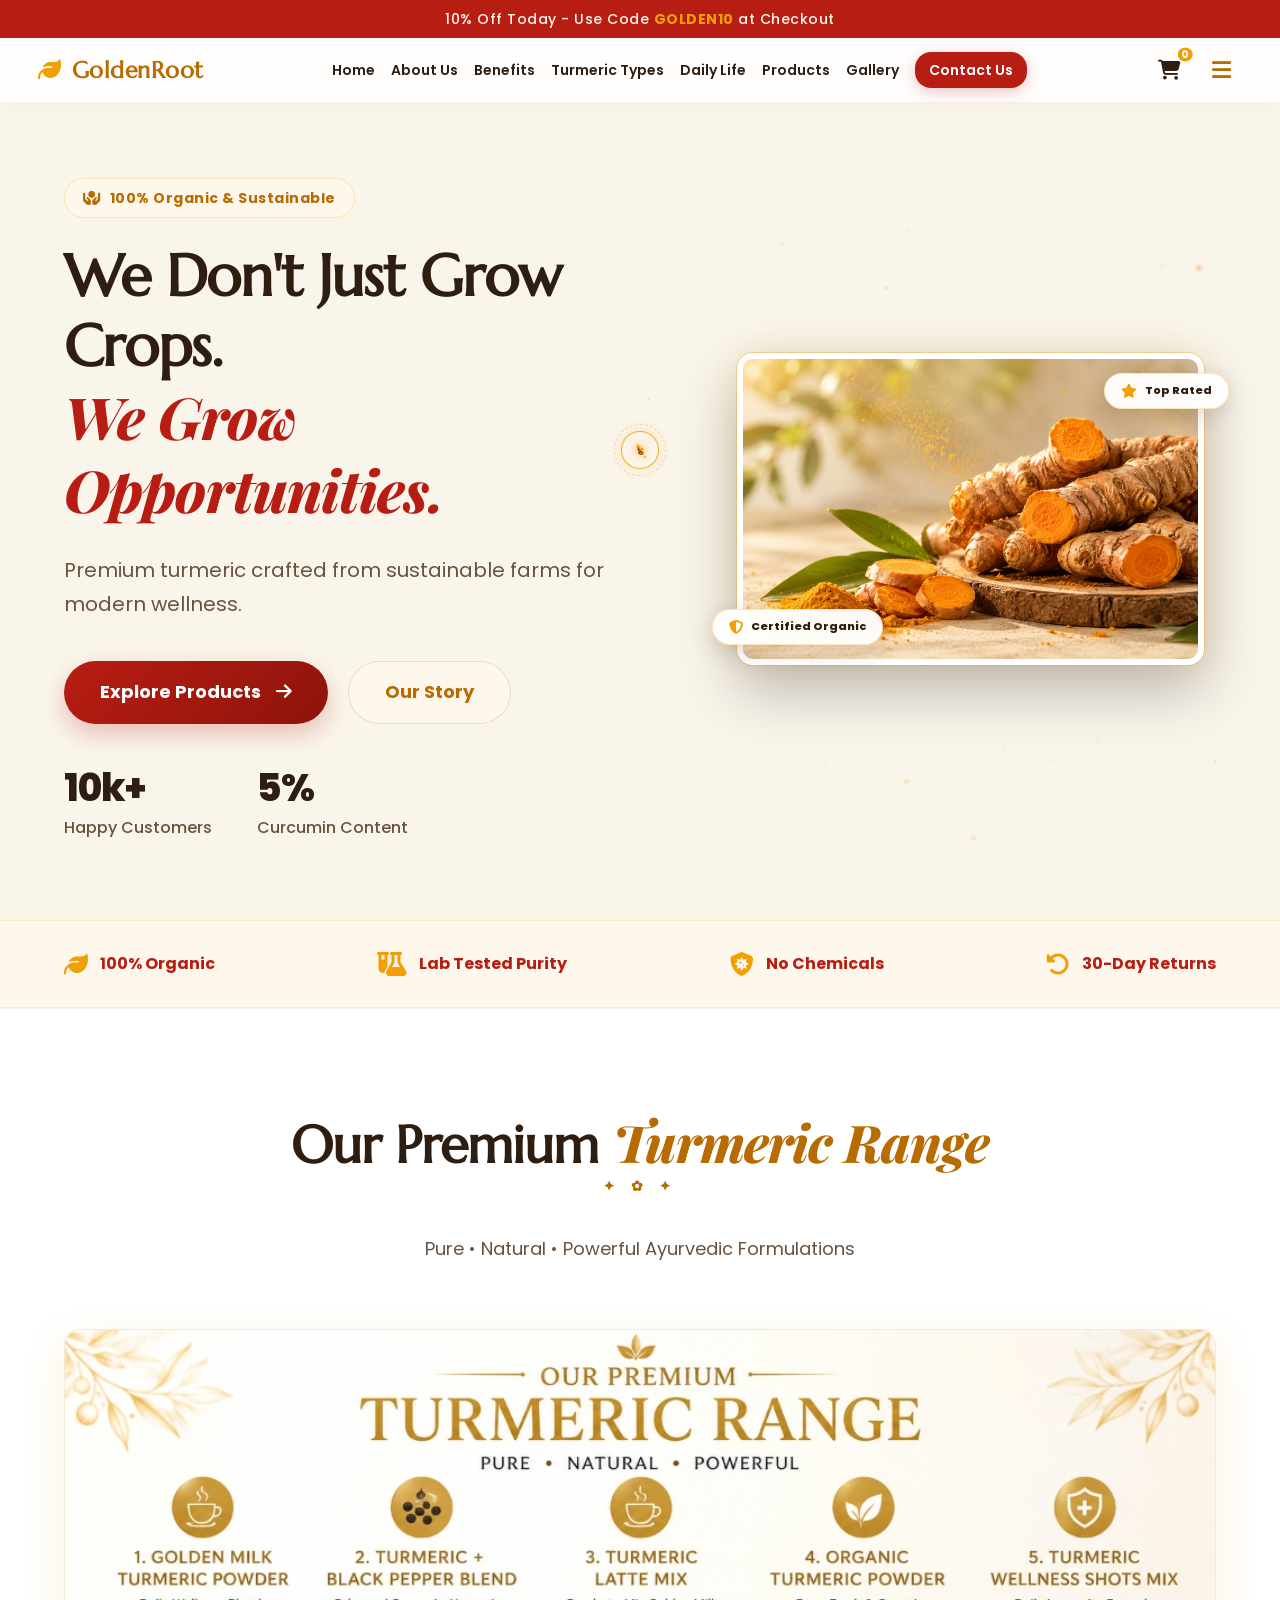
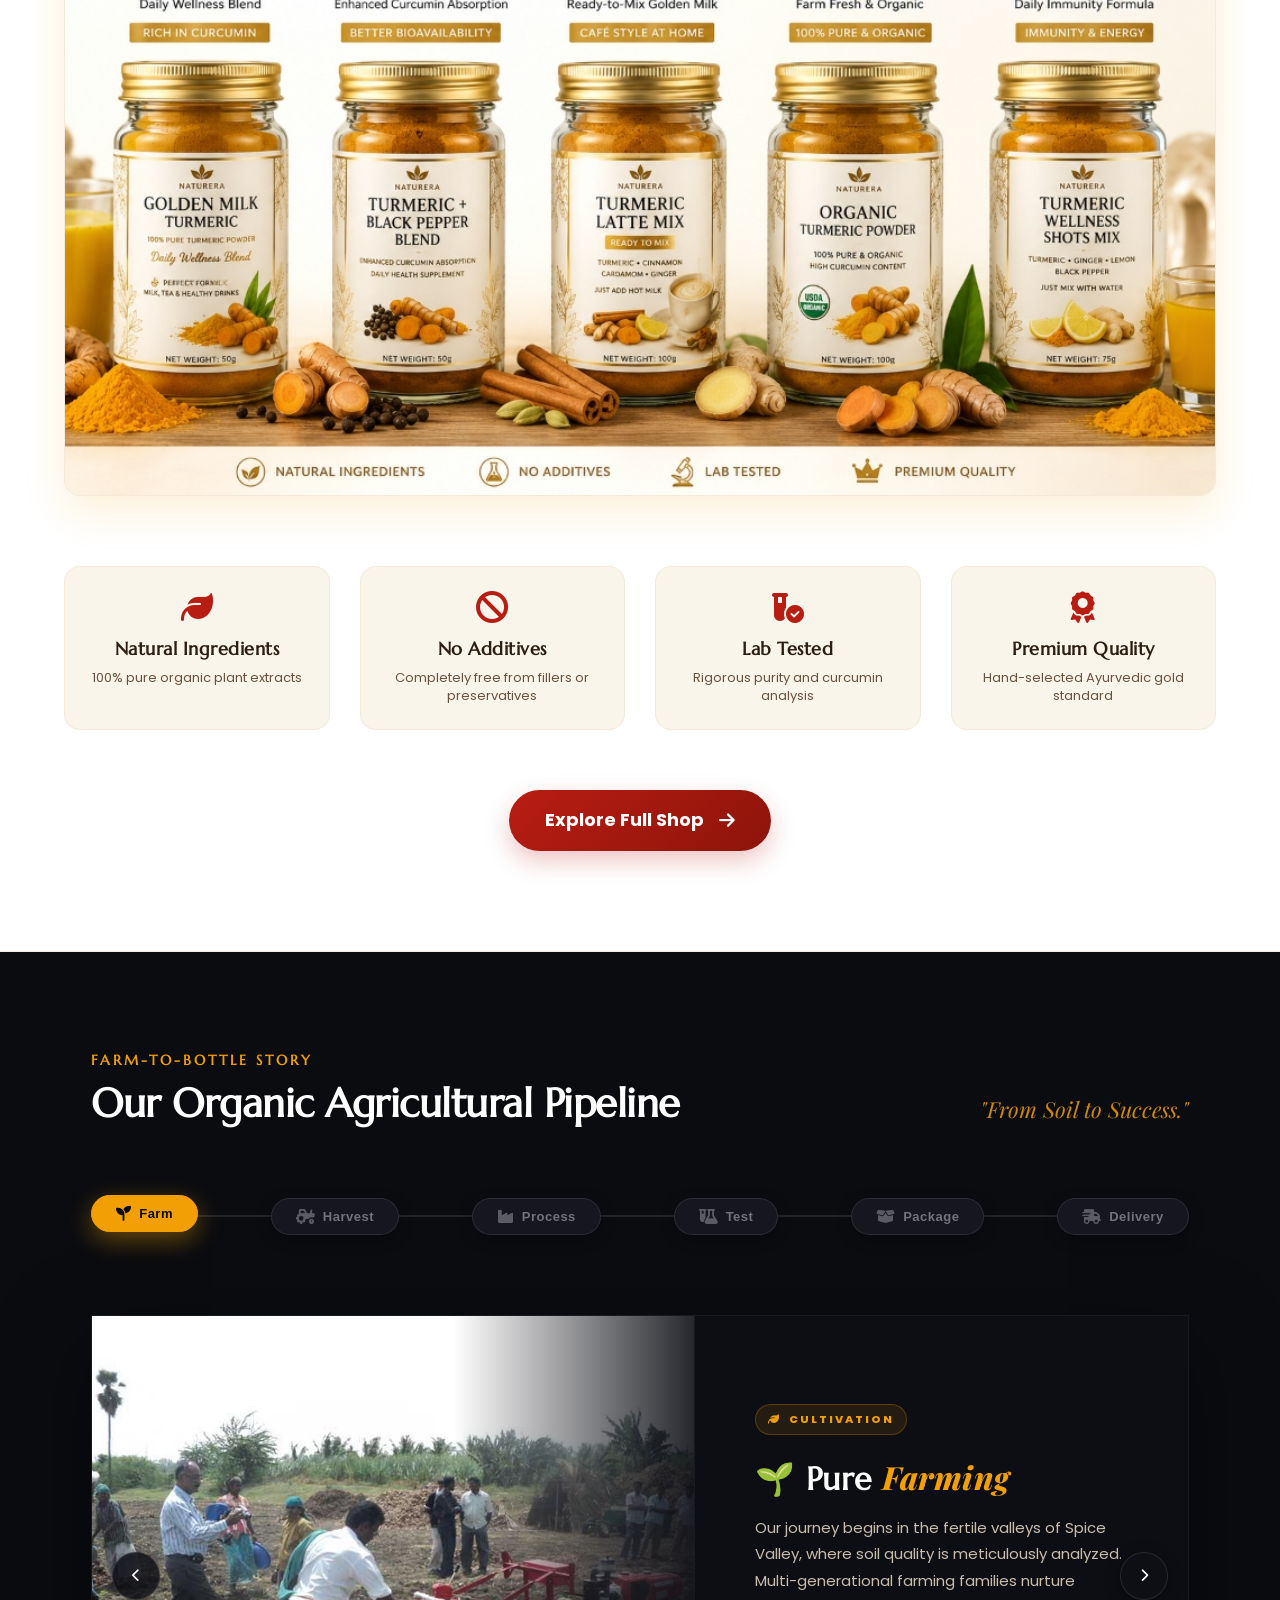
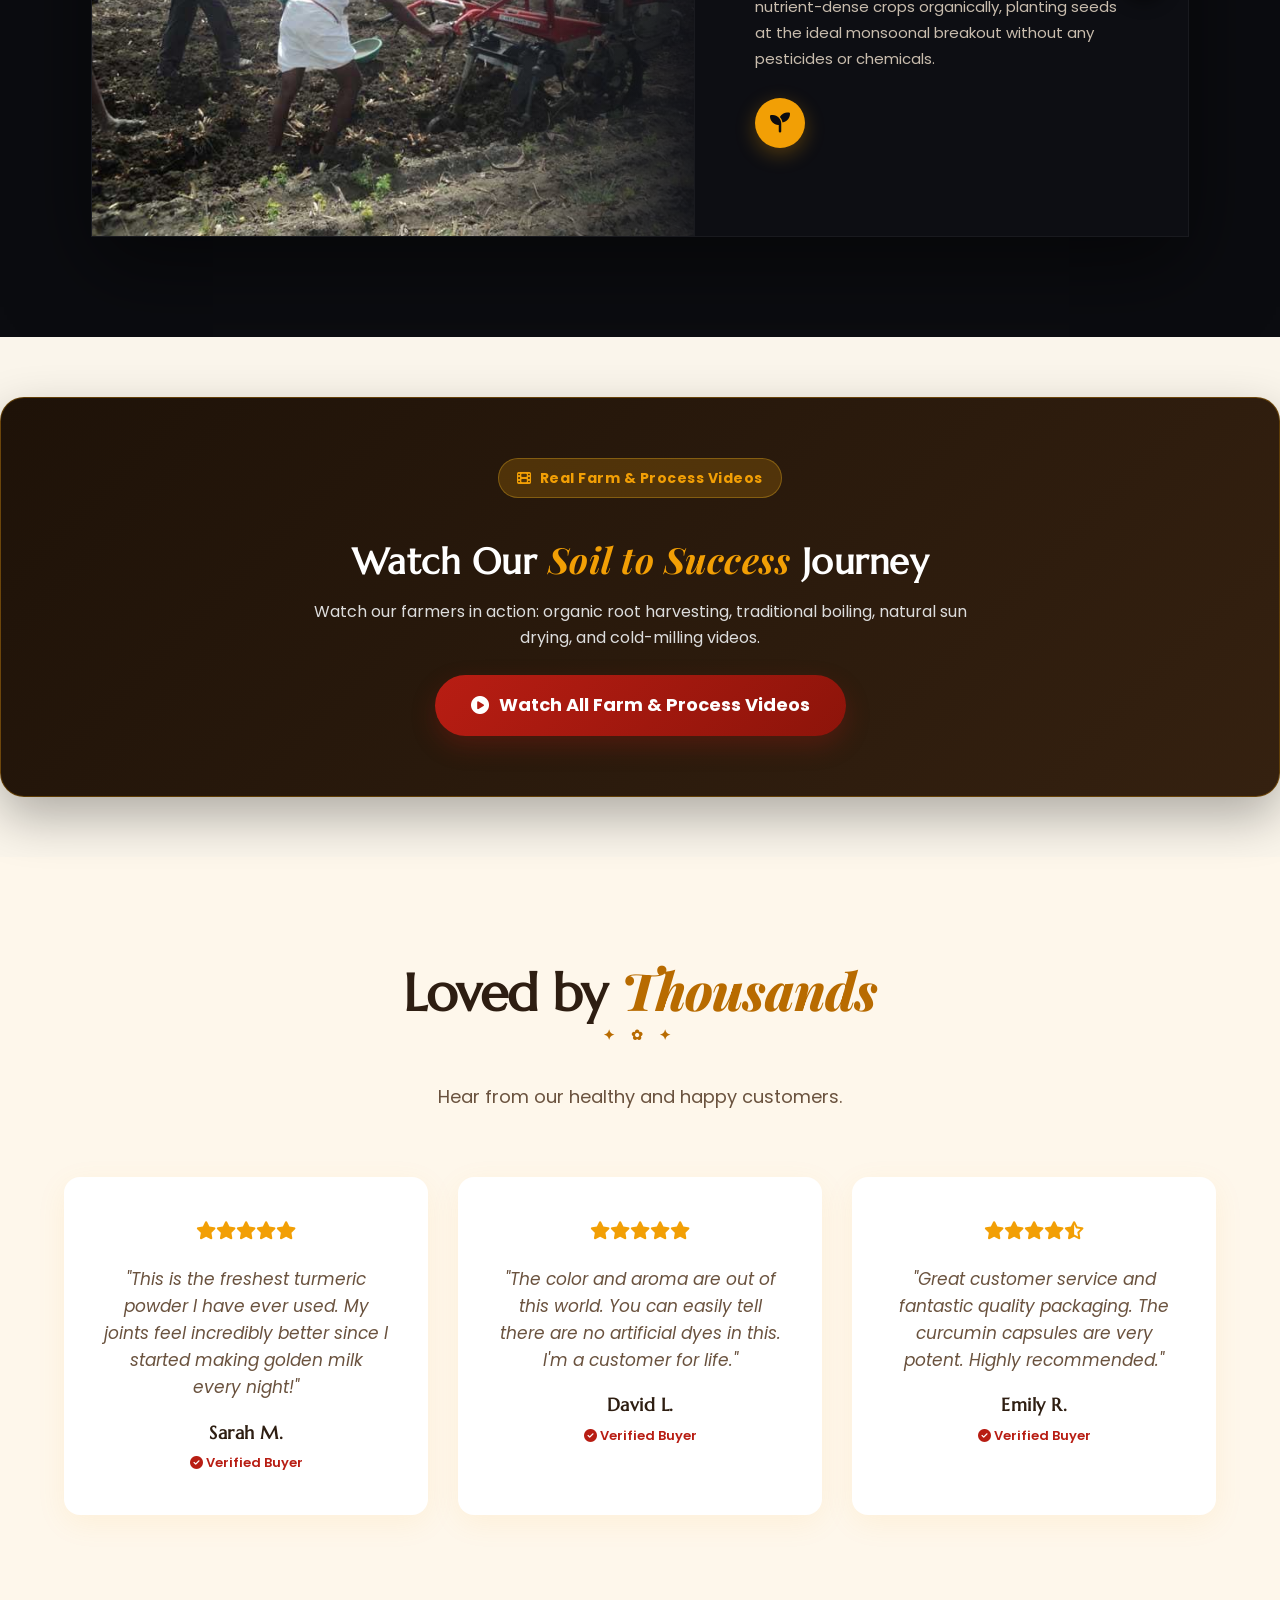
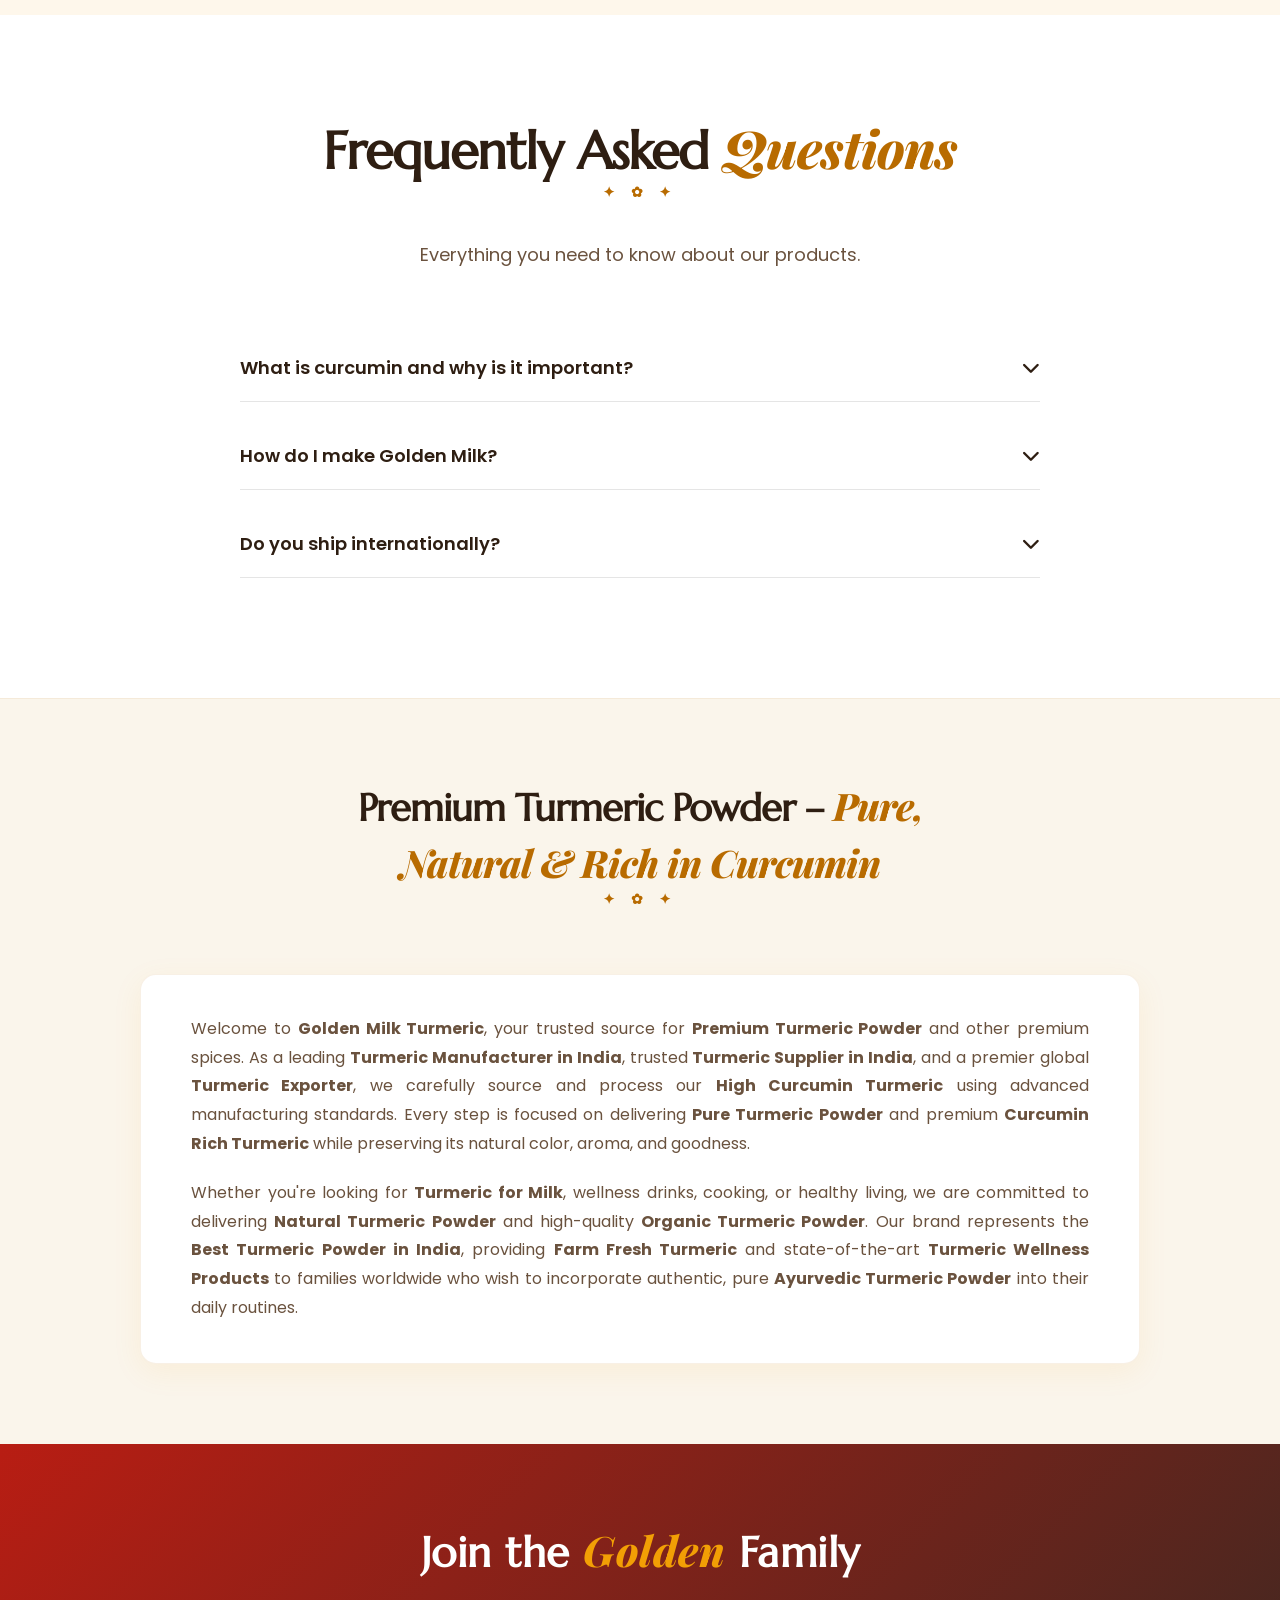
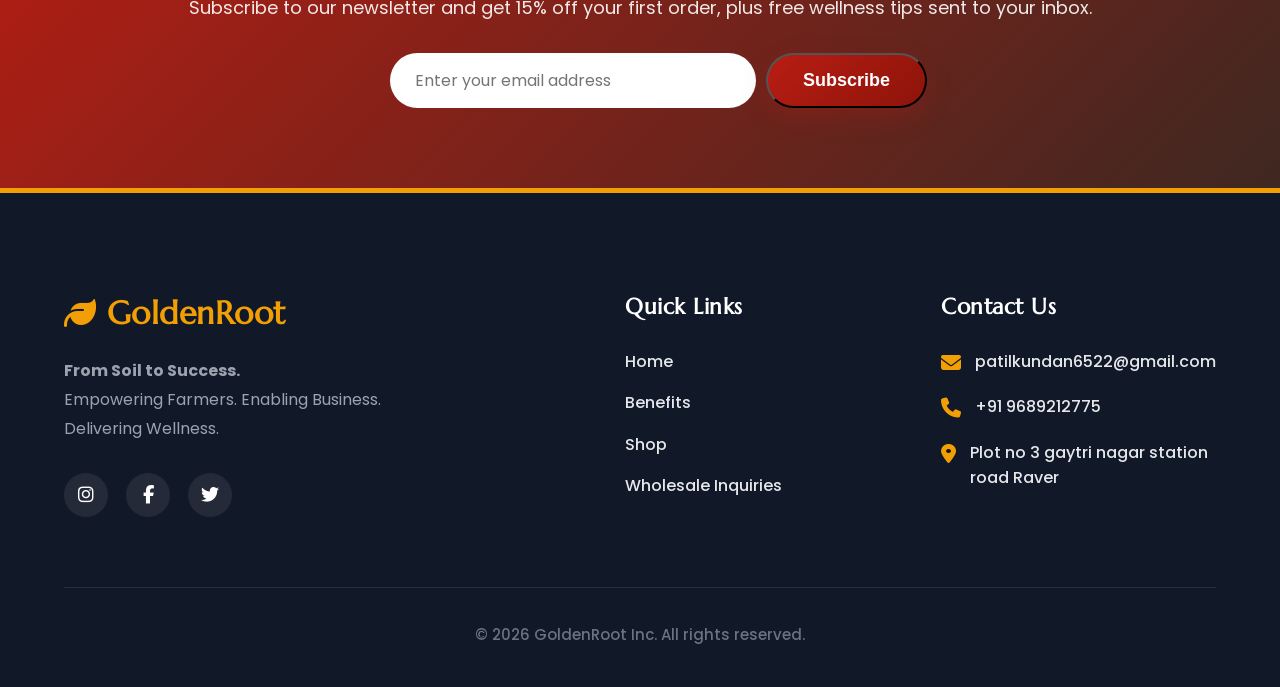
<file: index.html>
<!DOCTYPE html>
<html lang="en">

<head>
  <meta charset="UTF-8">
  <meta name="viewport" content="width=device-width, initial-scale=1.0">
  <title>Golden Root | Premium Organic Turmeric</title>
  <meta name="description"
    content="Discover GoldenRoot, the best organic turmeric powder in India. Curcumin-rich, farm-fresh turmeric wellness products, hygienically processed. Pure, natural Ayurvedic turmeric powder exporter, manufacturer, and supplier.">
  <meta name="keywords"
    content="Premium Turmeric Powder, Pure Turmeric Powder, Golden Milk Turmeric, Organic Turmeric Powder, High Curcumin Turmeric, Turmeric for Milk, Natural Turmeric Powder, Best Turmeric Powder in India, Turmeric Wellness Products, Ayurvedic Turmeric Powder, Farm Fresh Turmeric, Turmeric Manufacturer in India, Turmeric Supplier in India, Turmeric Exporter, Curcumin Rich Turmeric">
  <link rel="stylesheet" href="style.css?v=2">
  <link
    href="https://fonts.googleapis.com/css2?family=Poppins:wght@300;400;500;600;700;800&family=Playfair+Display:ital,wght@0,600;1,600&display=swap"
    rel="stylesheet">
  <link rel="stylesheet" href="https://cdnjs.cloudflare.com/ajax/libs/font-awesome/6.4.0/css/all.min.css">
</head>

<body>
  <!-- Top Announcement Bar -->
  <div class="top-announcement">
    <p>10% Off Today - Use Code <strong>GOLDEN10</strong> at Checkout</p>
  </div>

  <!-- Navigation -->
  <nav class="navbar">
    <div class="nav-container">
      <div class="logo">
        <i class="fa-solid fa-leaf"></i> GoldenRoot
      </div>
      <div class="nav-links-wrapper">
        <ul class="nav-links">
          <li><a href="index.html">Home</a></li>
          <li><a href="about.html">About Us</a></li>
          <li><a href="benefits.html">Benefits</a></li>
          <li><a href="types.html">Turmeric Types</a></li>
          <li><a href="dailylife.html">Daily Life</a></li>
          <li><a href="products.html">Products</a></li>
          <li><a href="gallery.html">Gallery</a></li>
          <li><a href="#contact" class="btn-nav">Contact Us</a></li>
        </ul>
      </div>
      <div class="nav-icons">
        <div class="cart-icon-wrapper" onclick="toggleCart()">
          <i class="fa-solid fa-cart-shopping"></i>
          <span class="cart-badge" id="nav-cart-badge">0</span>
        </div>
        <div class="hamburger">
          <i class="fa-solid fa-bars"></i>
        </div>
      </div>
    </div>
  </nav>

  <!-- Hero Section -->
  <header id="home" class="hero">
    <div class="hero-content">
      <div class="badge"><i class="fa-solid fa-hands-holding-circle"></i> 100% Organic & Sustainable</div>
      <h1>We Don't Just Grow Crops.<br><span>We Grow Opportunities.</span></h1>
      <p>Premium turmeric crafted from sustainable farms for modern wellness.</p>
      <div class="hero-btns">
        <a href="#products" class="btn btn-primary">Explore Products <i class="fa-solid fa-arrow-right"
            style="margin-left: 5px;"></i></a>
        <a href="about.html" class="btn btn-secondary">Our Story</a>
      </div>
      <div class="stats">
        <div class="stat"><span class="highlight">10k+</span> Happy Customers</div>
        <div class="stat"><span class="highlight">5%</span> Curcumin Content</div>
      </div>
    </div>
    <div class="hero-image">
      <!-- Ambient background particle canvas -->
      <canvas class="hero-bg-canvas" id="hero-particles"></canvas>
      <div class="image-wrapper">
        <img src="assets/hero_turmeric_realistic.jpg" alt="Premium GoldenRoot Turmeric Mockup">
        <div class="floating-badge top-right"><i class="fa-solid fa-star"></i> Top Rated</div>
        <div class="floating-badge bottom-left"><i class="fa-solid fa-shield-halved"></i> Certified Organic</div>
      </div>
    </div>
  </header>

  <!-- Trust Badges Section -->
  <section class="trust-badges">
    <div class="trust-container">
      <div class="trust-item"><i class="fa-solid fa-leaf"></i><span>100% Organic</span></div>
      <div class="trust-item"><i class="fa-solid fa-flask-vial"></i><span>Lab Tested Purity</span></div>
      <div class="trust-item"><i class="fa-solid fa-shield-virus"></i><span>No Chemicals</span></div>
      <div class="trust-item"><i class="fa-solid fa-rotate-left"></i><span>30-Day Returns</span></div>
    </div>
  </section>


  <!-- Premium Turmeric Range Showcase Section -->
  <section id="range-showcase" class="range-showcase">
    <div class="section-title">
      <h2>Our Premium <span>Turmeric Range</span></h2>
      <p>Pure • Natural • Powerful Ayurvedic Formulations</p>
    </div>
    <div class="range-container">
      <div class="range-infographic-wrapper">
        <img src="assets/turmeric_range_infographic.jpg"
          alt="Our Premium Turmeric Range - Golden Milk, Black Pepper Blend, Latte Mix, Organic Powder, Wellness Shots Mix">
      </div>
      <div class="range-benefits-strip">
        <div class="range-benefit-item">
          <i class="fa-solid fa-leaf"></i>
          <h4>Natural Ingredients</h4>
          <p>100% pure organic plant extracts</p>
        </div>
        <div class="range-benefit-item">
          <i class="fa-solid fa-ban"></i>
          <h4>No Additives</h4>
          <p>Completely free from fillers or preservatives</p>
        </div>
        <div class="range-benefit-item">
          <i class="fa-solid fa-vial-circle-check"></i>
          <h4>Lab Tested</h4>
          <p>Rigorous purity and curcumin analysis</p>
        </div>
        <div class="range-benefit-item">
          <i class="fa-solid fa-award"></i>
          <h4>Premium Quality</h4>
          <p>Hand-selected Ayurvedic gold standard</p>
        </div>
      </div>
      <div class="range-cta">
        <a href="products.html" class="btn btn-primary">Explore Full Shop <i class="fa-solid fa-arrow-right"
            style="margin-left: 5px;"></i></a>
      </div>
    </div>
  </section>

  <!-- Farm-to-Bottle Story Section (Compact Interactive Dashboard Slider) -->
  <section class="journey-compact-section" id="farm-to-bottle">
    <div class="journey-container">

      <!-- Section Header -->
      <div class="journey-header">
        <div class="journey-title-wrap">
          <h4>Farm-to-Bottle Story</h4>
          <h2>Our Organic Agricultural Pipeline</h2>
        </div>
        <div class="journey-motto">
          "From Soil to Success."
        </div>
      </div>

      <!-- Glowing Stepping Timeline Stepper (Top Navigation Bar) -->
      <div class="journey-stepper-container">
        <div class="journey-stepper-track">
          <div class="journey-stepper-progress" id="journey-stepper-progress"></div>
        </div>
        <div class="journey-stepper-nodes">
          <button class="stepper-node active" data-step="0"><i
              class="fa-solid fa-seedling"></i><span>Farm</span></button>
          <button class="stepper-node" data-step="1"><i class="fa-solid fa-tractor"></i><span>Harvest</span></button>
          <button class="stepper-node" data-step="2"><i class="fa-solid fa-industry"></i><span>Process</span></button>
          <button class="stepper-node" data-step="3"><i class="fa-solid fa-flask-vial"></i><span>Test</span></button>
          <button class="stepper-node" data-step="4"><i class="fa-solid fa-box-open"></i><span>Package</span></button>
          <button class="stepper-node" data-step="5"><i
              class="fa-solid fa-truck-fast"></i><span>Delivery</span></button>
        </div>
      </div>

      <!-- Main Slider Area -->
      <div class="journey-slider-viewport">
        <!-- Floating Navigation Chevrons -->
        <button class="journey-arrow-btn prev-btn" id="journey-prev" aria-label="Previous step">
          <i class="fa-solid fa-chevron-left"></i>
        </button>
        <button class="journey-arrow-btn next-btn" id="journey-next" aria-label="Next step">
          <i class="fa-solid fa-chevron-right"></i>
        </button>

        <!-- Slider Track for slides -->
        <div class="journey-slider-track" id="journey-slider-track">

          <!-- Slide 1: 🌱 Farm -->
          <div class="journey-slide active" data-slide="0">
            <div class="journey-media-panel">
              <div class="ken-burns-bg kb-zoom-in">
                <img src="assets/step1_land_prep.png"
                  alt="Fertile soils and land preparation at GoldenRoot organic farms">
              </div>
            </div>
            <div class="journey-text-panel">
              <div class="journey-info-card">
                <span class="stage-badge"><i class="fa-solid fa-leaf"></i> Cultivation</span>
                <h3>🌱 Pure <span>Farming</span></h3>
                <p>Our journey begins in the fertile valleys of Spice Valley, where soil quality is meticulously
                  analyzed. Multi-generational farming families nurture nutrient-dense crops organically, planting seeds
                  at the ideal monsoonal breakout without any pesticides or chemicals.</p>
                <div class="journey-icon-wrap"><i class="fa-solid fa-seedling"></i></div>
              </div>
            </div>
          </div>

          <!-- Slide 2: 🚜 Harvest -->
          <div class="journey-slide" data-slide="1">
            <div class="journey-media-panel">
              <div class="ken-burns-bg kb-pan-left">
                <img src="assets/step4_harvest_roots.jpg" alt="Harvesting mature curcumin-rich turmeric roots">
              </div>
            </div>
            <div class="journey-text-panel">
              <div class="journey-info-card">
                <span class="stage-badge"><i class="fa-solid fa-tractor"></i> Maturity</span>
                <h3>🚜 Meticulous <span>Harvest</span></h3>
                <p>After 7–9 months of organic care, the turmeric rhizomes reach peak curcumin concentration (5-6%+).
                  Roots are harvested carefully by hand to preserve the delicate essential oils and sorted instantly to
                  select only the gold-grade specimens.</p>
                <div class="journey-icon-wrap"><i class="fa-solid fa-hands-holding"></i></div>
              </div>
            </div>
          </div>

          <!-- Slide 3: 🏭 Processing -->
          <div class="journey-slide" data-slide="2">
            <div class="journey-media-panel">
              <div class="ken-burns-bg kb-pan-right">
                <img src="assets/step7_drying_slices.jpg" alt="Traditional boiling curing and sun drying slices">
              </div>
            </div>
            <div class="journey-text-panel">
              <div class="journey-info-card">
                <span class="stage-badge"><i class="fa-solid fa-industry"></i> Processing</span>
                <h3>🏭 Cold <span>Curing & Milling</span></h3>
                <p>Cleaned specimens are boiled in a hygienic, controlled environment to cure the color, then spread
                  across clean sun-drying yards. The fully dried turmeric fingers are polished and slow-milled under low
                  temperatures to preserve natural curcumin structure.</p>
                <div class="journey-icon-wrap"><i class="fa-solid fa-gears"></i></div>
              </div>
            </div>
          </div>

          <!-- Slide 4: 🔬 Testing -->
          <div class="journey-slide" data-slide="3">
            <div class="journey-media-panel">
              <div class="ken-burns-bg kb-zoom-in">
                <img src="assets/step10_test_petri.png" alt="Laboratory testing for curcumin percentage and purity">
              </div>
            </div>
            <div class="journey-text-panel">
              <div class="journey-info-card">
                <span class="stage-badge"><i class="fa-solid fa-flask-vial"></i> Quality Control</span>
                <h3>🔬 Rigorous <span>Lab Testing</span></h3>
                <p>Every single batch is analyzed inside state-of-the-art laboratories. Auditors run strict tests
                  checking for absolute purity, active essential oils, moisture control, and verifying high curcumin
                  composition (up to 6%), certifying no chemical additives.</p>
                <div class="journey-icon-wrap"><i class="fa-solid fa-vial-circle-check"></i></div>
              </div>
            </div>
          </div>

          <!-- Slide 5: 📦 Packaging -->
          <div class="journey-slide" data-slide="4">
            <div class="journey-media-panel">
              <div class="ken-burns-bg kb-zoom-out">
                <img src="assets/step11_packaging.png" alt="Kraft pouch standing packaging of organic turmeric powder">
              </div>
            </div>
            <div class="journey-text-panel">
              <div class="journey-info-card">
                <span class="stage-badge"><i class="fa-solid fa-box-open"></i> Hygiene</span>
                <h3>📦 Premium <span>Packaging</span></h3>
                <p>Once approved, the powder is packed in eco-friendly, food-grade Kraft stand-up pouches. The airtight
                  seal preserves color, freshness, and vital antioxidants, locking the active nutrients inside until it
                  reaches your kitchen.</p>
                <div class="journey-icon-wrap"><i class="fa-solid fa-box-archive"></i></div>
              </div>
            </div>
          </div>

          <!-- Slide 6: 🚚 Delivery -->
          <div class="journey-slide" data-slide="5">
            <div class="journey-media-panel">
              <div class="ken-burns-bg kb-pan-left">
                <img src="assets/premium_golden_milk.jpg"
                  alt="Global logistics shipping premium turmeric straight to homes">
              </div>
            </div>
            <div class="journey-text-panel">
              <div class="journey-info-card">
                <span class="stage-badge"><i class="fa-solid fa-truck-fast"></i> Logistics</span>
                <h3>🚚 Global <span>Wellness Delivery</span></h3>
                <p>From local farms to your home, our efficient distribution network ships fresh, curcumin-rich organic
                  turmeric straight to your doorstep globally. Pure Ayurvedic wellness is served directly to you, from
                  soil to success!</p>
                <div class="journey-icon-wrap"><i class="fa-solid fa-truck-ramp-box"></i></div>
              </div>
            </div>
          </div>

        </div>

      </div>

    </div>
  </section>

  <!-- Video Showcase Callout Section -->
  <section class="video-callout-banner">
    <div class="video-callout-container">
      <span class="badge" style="background: rgba(242, 159, 5, 0.2); color: var(--primary);"><i class="fa-solid fa-film"></i> Real Farm & Process Videos</span>
      <h2>Watch Our <span>Soil to Success</span> Journey</h2>
      <p>Watch our farmers in action: organic root harvesting, traditional boiling, natural sun drying, and cold-milling videos.</p>
      <a href="gallery.html" class="btn btn-primary"><i class="fa-solid fa-circle-play"></i> Watch All Farm & Process Videos</a>
    </div>
  </section>

  <!-- Testimonials Section -->
  <section id="testimonials" class="testimonials">
    <div class="section-title">
      <h2>Loved by <span>Thousands</span></h2>
      <p>Hear from our healthy and happy customers.</p>
    </div>
    <div class="testimonials-grid">
      <div class="testimonial-card">
        <div class="stars"><i class="fa-solid fa-star"></i><i class="fa-solid fa-star"></i><i
            class="fa-solid fa-star"></i><i class="fa-solid fa-star"></i><i class="fa-solid fa-star"></i></div>
        <p>"This is the freshest turmeric powder I have ever used. My joints feel incredibly better since I started
          making golden milk every night!"</p>
        <h4>Sarah M.</h4>
        <span class="verified"><i class="fa-solid fa-circle-check"></i> Verified Buyer</span>
      </div>
      <div class="testimonial-card">
        <div class="stars"><i class="fa-solid fa-star"></i><i class="fa-solid fa-star"></i><i
            class="fa-solid fa-star"></i><i class="fa-solid fa-star"></i><i class="fa-solid fa-star"></i></div>
        <p>"The color and aroma are out of this world. You can easily tell there are no artificial dyes in this. I'm a
          customer for life."</p>
        <h4>David L.</h4>
        <span class="verified"><i class="fa-solid fa-circle-check"></i> Verified Buyer</span>
      </div>
      <div class="testimonial-card">
        <div class="stars"><i class="fa-solid fa-star"></i><i class="fa-solid fa-star"></i><i
            class="fa-solid fa-star"></i><i class="fa-solid fa-star"></i><i class="fa-solid fa-star-half-stroke"></i>
        </div>
        <p>"Great customer service and fantastic quality packaging. The curcumin capsules are very potent. Highly
          recommended."</p>
        <h4>Emily R.</h4>
        <span class="verified"><i class="fa-solid fa-circle-check"></i> Verified Buyer</span>
      </div>
    </div>
  </section>

  <!-- FAQ Section -->
  <section id="faq" class="faq-section">
    <div class="section-title">
      <h2>Frequently Asked <span>Questions</span></h2>
      <p>Everything you need to know about our products.</p>
    </div>
    <div class="faq-container">
      <div class="faq-item">
        <button class="faq-question">What is curcumin and why is it important?<i
            class="fa-solid fa-chevron-down"></i></button>
        <div class="faq-answer">
          <p>Curcumin is the main active ingredient in turmeric. It has powerful anti-inflammatory effects and is a very
            strong antioxidant. Our turmeric is lab-tested to ensure a high curcumin content (5%+).</p>
        </div>
      </div>
      <div class="faq-item">
        <button class="faq-question">How do I make Golden Milk?<i class="fa-solid fa-chevron-down"></i></button>
        <div class="faq-answer">
          <p>Mix 1 tsp of our turmeric powder in a cup of warm milk (or almond/oat milk). Add a pinch of black pepper
            (enhances absorption by 2000%), and sweeten with honey to taste.</p>
        </div>
      </div>
      <div class="faq-item">
        <button class="faq-question">Do you ship internationally?<i class="fa-solid fa-chevron-down"></i></button>
        <div class="faq-answer">
          <p>Currently, we ship to the US and Canada. We are working on expanding our logistics to offer worldwide
            shipping very soon!</p>
        </div>
      </div>
    </div>
  </section>

  <!-- Homepage SEO Content Section -->
  <section class="seo-info-section">
    <div class="seo-container">
      <div class="section-title">
        <h2>Premium Turmeric Powder – <span>Pure, Natural & Rich in Curcumin</span></h2>
      </div>
      <div class="seo-content-block">
        <p>Welcome to <strong>Golden Milk Turmeric</strong>, your trusted source for <strong>Premium Turmeric
            Powder</strong> and other premium spices. As a leading <strong>Turmeric Manufacturer in India</strong>,
          trusted <strong>Turmeric Supplier in India</strong>, and a premier global <strong>Turmeric Exporter</strong>,
          we carefully source and process our <strong>High Curcumin Turmeric</strong> using advanced manufacturing
          standards. Every step is focused on delivering <strong>Pure Turmeric Powder</strong> and premium
          <strong>Curcumin Rich Turmeric</strong> while preserving its natural color, aroma, and goodness.
        </p>
        <p>Whether you're looking for <strong>Turmeric for Milk</strong>, wellness drinks, cooking, or healthy living,
          we are committed to delivering <strong>Natural Turmeric Powder</strong> and high-quality <strong>Organic
            Turmeric Powder</strong>. Our brand represents the <strong>Best Turmeric Powder in India</strong>, providing
          <strong>Farm Fresh Turmeric</strong> and state-of-the-art <strong>Turmeric Wellness Products</strong> to
          families worldwide who wish to incorporate authentic, pure <strong>Ayurvedic Turmeric Powder</strong> into
          their daily routines.
        </p>
      </div>
    </div>
  </section>

  <!-- Newsletter Section -->
  <section class="newsletter">
    <div class="newsletter-container">
      <div class="newsletter-content">
        <h2>Join the <span>Golden</span> Family</h2>
        <p>Subscribe to our newsletter and get 15% off your first order, plus free wellness tips sent to your inbox.</p>
        <form class="newsletter-form" onsubmit="event.preventDefault(); alert('Subscribed successfully!');">
          <input type="email" placeholder="Enter your email address" required>
          <button type="submit" class="btn btn-primary">Subscribe</button>
        </form>
      </div>
    </div>
  </section>

  <!-- Footer -->
  <footer id="contact">
    <div class="footer-content">
      <div class="footer-brand">
        <h3><i class="fa-solid fa-leaf"></i> GoldenRoot</h3>
        <p><strong>From Soil to Success.</strong><br>Empowering Farmers. Enabling Business. Delivering Wellness.</p>
        <div class="socials">
          <a href="#"><i class="fa-brands fa-instagram"></i></a>
          <a href="#"><i class="fa-brands fa-facebook-f"></i></a>
          <a href="#"><i class="fa-brands fa-twitter"></i></a>
        </div>
      </div>
      <div class="footer-links">
        <h4>Quick Links</h4>
        <ul>
          <li><a href="#home">Home</a></li>
          <li><a href="#benefits">Benefits</a></li>
          <li><a href="#products">Shop</a></li>
          <li><a href="#">Wholesale Inquiries</a></li>
        </ul>
      </div>
      <div class="footer-contact">
        <h4>Contact Us</h4>
        <p><i class="fa-solid fa-envelope"></i> patilkundan6522@gmail.com</p>
        <p><i class="fa-solid fa-phone"></i> +91 9689212775</p>
        <p><i class="fa-solid fa-location-dot"></i> Plot no 3 gaytri nagar station road Raver</p>
      </div>
    </div>
    <div class="footer-bottom">
      <p>&copy; 2026 GoldenRoot Inc. All rights reserved.</p>
    </div>
  </footer>

  <!-- Cart Sidebar -->
  <div class="cart-overlay" id="cart-overlay" onclick="toggleCart()"></div>
  <div class="cart-sidebar" id="cart-sidebar">
    <div class="cart-header">
      <h2>Your Cart</h2>
      <button class="close-cart" onclick="toggleCart()"><i class="fa-solid fa-xmark"></i></button>
    </div>
    <div class="cart-items" id="cart-items-container">
      <!-- Cart items injected via JS -->
    </div>
    <div class="cart-footer">
      <div class="cart-total">
        <span>Subtotal</span>
        <span id="cart-total-price">₹0.00</span>
      </div>
      <p class="taxes-notice">Taxes and shipping calculated at checkout</p>
      <button class="btn btn-primary checkout-btn" onclick="checkout()">Proceed to Checkout</button>
    </div>
  </div>

  <script>
    // Navigation Hamburger
    const hamburger = document.querySelector('.hamburger');
    const navLinks = document.querySelector('.nav-links');

    hamburger.addEventListener('click', () => {
      navLinks.classList.toggle('active');
      hamburger.classList.toggle('active');
    });

    document.querySelectorAll('.nav-links a').forEach(link => {
      link.addEventListener('click', () => {
        navLinks.classList.remove('active');
        hamburger.classList.remove('active');
      });
    });



    // FAQ Accordion
    const faqs = document.querySelectorAll('.faq-question');
    faqs.forEach(faq => {
      faq.addEventListener('click', () => {
        faq.classList.toggle('active');
        const answer = faq.nextElementSibling;
        if (faq.classList.contains('active')) {
          answer.style.maxHeight = answer.scrollHeight + 'px';
        } else {
          answer.style.maxHeight = '0';
        }
      });
    });

    // Cart Logic
    let cart = JSON.parse(localStorage.getItem('goldenRootCart')) || [];

    function saveCart() {
      localStorage.setItem('goldenRootCart', JSON.stringify(cart));
      renderCart();
    }

    function addToCart(id, name, price, img) {
      const existing = cart.find(item => item.id === id);
      if (existing) {
        existing.quantity += 1;
      } else {
        cart.push({ id, name, price, img, quantity: 1 });
      }
      saveCart();
      const overlay = document.querySelector('.cart-overlay');
      if (!overlay.classList.contains('active')) {
        toggleCart(); // Open cart to show user
      }
    }

    function removeFromCart(id) {
      cart = cart.filter(item => item.id !== id);
      saveCart();
    }

    function updateQuantity(id, delta) {
      const item = cart.find(item => item.id === id);
      if (item) {
        item.quantity += delta;
        if (item.quantity <= 0) removeFromCart(id);
        else saveCart();
      }
    }

    function renderCart() {
      const container = document.getElementById('cart-items-container');
      const badgeContainer = document.getElementById('nav-cart-badge');
      const totalPriceEl = document.getElementById('cart-total-price');

      let totalItems = 0;
      let totalPrice = 0;

      container.innerHTML = '';

      if (cart.length === 0) {
        container.innerHTML = '<p class="empty-cart"><i class="fa-solid fa-basket-shopping"></i><br>Your cart is empty.</p>';
      } else {
        cart.forEach(item => {
          totalItems += item.quantity;
          totalPrice += item.price * item.quantity;

          container.innerHTML += `
            <div class="cart-item">
              <img src="${item.img}" alt="${item.name}">
              <div class="cart-item-details">
                <h4>${item.name}</h4>
                <div class="cart-item-price">₹${item.price.toFixed(2)}</div>
                <div class="cart-item-quantity">
                  <button onclick="updateQuantity(${item.id}, -1)">-</button>
                  <span>${item.quantity}</span>
                  <button onclick="updateQuantity(${item.id}, 1)">+</button>
                </div>
              </div>
              <button class="remove-item" onclick="removeFromCart(${item.id})"><i class="fa-solid fa-trash"></i></button>
            </div>
          `;
        });
      }

      badgeContainer.textContent = totalItems;
      totalPriceEl.textContent = '₹' + totalPrice.toFixed(2);
    }

    function toggleCart() {
      document.getElementById('cart-sidebar').classList.toggle('active');
      document.getElementById('cart-overlay').classList.toggle('active');
    }

    function checkout() {
      if (cart.length === 0) return alert('Your cart is empty');
      alert('Proceeding to checkout with ' + cart.length + ' items!\nTotal: ₹' + document.getElementById('cart-total-price').innerText.replace('₹', ''));
    }

    // Initial render
    renderCart();

    // Change nav style on scroll
    window.addEventListener('scroll', () => {


      const nav = document.querySelector('.navbar');
      if (window.scrollY > 50) {
        nav.classList.add('scrolled');
      } else {
        nav.classList.remove('scrolled');
      }
    });
  </script>
  <script src="cursor.js"></script>
</body>

</html>
</file>
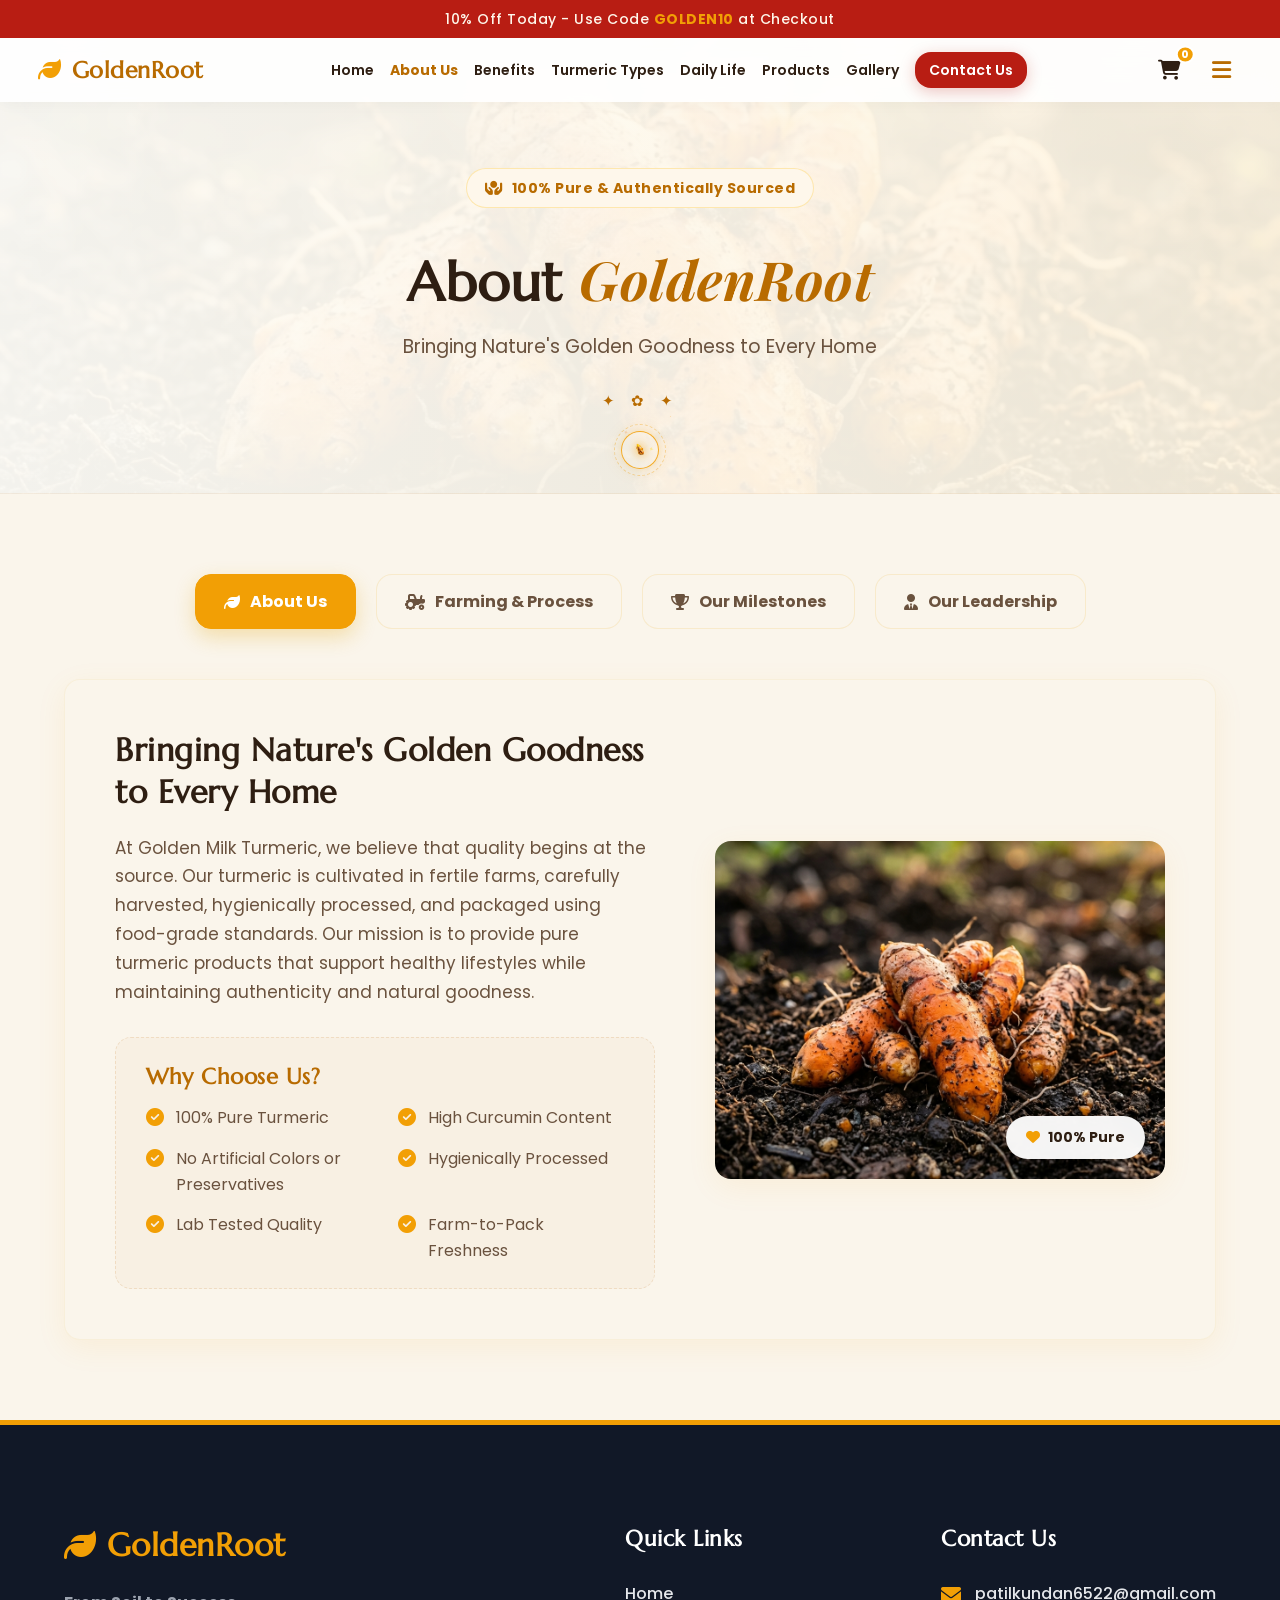
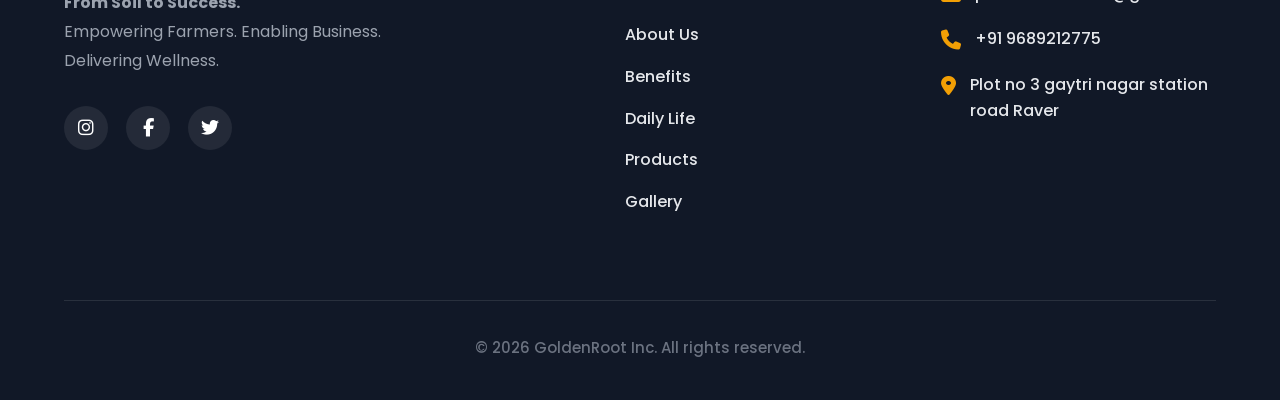
<file: about.html>
<!DOCTYPE html>
<html lang="en">

<head>
  <meta charset="UTF-8">
  <meta name="viewport" content="width=device-width, initial-scale=1.0">
  <title>About Us | Golden Root - Premium Organic Turmeric</title>
  <link rel="stylesheet" href="style.css?v=4">
  <link
    href="https://fonts.googleapis.com/css2?family=Poppins:wght@300;400;500;600;700;800&family=Playfair+Display:ital,wght@0,600;1,600&family=Marcellus&display=swap"
    rel="stylesheet">
  <link rel="stylesheet" href="https://cdnjs.cloudflare.com/ajax/libs/font-awesome/6.4.0/css/all.min.css">
  <style>
    /* Dedicated About Page Styles */
    .about-hero {
      background: linear-gradient(to right, rgba(253, 252, 247, 0.96), rgba(254, 246, 228, 0.93)), url('assets/turmeric_harvest.png') center/cover no-repeat;
      padding: 130px 5% 80px;
      text-align: center;
      border-bottom: 1px solid rgba(184, 107, 0, 0.08);
      position: relative;
    }

    .about-hero::after {
      content: '✦ ✿ ✦';
      display: block;
      margin-top: 25px;
      font-size: 15px;
      color: var(--primary-dark);
      letter-spacing: 6px;
    }

    .about-hero h1 {
      font-family: 'Marcellus', serif;
      font-size: 54px;
      color: var(--text-dark);
      margin-top: 15px;
      margin-bottom: 15px;
      line-height: 1.2;
    }

    .about-hero p {
      font-size: 19px;
      color: var(--text-light);
      max-width: 800px;
      margin: 0 auto;
      line-height: 1.8;
    }

    .about-page-container {
      padding: 80px 5%;
      max-width: 1400px;
      margin: 0 auto;
    }

    @media (max-width: 768px) {
      .about-hero h1 {
        font-size: 38px;
      }

      .about-hero p {
        font-size: 16px;
      }
    }
  </style>
</head>

<body>
  <!-- Top Announcement Bar -->
  <div class="top-announcement">
    <p>10% Off Today - Use Code <strong>GOLDEN10</strong> at Checkout</p>
  </div>

  <!-- Navigation -->
  <nav class="navbar">
    <div class="nav-container">
      <div class="logo">
        <i class="fa-solid fa-leaf"></i> GoldenRoot
      </div>
      <div class="nav-links-wrapper">
        <ul class="nav-links">
           <li><a href="index.html">Home</a></li>
          <li><a href="about.html" style="color: var(--primary-dark); font-weight: 700;">About Us</a></li>
          <li><a href="benefits.html">Benefits</a></li>
          <li><a href="types.html">Turmeric Types</a></li>
          <li><a href="dailylife.html">Daily Life</a></li>
          <li><a href="products.html">Products</a></li>
          <li><a href="gallery.html">Gallery</a></li>
          <li><a href="#contact" class="btn-nav">Contact Us</a></li>
        </ul>
      </div>
      <div class="nav-icons">
        <div class="cart-icon-wrapper" onclick="toggleCart()">
          <i class="fa-solid fa-cart-shopping"></i>
          <span class="cart-badge" id="nav-cart-badge">0</span>
        </div>
        <div class="hamburger">
          <i class="fa-solid fa-bars"></i>
        </div>
      </div>
    </div>
  </nav>

  <!-- About Hero -->
  <section class="about-hero">
    <div class="badge"><i class="fa-solid fa-hands-holding-circle"></i> 100% Pure & Authentically Sourced</div>
    <h1>About <span>GoldenRoot</span></h1>
    <p>Bringing Nature's Golden Goodness to Every Home</p>
  </section>

  <!-- Main About Content (Interactive Tabs) -->
  <div class="about-page-container">
    <div class="about-us-container" style="box-shadow: none; border: none; padding: 0;">
      <!-- Interactive Tabs Navigation -->
      <div class="about-tabs" style="margin-bottom: 50px;">
        <button class="about-tab-btn active" onclick="switchAboutTab('journey')">
          <i class="fa-solid fa-leaf"></i> About Us
        </button>
        <button class="about-tab-btn" onclick="switchAboutTab('plants')">
          <i class="fa-solid fa-tractor"></i> Farming & Process
        </button>
        <button class="about-tab-btn" onclick="switchAboutTab('milestones')">
          <i class="fa-solid fa-trophy"></i> Our Milestones
        </button>
        <button class="about-tab-btn" onclick="switchAboutTab('leadership')">
          <i class="fa-solid fa-user-tie"></i> Our Leadership
        </button>
      </div>

      <!-- Tab Content Area -->
      <div class="about-tab-content-wrapper">

        <!-- Tab 1: About Us -->
        <div id="about-journey" class="about-tab-content active">
          <div class="about-grid">
            <div class="about-text-column">
              <h3>Bringing Nature's Golden Goodness to Every Home</h3>
              <p>At Golden Milk Turmeric, we believe that quality begins at the source. Our turmeric is cultivated in
                fertile farms, carefully harvested, hygienically processed, and packaged using food-grade standards. Our
                mission is to provide pure turmeric products that support healthy lifestyles while maintaining
                authenticity and natural goodness.</p>

              <div class="why-choose-container">
                <h4 class="why-choose-heading">Why Choose Us?</h4>
                <ul class="about-list why-choose-grid">
                  <li><i class="fa-solid fa-circle-check"></i> 100% Pure Turmeric</li>
                  <li><i class="fa-solid fa-circle-check"></i> High Curcumin Content</li>
                  <li><i class="fa-solid fa-circle-check"></i> No Artificial Colors or Preservatives</li>
                  <li><i class="fa-solid fa-circle-check"></i> Hygienically Processed</li>
                  <li><i class="fa-solid fa-circle-check"></i> Lab Tested Quality</li>
                  <li><i class="fa-solid fa-circle-check"></i> Farm-to-Pack Freshness</li>
                </ul>
              </div>
            </div>
            <div class="about-image-column">
              <div class="about-image-wrapper">
                <img src="assets/turmeric_harvest.png" alt="Our Harvesting Journey">
                <div class="about-image-badge"><i class="fa-solid fa-heart"></i> 100% Pure</div>
              </div>
            </div>
          </div>
        </div>

        <!-- Tab 2: Our Farming & Manufacturing Process -->
        <div id="about-plants" class="about-tab-content">
          <div class="about-process-intro">
            <h3>Our 11-Step Farm to Package Cycle</h3>
            <p>From the rich soils of our organic farms to the final global delivery, trace each sequential phase of our
              meticulous farming and cold-manufacturing process.</p>
          </div>

          <div class="process-sequence-grid">
            <!-- Step 1 -->
            <div class="sequence-card">
              <div class="sequence-img-gallery">
                <div class="gallery-scroll-container">
                  <img src="assets/step1_land_prep.png" alt="Land preparation with power tiller">
                  <img src="assets/step2_planting.png" alt="Preparing soil beds manually">
                  <img src="assets/step3_growth.jpg" alt="Organically prepared soil bed with straw cover">
                  <img src="assets/step4_harvesting.jpg" alt="Field weeding and soil check">
                  <img src="assets/step3_growth_field.jpg" alt="Rich soil bed layout">
                </div>
                <span class="step-badge">Step 01</span>
                <div class="gallery-scroll-hint"><i class="fa-solid fa-left-right"></i> Scroll photos</div>
              </div>
              <div class="sequence-content">
                <h4>Land Preparation & Soil Management</h4>
                <p>The journey of premium turmeric begins with fertile, well-drained soil. Fields are carefully prepared
                  by ploughing and enriching the soil with organic manure to create ideal growing conditions.</p>
                <div class="activities-list">
                  <span class="activity-tag"><i class="fa-solid fa-circle-check"></i> Soil testing</span>
                  <span class="activity-tag"><i class="fa-solid fa-circle-check"></i> Organic manure application</span>
                  <span class="activity-tag"><i class="fa-solid fa-circle-check"></i> Field leveling</span>
                  <span class="activity-tag"><i class="fa-solid fa-circle-check"></i> Bed preparation</span>
                </div>
              </div>
            </div>

            <!-- Step 2 -->
            <div class="sequence-card">
              <div class="sequence-img-gallery">
                <div class="gallery-scroll-container">
                  <img src="assets/step2_planting_rows.jpg"
                    alt="Healthy turmeric sprouts growing in neat agricultural ridges">
                  <img src="assets/step2_planting_farmer.jpg"
                    alt="Farmer tending to lush green turmeric foliage in the field">
                </div>
                <span class="step-badge">Step 02</span>
                <div class="gallery-scroll-hint"><i class="fa-solid fa-left-right"></i> Scroll photos</div>
              </div>
              <div class="sequence-content">
                <h4>Seed Rhizome Selection & Planting</h4>
                <p>Healthy and disease-free turmeric rhizomes are selected as planting material. These rhizomes are
                  planted at the beginning of the monsoon season to ensure optimal growth.</p>
                <div class="activities-list">
                  <span class="activity-tag"><i class="fa-solid fa-circle-check"></i> Selection of quality
                    rhizomes</span>
                  <span class="activity-tag"><i class="fa-solid fa-circle-check"></i> Disease inspection</span>
                  <span class="activity-tag"><i class="fa-solid fa-circle-check"></i> Proper spacing</span>
                  <span class="activity-tag"><i class="fa-solid fa-circle-check"></i> Timely plantation</span>
                </div>
              </div>
            </div>

            <!-- Step 3 -->
            <div class="sequence-card">
              <div class="sequence-img-gallery">
                <div class="gallery-scroll-container">
                  <img src="assets/step3_growth_weeding.jpg"
                    alt="Farmers working in rows of young turmeric crop for weeding and earthing up">
                  <img src="assets/step3_growth_workers.jpg"
                    alt="Workers tending to lush green turmeric foliage in the growing field">
                </div>
                <span class="step-badge">Step 03</span>
                <div class="gallery-scroll-hint"><i class="fa-solid fa-left-right"></i> Scroll photos</div>
              </div>
              <div class="sequence-content">
                <h4>Crop Growth & Field Care</h4>
                <p>Throughout the growing season, the crop receives regular irrigation, nutrient management, and weed
                  control to ensure healthy plant development.</p>
                <div class="activities-list">
                  <span class="activity-tag"><i class="fa-solid fa-circle-check"></i> Irrigation management</span>
                  <span class="activity-tag"><i class="fa-solid fa-circle-check"></i> Weed control</span>
                  <span class="activity-tag"><i class="fa-solid fa-circle-check"></i> Organic nutrition</span>
                  <span class="activity-tag"><i class="fa-solid fa-circle-check"></i> Crop monitoring</span>
                </div>
              </div>
            </div>

            <!-- Step 4 -->
            <div class="sequence-card">
              <div class="sequence-img-gallery">
                <div class="gallery-scroll-container">
                  <img src="assets/step4_harvest_roots.jpg"
                    alt="Freshly harvested rich turmeric rhizomes bundle held by hand">
                  <img src="assets/step4_harvest_sorting.jpg"
                    alt="Freshly harvested turmeric rhizomes spread across the processing area for sorting">
                </div>
                <span class="step-badge">Step 04</span>
                <div class="gallery-scroll-hint"><i class="fa-solid fa-left-right"></i> Scroll photos</div>
              </div>
              <div class="sequence-content">
                <h4>Harvesting Mature Turmeric</h4>
                <p>After 7–9 months of cultivation, mature turmeric rhizomes are harvested carefully to preserve quality
                  and maximize yield.</p>
                <div class="activities-list">
                  <span class="activity-tag"><i class="fa-solid fa-circle-check"></i> Manual harvesting</span>
                  <span class="activity-tag"><i class="fa-solid fa-circle-check"></i> Rhizome collection</span>
                  <span class="activity-tag"><i class="fa-solid fa-circle-check"></i> Sorting</span>
                  <span class="activity-tag"><i class="fa-solid fa-circle-check"></i> Transportation to processing
                    unit</span>
                </div>
              </div>
            </div>

            <!-- Step 5 -->
            <div class="sequence-card">
              <div class="sequence-img-gallery">
                <div class="gallery-scroll-container">
                  <img src="assets/step5_wash_spray.png"
                    alt="Washing freshly harvested turmeric clumps with a water pressure hose">
                  <img src="assets/step5_wash_industrial.png"
                    alt="Industrial turmeric roots washing facility running pure clean water">
                  <img src="assets/step5_process_diagram.png"
                    alt="Process flow diagram from rhizomes washing to boiling and grinding">
                </div>
                <span class="step-badge">Step 05</span>
                <div class="gallery-scroll-hint"><i class="fa-solid fa-left-right"></i> Scroll photos</div>
              </div>
              <div class="sequence-content">
                <h4>Cleaning & Washing</h4>
                <p>Freshly harvested turmeric is thoroughly washed to remove soil, stones, and other impurities.</p>
                <div class="activities-list">
                  <span class="activity-tag"><i class="fa-solid fa-circle-check"></i> Water washing</span>
                  <span class="activity-tag"><i class="fa-solid fa-circle-check"></i> Dirt removal</span>
                  <span class="activity-tag"><i class="fa-solid fa-circle-check"></i> Quality inspection</span>
                  <span class="activity-tag"><i class="fa-solid fa-circle-check"></i> Pre-processing cleaning</span>
                </div>
              </div>
            </div>

            <!-- Step 6 -->
            <div class="sequence-card">
              <div class="sequence-img-gallery">
                <div class="gallery-scroll-container">
                  <img src="assets/step6_boiling_pot.jpg"
                    alt="Lifting fresh turmeric out of boiling curing pot over open fire hearth">
                  <img src="assets/step6_curing_slide.png"
                    alt="Educational overview detailing the curing process, timing and importance of temperature control">
                </div>
                <span class="step-badge">Step 06</span>
                <div class="gallery-scroll-hint"><i class="fa-solid fa-left-right"></i> Scroll photos</div>
              </div>
              <div class="sequence-content">
                <h4>Boiling / Curing Process</h4>
                <p>The cleaned turmeric is boiled under controlled conditions. This curing process enhances color,
                  aroma, and shelf life while reducing raw odor.</p>
                <div class="activities-list">
                  <span class="activity-tag"><i class="fa-solid fa-circle-check"></i> Controlled boiling</span>
                  <span class="activity-tag"><i class="fa-solid fa-circle-check"></i> Uniform curing</span>
                  <span class="activity-tag"><i class="fa-solid fa-circle-check"></i> Color development</span>
                  <span class="activity-tag"><i class="fa-solid fa-circle-check"></i> Quality control</span>
                </div>
              </div>
            </div>

            <!-- Step 7 -->
            <div class="sequence-card">
              <div class="sequence-img-gallery">
                <div class="gallery-scroll-container">
                  <img src="assets/step7_drying_rake.png"
                    alt="Workers raking a massive bed of boiling-cured yellow turmeric fingers on the drying floor">
                  <img src="assets/step7_drying_slices.jpg"
                    alt="Orange sliced turmeric roots spread out on white sheets drying in natural sunlight">
                </div>
                <span class="step-badge">Step 07</span>
                <div class="gallery-scroll-hint"><i class="fa-solid fa-left-right"></i> Scroll photos</div>
              </div>
              <div class="sequence-content">
                <h4>Drying Process</h4>
                <p>The cured turmeric is dried naturally under sunlight or through hygienic mechanical dryers until the
                  desired moisture level is achieved.</p>
                <div class="activities-list">
                  <span class="activity-tag"><i class="fa-solid fa-circle-check"></i> Sun drying</span>
                  <span class="activity-tag"><i class="fa-solid fa-circle-check"></i> Moisture reduction</span>
                  <span class="activity-tag"><i class="fa-solid fa-circle-check"></i> Quality monitoring</span>
                  <span class="activity-tag"><i class="fa-solid fa-circle-check"></i> Safe handling</span>
                </div>
              </div>
            </div>

            <!-- Step 8 -->
            <div class="sequence-card">
              <div class="sequence-img-gallery">
                <div class="gallery-scroll-container">
                  <img src="assets/step8_polishing_flowchart.png"
                    alt="Detailed flowchart explaining sifting, polishing, and solvent extraction pathways"
                    style="object-fit: contain; background: #ffffff; min-width: 85%;">
                  <img src="assets/turmeric_roots.png"
                    alt="Clean and sorted organic turmeric rhizomes ready for final grading"
                    style="object-fit: cover; min-width: 85%;">
                </div>
                <span class="step-badge">Step 08</span>
                <div class="gallery-scroll-hint"><i class="fa-solid fa-left-right"></i> Scroll photos</div>
              </div>
              <div class="sequence-content">
                <h4>Polishing & Grading</h4>
                <p>Dried turmeric fingers are polished to improve appearance and graded according to size, color, and
                  quality standards.</p>
                <div class="activities-list">
                  <span class="activity-tag"><i class="fa-solid fa-circle-check"></i> Surface polishing</span>
                  <span class="activity-tag"><i class="fa-solid fa-circle-check"></i> Size grading</span>
                  <span class="activity-tag"><i class="fa-solid fa-circle-check"></i> Quality segregation</span>
                  <span class="activity-tag"><i class="fa-solid fa-circle-check"></i> Final inspection</span>
                </div>
              </div>
            </div>

            <!-- Step 9 -->
            <div class="sequence-card">
              <div class="sequence-img-gallery">
                <div class="gallery-scroll-container">
                  <img src="assets/step9_grinding_milling.png"
                    alt="Circular processing flow diagram detailing washing, peeling, cutting, blanching, blowing, drying, and pulverizing"
                    style="object-fit: contain; background: #ffffff; min-width: 85%;">
                  <img src="assets/turmeric_powder.png" alt="Finely ground organic golden turmeric powder heap"
                    style="object-fit: cover; min-width: 85%;">
                </div>
                <span class="step-badge">Step 09</span>
                <div class="gallery-scroll-hint"><i class="fa-solid fa-left-right"></i> Scroll photos</div>
              </div>
              <div class="sequence-content">
                <h4>Grinding Into Fine Powder</h4>
                <p>Selected turmeric fingers are finely ground using modern milling equipment to preserve natural color,
                  aroma, and curcumin content.</p>
                <div class="activities-list">
                  <span class="activity-tag"><i class="fa-solid fa-circle-check"></i> Fine grinding</span>
                  <span class="activity-tag"><i class="fa-solid fa-circle-check"></i> Particle size control</span>
                  <span class="activity-tag"><i class="fa-solid fa-circle-check"></i> Hygiene maintenance</span>
                  <span class="activity-tag"><i class="fa-solid fa-circle-check"></i> Quality assurance</span>
                </div>
              </div>
            </div>

            <!-- Step 10 -->
            <div class="sequence-card">
              <div class="sequence-img-gallery">
                <div class="gallery-scroll-container">
                  <img src="assets/step10_test_petri.png"
                    alt="Lab technician inspecting purity of organic turmeric powder in petri dishes using a dropper">
                  <img src="assets/step10_test_milling.jpg"
                    alt="Industrial quality auditor checking fresh ground turmeric batch from the milling line">
                  <img src="assets/step10_test_spices.png"
                    alt="Quality analyst measuring curcumin composition of different batch samples using pipette">
                  <img src="assets/step10_test_spoon.jpg"
                    alt="Completed premium golden turmeric powder with whole dried rhizomes on wooden board">
                </div>
                <span class="step-badge">Step 10</span>
                <div class="gallery-scroll-hint"><i class="fa-solid fa-left-right"></i> Scroll photos</div>
              </div>
              <div class="sequence-content">
                <h4>Quality Testing</h4>
                <p>Every batch undergoes rigorous quality checks for purity, color, moisture, and safety before
                  packaging.</p>
                <div class="activities-list">
                  <span class="activity-tag"><i class="fa-solid fa-circle-check"></i> Purity testing</span>
                  <span class="activity-tag"><i class="fa-solid fa-circle-check"></i> Moisture analysis</span>
                  <span class="activity-tag"><i class="fa-solid fa-circle-check"></i> Microbiological testing</span>
                  <span class="activity-tag"><i class="fa-solid fa-circle-check"></i> Batch approval</span>
                </div>
              </div>
            </div>

            <!-- Step 11 -->
            <div class="sequence-card">
              <div class="sequence-img-gallery">
                <div class="gallery-scroll-container">
                  <img src="assets/step11_packaging.png"
                    alt="Kraft standing pouches of Golden Root premium organic turmeric powder"
                    style="object-fit: contain; background: #fdfcf7; min-width: 85%;">
                  <img src="assets/curcumin_capsules.jpg"
                    alt="Cold-extracted high curcumin organic turmeric capsules packaged in jars"
                    style="object-fit: cover; min-width: 85%;">
                </div>
                <span class="step-badge">Step 11</span>
                <div class="gallery-scroll-hint"><i class="fa-solid fa-left-right"></i> Scroll photos</div>
              </div>
              <div class="sequence-content">
                <h4>Packaging & Distribution</h4>
                <p>The finished product is packed in food-grade packaging to maintain freshness and delivered to
                  customers across domestic and international markets.</p>
                <div class="activities-list">
                  <span class="activity-tag"><i class="fa-solid fa-circle-check"></i> Food-grade packaging</span>
                  <span class="activity-tag"><i class="fa-solid fa-circle-check"></i> Batch coding</span>
                  <span class="activity-tag"><i class="fa-solid fa-circle-check"></i> Warehouse storage</span>
                  <span class="activity-tag"><i class="fa-solid fa-circle-check"></i> Nationwide & export
                    shipping</span>
                </div>
              </div>
            </div>
          </div>
        </div>

        <!-- Tab 3: Our Milestones -->
        <div id="about-milestones" class="about-tab-content">
          <div class="about-grid">
            <div class="about-text-column">
              <h3>Milestones of Purity</h3>
              <p>We are incredibly proud of our commitment to transparency, the environment, and social impact. Over the
                years, we have reached major milestones that validate our organic heritage:</p>

              <div class="timeline">
                <div class="timeline-item">
                  <div class="timeline-year">2018</div>
                  <div class="timeline-text">
                    <h4>The Seed is Sown</h4>
                    <p>Founded GoldenRoot with our first organic harvest in Spice Valley.</p>
                  </div>
                </div>
                <div class="timeline-item">
                  <div class="timeline-year">2020</div>
                  <div class="timeline-text">
                    <h4>USDA Organic Certification</h4>
                    <p>Our entire chain of supply and processing plant officially certified 100% Organic.</p>
                  </div>
                </div>
                <div class="timeline-item">
                  <div class="timeline-year">2023</div>
                  <div class="timeline-text">
                    <h4>10,000+ Wellness Families</h4>
                    <p>Expanded our online shop and shipped premium turmeric to all states, maintaining 5-star customer
                      ratings.</p>
                  </div>
                </div>
              </div>
            </div>
            <div class="about-image-column">
              <div class="about-image-wrapper">
                <img src="assets/turmeric_bowl.png" alt="Our Accomplishments">
                <div class="about-image-badge"><i class="fa-solid fa-star"></i> Top Rated Brand</div>
              </div>
            </div>
          </div>
        </div>

        <!-- Tab 4: Our Leadership -->
        <div id="about-leadership" class="about-tab-content">
          <div class="about-grid">
            <div class="about-text-column">
              <h3>Message from our Managing Director</h3>
              <p class="director-quote">"Purity is not a standard we achieve; it is a promise we live by every single
                day."</p>
              <p>At GoldenRoot, our vision extends far beyond producing premium organic turmeric. We are committed to
                building an ecosystem that honors the hard work of our multi-generational farming families, preserves
                the fertility of our sacred soil, and brings the purest healing powers of nature directly to your
                family.</p>
              <p>Every single batch of our high-curcumin turmeric is a testament to our uncompromising pursuit of
                purity, quality, and organic integrity. Thank you for being a part of our journey towards a healthier,
                more vibrant world.</p>
              <div class="director-signature">
                <h4>Kundan Patil</h4>
                <span>Managing Director, GoldenRoot</span>
              </div>
            </div>
            <div class="about-image-column">
              <div class="about-image-wrapper director-img-wrapper">
                <img src="assets/director_photo.jpg" alt="Kundan Patil - Managing Director">
                <div class="about-image-badge"><i class="fa-solid fa-crown"></i> MD & Founder</div>
              </div>
            </div>
          </div>
        </div>

      </div>
    </div>
  </div>

  <!-- Footer -->
  <footer id="contact">
    <div class="footer-content">
      <div class="footer-brand">
        <h3><i class="fa-solid fa-leaf"></i> GoldenRoot</h3>
        <p><strong>From Soil to Success.</strong><br>Empowering Farmers. Enabling Business. Delivering Wellness.</p>
        <div class="socials">
          <a href="#"><i class="fa-brands fa-instagram"></i></a>
          <a href="#"><i class="fa-brands fa-facebook-f"></i></a>
          <a href="#"><i class="fa-brands fa-twitter"></i></a>
        </div>
      </div>
      <div class="footer-links">
        <h4>Quick Links</h4>
        <ul>
          <li><a href="index.html">Home</a></li>
          <li><a href="about.html">About Us</a></li>
          <li><a href="benefits.html">Benefits</a></li>
          <li><a href="dailylife.html">Daily Life</a></li>
          <li><a href="products.html">Products</a></li>
          <li><a href="gallery.html">Gallery</a></li>
        </ul>
      </div>
      <div class="footer-contact">
        <h4>Contact Us</h4>
        <p><i class="fa-solid fa-envelope"></i> patilkundan6522@gmail.com</p>
        <p><i class="fa-solid fa-phone"></i> +91 9689212775</p>
        <p><i class="fa-solid fa-location-dot"></i> Plot no 3 gaytri nagar station road Raver</p>
      </div>
    </div>
    <div class="footer-bottom">
      <p>&copy; 2026 GoldenRoot Inc. All rights reserved.</p>
    </div>
  </footer>

  <!-- Cart Sidebar -->
  <div class="cart-overlay" id="cart-overlay" onclick="toggleCart()"></div>
  <div class="cart-sidebar" id="cart-sidebar">
    <div class="cart-header">
      <h2>Your Cart</h2>
      <button class="close-cart" onclick="toggleCart()"><i class="fa-solid fa-xmark"></i></button>
    </div>
    <div class="cart-items" id="cart-items-container">
      <!-- Cart items injected via JS -->
    </div>
    <div class="cart-footer">
      <div class="cart-total">
        <span>Subtotal</span>
        <span id="cart-total-price">₹0.00</span>
      </div>
      <p class="taxes-notice">Taxes and shipping calculated at checkout</p>
      <button class="btn btn-primary checkout-btn" onclick="checkout()">Proceed to Checkout</button>
    </div>
  </div>

  <script>
    // Navigation Hamburger
    const hamburger = document.querySelector('.hamburger');
    const navLinks = document.querySelector('.nav-links');

    hamburger.addEventListener('click', () => {
      navLinks.classList.toggle('active');
      hamburger.classList.toggle('active');
    });

    // About Us Tab Switcher
    function switchAboutTab(tabId) {
      document.querySelectorAll('.about-tab-btn').forEach(btn => {
        btn.classList.remove('active');
      });
      document.querySelectorAll('.about-tab-content').forEach(content => {
        content.classList.remove('active');
      });

      const targetBtn = Array.from(document.querySelectorAll('.about-tab-btn')).find(btn => btn.getAttribute('onclick').includes(tabId));
      if (targetBtn) targetBtn.classList.add('active');

      const targetContent = document.getElementById(`about-${tabId}`);
      if (targetContent) targetContent.classList.add('active');
    }

    // Cart Logic
    let cart = JSON.parse(localStorage.getItem('goldenRootCart')) || [];

    function saveCart() {
      localStorage.setItem('goldenRootCart', JSON.stringify(cart));
      renderCart();
    }

    function addToCart(id, name, price, img) {
      const existing = cart.find(item => item.id === id);
      if (existing) {
        existing.quantity += 1;
      } else {
        cart.push({ id, name, price, img, quantity: 1 });
      }
      saveCart();
      const overlay = document.querySelector('.cart-overlay');
      if (!overlay.classList.contains('active')) {
        toggleCart();
      }
    }

    function removeFromCart(id) {
      cart = cart.filter(item => item.id !== id);
      saveCart();
    }

    function updateQuantity(id, delta) {
      const item = cart.find(item => item.id === id);
      if (item) {
        item.quantity += delta;
        if (item.quantity <= 0) removeFromCart(id);
        else saveCart();
      }
    }

    function renderCart() {
      const container = document.getElementById('cart-items-container');
      const badgeContainer = document.getElementById('nav-cart-badge');
      const totalPriceEl = document.getElementById('cart-total-price');

      let totalItems = 0;
      let totalPrice = 0;

      container.innerHTML = '';

      if (cart.length === 0) {
        container.innerHTML = '<p class="empty-cart"><i class="fa-solid fa-basket-shopping"></i><br>Your cart is empty.</p>';
      } else {
        cart.forEach(item => {
          totalItems += item.quantity;
          totalPrice += item.price * item.quantity;

          container.innerHTML += `
            <div class="cart-item">
              <img src="${item.img}" alt="${item.name}">
              <div class="cart-item-details">
                <h4>${item.name}</h4>
                <div class="cart-item-price">₹${item.price.toFixed(2)}</div>
                <div class="cart-item-quantity">
                  <button onclick="updateQuantity(${item.id}, -1)">-</button>
                  <span>${item.quantity}</span>
                  <button onclick="updateQuantity(${item.id}, 1)">+</button>
                </div>
              </div>
              <button class="remove-item" onclick="removeFromCart(${item.id})"><i class="fa-solid fa-trash"></i></button>
            </div>
          `;
        });
      }

      badgeContainer.textContent = totalItems;
      totalPriceEl.textContent = '₹' + totalPrice.toFixed(2);
    }

    function toggleCart() {
      document.getElementById('cart-sidebar').classList.toggle('active');
      document.getElementById('cart-overlay').classList.toggle('active');
    }

    function checkout() {
      if (cart.length === 0) return alert('Your cart is empty');
      alert('Proceeding to checkout with ' + cart.length + ' items!\nTotal: ₹' + document.getElementById('cart-total-price').innerText.replace('₹', ''));
    }

    // Initial render
    renderCart();

    // Change nav style on scroll
    window.addEventListener('scroll', () => {
      const nav = document.querySelector('.navbar');
      if (window.scrollY > 50) {
        nav.classList.add('scrolled');
      } else {
        nav.classList.remove('scrolled');
      }
    });
  </script>
  <script src="cursor.js"></script>
</body>

</html>
</file>
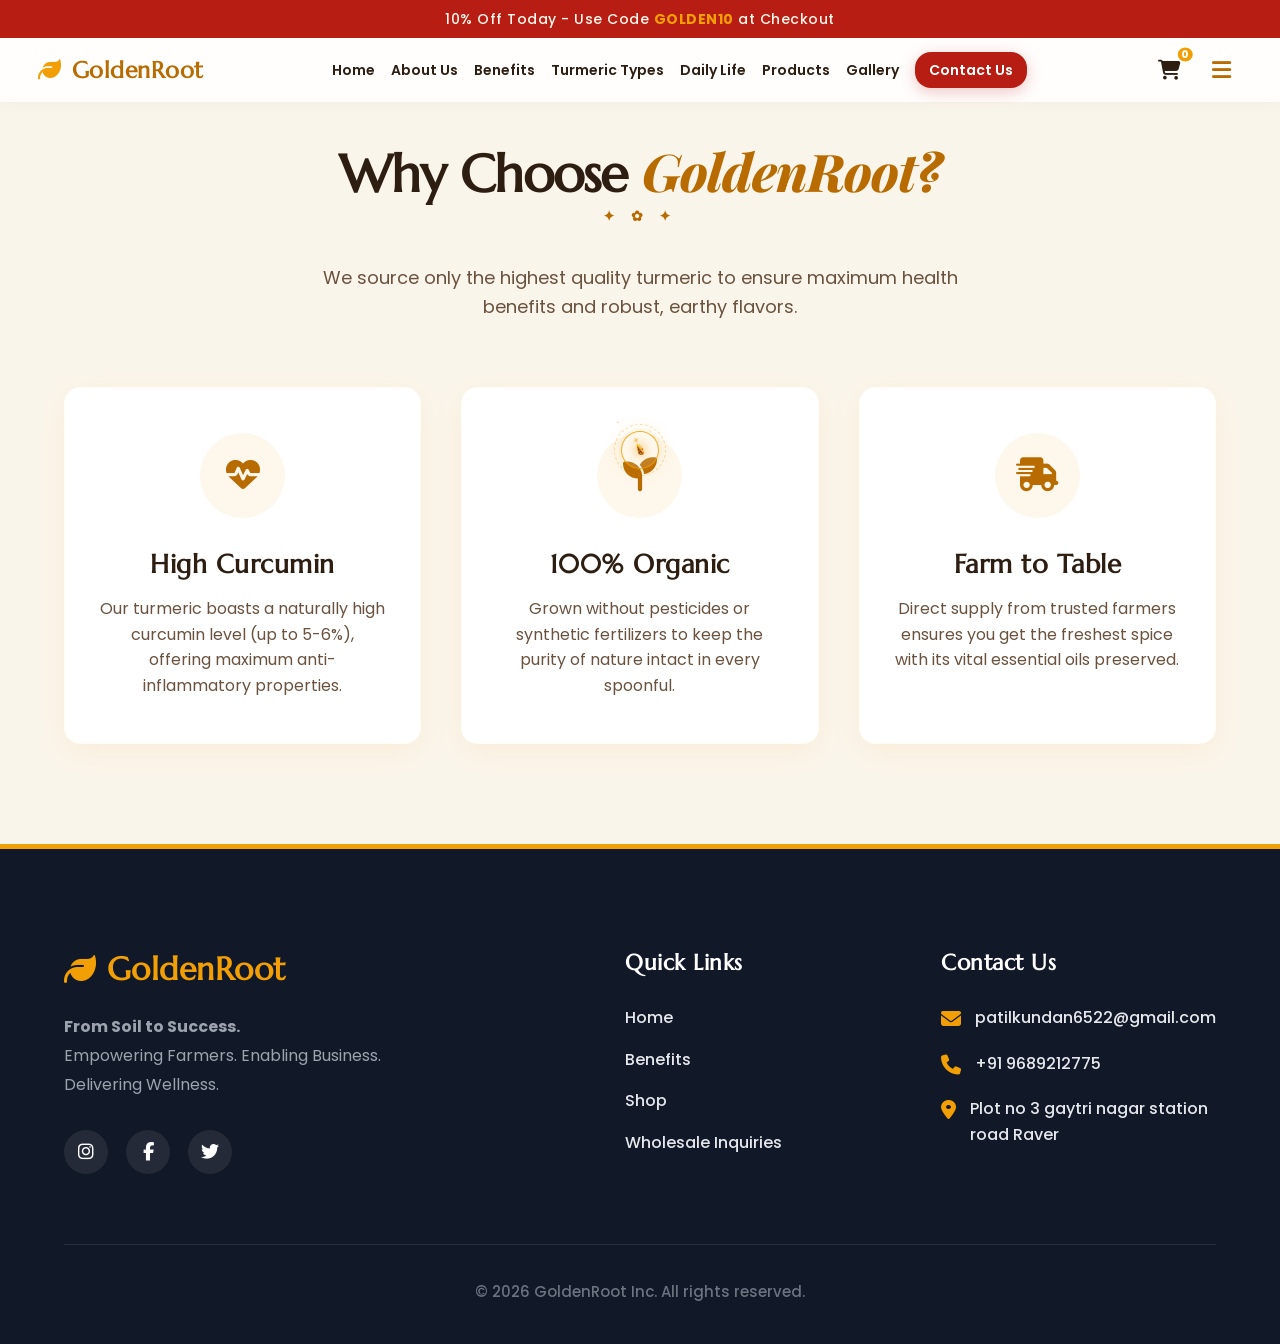
<file: benefits.html>
<!DOCTYPE html>
<html lang="en">

<head>
  <meta charset="UTF-8">
  <meta name="viewport" content="width=device-width, initial-scale=1.0">
  <title>Golden Root | Premium Organic Turmeric</title>
  <link rel="stylesheet" href="style.css?v=4">
  <link
    href="https://fonts.googleapis.com/css2?family=Poppins:wght@300;400;500;600;700;800&family=Playfair+Display:ital,wght@0,600;1,600&display=swap"
    rel="stylesheet">
  <link rel="stylesheet" href="https://cdnjs.cloudflare.com/ajax/libs/font-awesome/6.4.0/css/all.min.css">
</head>

<body>
  <!-- Top Announcement Bar -->
  <div class="top-announcement">
    <p>10% Off Today - Use Code <strong>GOLDEN10</strong> at Checkout</p>
  </div>

  <!-- Navigation -->
  <nav class="navbar">
    <div class="nav-container">
      <div class="logo">
        <i class="fa-solid fa-leaf"></i> GoldenRoot
      </div>
      <div class="nav-links-wrapper">
        <ul class="nav-links">
          <li><a href="index.html">Home</a></li>
          <li><a href="about.html">About Us</a></li>
          <li><a href="benefits.html">Benefits</a></li>
          <li><a href="types.html">Turmeric Types</a></li>
          <li><a href="dailylife.html">Daily Life</a></li>
          <li><a href="products.html">Products</a></li>
          <li><a href="gallery.html">Gallery</a></li>
          <li><a href="#contact" class="btn-nav">Contact Us</a></li>
        </ul>
      </div>
      <div class="nav-icons">
        <div class="cart-icon-wrapper" onclick="toggleCart()">
          <i class="fa-solid fa-cart-shopping"></i>
          <span class="cart-badge" id="nav-cart-badge">0</span>
        </div>
        <div class="hamburger">
          <i class="fa-solid fa-bars"></i>
        </div>
      </div>
    </div>
  </nav>

  <!-- Benefits Section -->
  <section id="benefits" class="benefits">
    <div class="section-title">
      <h2>Why Choose <span>GoldenRoot?</span></h2>
      <p>We source only the highest quality turmeric to ensure maximum health benefits and robust, earthy flavors.</p>
    </div>
    <div class="benefits-grid">
      <div class="benefit-card">
        <div class="icon-box"><i class="fa-solid fa-heart-pulse"></i></div>
        <h3>High Curcumin</h3>
        <p>Our turmeric boasts a naturally high curcumin level (up to 5-6%), offering maximum anti-inflammatory
          properties.</p>
      </div>
      <div class="benefit-card">
        <div class="icon-box"><i class="fa-solid fa-seedling"></i></div>
        <h3>100% Organic</h3>
        <p>Grown without pesticides or synthetic fertilizers to keep the purity of nature intact in every spoonful.</p>
      </div>
      <div class="benefit-card">
        <div class="icon-box"><i class="fa-solid fa-truck-fast"></i></div>
        <h3>Farm to Table</h3>
        <p>Direct supply from trusted farmers ensures you get the freshest spice with its vital essential oils
          preserved.</p>
      </div>
    </div>
  </section>

  <!-- Footer -->
  <footer id="contact">
    <div class="footer-content">
      <div class="footer-brand">
        <h3><i class="fa-solid fa-leaf"></i> GoldenRoot</h3>
        <p><strong>From Soil to Success.</strong><br>Empowering Farmers. Enabling Business. Delivering Wellness.</p>
        <div class="socials">
          <a href="#"><i class="fa-brands fa-instagram"></i></a>
          <a href="#"><i class="fa-brands fa-facebook-f"></i></a>
          <a href="#"><i class="fa-brands fa-twitter"></i></a>
        </div>
      </div>
      <div class="footer-links">
        <h4>Quick Links</h4>
        <ul>
          <li><a href="#home">Home</a></li>
          <li><a href="#benefits">Benefits</a></li>
          <li><a href="#products">Shop</a></li>
          <li><a href="#">Wholesale Inquiries</a></li>
        </ul>
      </div>
      <div class="footer-contact">
        <h4>Contact Us</h4>
        <p><i class="fa-solid fa-envelope"></i> patilkundan6522@gmail.com</p>
        <p><i class="fa-solid fa-phone"></i> +91 9689212775</p>
        <p><i class="fa-solid fa-location-dot"></i> Plot no 3 gaytri nagar station road Raver</p>
      </div>
    </div>
    <div class="footer-bottom">
      <p>&copy; 2026 GoldenRoot Inc. All rights reserved.</p>
    </div>
  </footer>

  <!-- Cart Sidebar -->
  <div class="cart-overlay" id="cart-overlay" onclick="toggleCart()"></div>
  <div class="cart-sidebar" id="cart-sidebar">
    <div class="cart-header">
      <h2>Your Cart</h2>
      <button class="close-cart" onclick="toggleCart()"><i class="fa-solid fa-xmark"></i></button>
    </div>
    <div class="cart-items" id="cart-items-container">
      <!-- Cart items injected via JS -->
    </div>
    <div class="cart-footer">
      <div class="cart-total">
        <span>Subtotal</span>
        <span id="cart-total-price">₹0.00</span>
      </div>
      <p class="taxes-notice">Taxes and shipping calculated at checkout</p>
      <button class="btn btn-primary checkout-btn" onclick="checkout()">Proceed to Checkout</button>
    </div>
  </div>

  <script>
    // Navigation Hamburger
    const hamburger = document.querySelector('.hamburger');
    const navLinks = document.querySelector('.nav-links');

    hamburger.addEventListener('click', () => {
      navLinks.classList.toggle('active');
      hamburger.classList.toggle('active');
    });

    document.querySelectorAll('.nav-links a').forEach(link => {
      link.addEventListener('click', () => {
        navLinks.classList.remove('active');
        hamburger.classList.remove('active');
      });
    });

    // FAQ Accordion
    const faqs = document.querySelectorAll('.faq-question');
    faqs.forEach(faq => {
      faq.addEventListener('click', () => {
        faq.classList.toggle('active');
        const answer = faq.nextElementSibling;
        if (faq.classList.contains('active')) {
          answer.style.maxHeight = answer.scrollHeight + 'px';
        } else {
          answer.style.maxHeight = '0';
        }
      });
    });

    // Cart Logic
    let cart = JSON.parse(localStorage.getItem('goldenRootCart')) || [];

    function saveCart() {
      localStorage.setItem('goldenRootCart', JSON.stringify(cart));
      renderCart();
    }

    function addToCart(id, name, price, img) {
      const existing = cart.find(item => item.id === id);
      if (existing) {
        existing.quantity += 1;
      } else {
        cart.push({ id, name, price, img, quantity: 1 });
      }
      saveCart();
      const overlay = document.querySelector('.cart-overlay');
      if (!overlay.classList.contains('active')) {
        toggleCart(); // Open cart to show user
      }
    }

    function removeFromCart(id) {
      cart = cart.filter(item => item.id !== id);
      saveCart();
    }

    function updateQuantity(id, delta) {
      const item = cart.find(item => item.id === id);
      if (item) {
        item.quantity += delta;
        if (item.quantity <= 0) removeFromCart(id);
        else saveCart();
      }
    }

    function renderCart() {
      const container = document.getElementById('cart-items-container');
      const badgeContainer = document.getElementById('nav-cart-badge');
      const totalPriceEl = document.getElementById('cart-total-price');

      let totalItems = 0;
      let totalPrice = 0;

      container.innerHTML = '';

      if (cart.length === 0) {
        container.innerHTML = '<p class="empty-cart"><i class="fa-solid fa-basket-shopping"></i><br>Your cart is empty.</p>';
      } else {
        cart.forEach(item => {
          totalItems += item.quantity;
          totalPrice += item.price * item.quantity;

          container.innerHTML += `
            <div class="cart-item">
              <img src="${item.img}" alt="${item.name}">
              <div class="cart-item-details">
                <h4>${item.name}</h4>
                <div class="cart-item-price">₹${item.price.toFixed(2)}</div>
                <div class="cart-item-quantity">
                  <button onclick="updateQuantity(${item.id}, -1)">-</button>
                  <span>${item.quantity}</span>
                  <button onclick="updateQuantity(${item.id}, 1)">+</button>
                </div>
              </div>
              <button class="remove-item" onclick="removeFromCart(${item.id})"><i class="fa-solid fa-trash"></i></button>
            </div>
          `;
        });
      }

      badgeContainer.textContent = totalItems;
      totalPriceEl.textContent = '₹' + totalPrice.toFixed(2);
    }

    function toggleCart() {
      document.getElementById('cart-sidebar').classList.toggle('active');
      document.getElementById('cart-overlay').classList.toggle('active');
    }

    function checkout() {
      if (cart.length === 0) return alert('Your cart is empty');
      alert('Proceeding to checkout with ' + cart.length + ' items!\nTotal: ₹' + document.getElementById('cart-total-price').innerText.replace('₹', ''));
    }

    // Initial render
    renderCart();

    // Change nav style on scroll
    window.addEventListener('scroll', () => {
      const nav = document.querySelector('.navbar');
      if (window.scrollY > 50) {
        nav.classList.add('scrolled');
      } else {
        nav.classList.remove('scrolled');
      }
    });
  </script>
  <script src="cursor.js"></script>
</body>

</html>
</file>
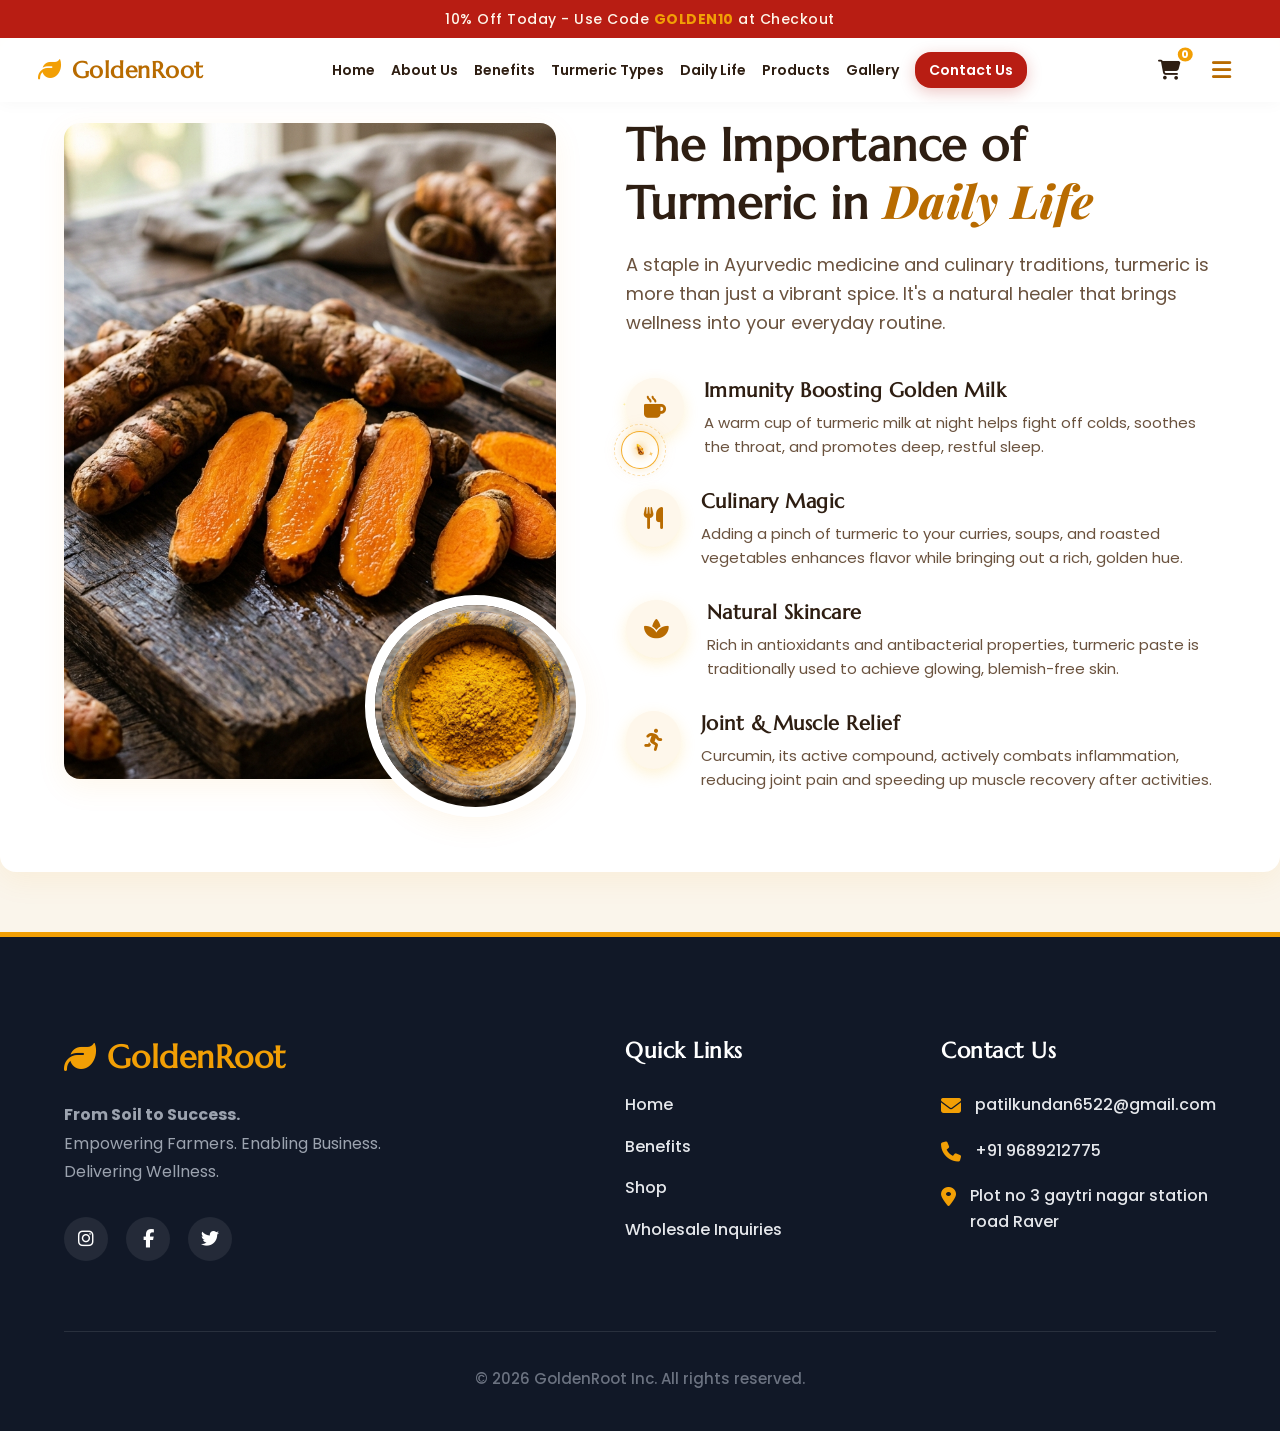
<file: dailylife.html>
<!DOCTYPE html>
<html lang="en">

<head>
  <meta charset="UTF-8">
  <meta name="viewport" content="width=device-width, initial-scale=1.0">
  <title>Golden Root | Premium Organic Turmeric</title>
  <link rel="stylesheet" href="style.css?v=4">
  <link
    href="https://fonts.googleapis.com/css2?family=Poppins:wght@300;400;500;600;700;800&family=Playfair+Display:ital,wght@0,600;1,600&display=swap"
    rel="stylesheet">
  <link rel="stylesheet" href="https://cdnjs.cloudflare.com/ajax/libs/font-awesome/6.4.0/css/all.min.css">
</head>

<body>
  <!-- Top Announcement Bar -->
  <div class="top-announcement">
    <p>10% Off Today - Use Code <strong>GOLDEN10</strong> at Checkout</p>
  </div>

  <!-- Navigation -->
  <nav class="navbar">
    <div class="nav-container">
      <div class="logo">
        <i class="fa-solid fa-leaf"></i> GoldenRoot
      </div>
      <div class="nav-links-wrapper">
        <ul class="nav-links">
          <li><a href="index.html">Home</a></li>
          <li><a href="about.html">About Us</a></li>
          <li><a href="benefits.html">Benefits</a></li>
          <li><a href="types.html">Turmeric Types</a></li>
          <li><a href="dailylife.html">Daily Life</a></li>
          <li><a href="products.html">Products</a></li>
          <li><a href="gallery.html">Gallery</a></li>
          <li><a href="#contact" class="btn-nav">Contact Us</a></li>
        </ul>
      </div>
      <div class="nav-icons">
        <div class="cart-icon-wrapper" onclick="toggleCart()">
          <i class="fa-solid fa-cart-shopping"></i>
          <span class="cart-badge" id="nav-cart-badge">0</span>
        </div>
        <div class="hamburger">
          <i class="fa-solid fa-bars"></i>
        </div>
      </div>
    </div>
  </nav>

  <!-- Importance Section -->
  <section id="importance" class="importance">
    <div class="importance-container">
      <div class="importance-image">
        <img src="assets/turmeric_roots.png" alt="Natural Turmeric Roots">
        <img src="assets/turmeric_powder.png" alt="Turmeric Powder" class="overlay-img">
      </div>
      <div class="importance-content">
        <h2>The Importance of Turmeric in <span>Daily Life</span></h2>
        <p>A staple in Ayurvedic medicine and culinary traditions, turmeric is more than just a vibrant spice. It's a
          natural healer that brings wellness into your everyday routine.</p>

        <div class="importance-list">
          <div class="list-item">
            <i class="fa-solid fa-mug-hot"></i>
            <div>
              <h4>Immunity Boosting Golden Milk</h4>
              <p>A warm cup of turmeric milk at night helps fight off colds, soothes the throat, and promotes deep,
                restful sleep.</p>
            </div>
          </div>
          <div class="list-item">
            <i class="fa-solid fa-utensils"></i>
            <div>
              <h4>Culinary Magic</h4>
              <p>Adding a pinch of turmeric to your curries, soups, and roasted vegetables enhances flavor while
                bringing out a rich, golden hue.</p>
            </div>
          </div>
          <div class="list-item">
            <i class="fa-solid fa-spa"></i>
            <div>
              <h4>Natural Skincare</h4>
              <p>Rich in antioxidants and antibacterial properties, turmeric paste is traditionally used to achieve
                glowing, blemish-free skin.</p>
            </div>
          </div>
          <div class="list-item">
            <i class="fa-solid fa-person-running"></i>
            <div>
              <h4>Joint & Muscle Relief</h4>
              <p>Curcumin, its active compound, actively combats inflammation, reducing joint pain and speeding up
                muscle recovery after activities.</p>
            </div>
          </div>
        </div>
      </div>
    </div>
  </section>

  <!-- Footer -->
  <footer id="contact">
    <div class="footer-content">
      <div class="footer-brand">
        <h3><i class="fa-solid fa-leaf"></i> GoldenRoot</h3>
        <p><strong>From Soil to Success.</strong><br>Empowering Farmers. Enabling Business. Delivering Wellness.</p>
        <div class="socials">
          <a href="#"><i class="fa-brands fa-instagram"></i></a>
          <a href="#"><i class="fa-brands fa-facebook-f"></i></a>
          <a href="#"><i class="fa-brands fa-twitter"></i></a>
        </div>
      </div>
      <div class="footer-links">
        <h4>Quick Links</h4>
        <ul>
          <li><a href="#home">Home</a></li>
          <li><a href="#benefits">Benefits</a></li>
          <li><a href="#products">Shop</a></li>
          <li><a href="#">Wholesale Inquiries</a></li>
        </ul>
      </div>
      <div class="footer-contact">
        <h4>Contact Us</h4>
        <p><i class="fa-solid fa-envelope"></i> patilkundan6522@gmail.com</p>
        <p><i class="fa-solid fa-phone"></i> +91 9689212775</p>
        <p><i class="fa-solid fa-location-dot"></i> Plot no 3 gaytri nagar station road Raver</p>
      </div>
    </div>
    <div class="footer-bottom">
      <p>&copy; 2026 GoldenRoot Inc. All rights reserved.</p>
    </div>
  </footer>

  <!-- Cart Sidebar -->
  <div class="cart-overlay" id="cart-overlay" onclick="toggleCart()"></div>
  <div class="cart-sidebar" id="cart-sidebar">
    <div class="cart-header">
      <h2>Your Cart</h2>
      <button class="close-cart" onclick="toggleCart()"><i class="fa-solid fa-xmark"></i></button>
    </div>
    <div class="cart-items" id="cart-items-container">
      <!-- Cart items injected via JS -->
    </div>
    <div class="cart-footer">
      <div class="cart-total">
        <span>Subtotal</span>
        <span id="cart-total-price">₹0.00</span>
      </div>
      <p class="taxes-notice">Taxes and shipping calculated at checkout</p>
      <button class="btn btn-primary checkout-btn" onclick="checkout()">Proceed to Checkout</button>
    </div>
  </div>

  <script>
    // Navigation Hamburger
    const hamburger = document.querySelector('.hamburger');
    const navLinks = document.querySelector('.nav-links');

    hamburger.addEventListener('click', () => {
      navLinks.classList.toggle('active');
      hamburger.classList.toggle('active');
    });

    document.querySelectorAll('.nav-links a').forEach(link => {
      link.addEventListener('click', () => {
        navLinks.classList.remove('active');
        hamburger.classList.remove('active');
      });
    });

    // FAQ Accordion
    const faqs = document.querySelectorAll('.faq-question');
    faqs.forEach(faq => {
      faq.addEventListener('click', () => {
        faq.classList.toggle('active');
        const answer = faq.nextElementSibling;
        if (faq.classList.contains('active')) {
          answer.style.maxHeight = answer.scrollHeight + 'px';
        } else {
          answer.style.maxHeight = '0';
        }
      });
    });

    // Cart Logic
    let cart = JSON.parse(localStorage.getItem('goldenRootCart')) || [];

    function saveCart() {
      localStorage.setItem('goldenRootCart', JSON.stringify(cart));
      renderCart();
    }

    function addToCart(id, name, price, img) {
      const existing = cart.find(item => item.id === id);
      if (existing) {
        existing.quantity += 1;
      } else {
        cart.push({ id, name, price, img, quantity: 1 });
      }
      saveCart();
      const overlay = document.querySelector('.cart-overlay');
      if (!overlay.classList.contains('active')) {
        toggleCart(); // Open cart to show user
      }
    }

    function removeFromCart(id) {
      cart = cart.filter(item => item.id !== id);
      saveCart();
    }

    function updateQuantity(id, delta) {
      const item = cart.find(item => item.id === id);
      if (item) {
        item.quantity += delta;
        if (item.quantity <= 0) removeFromCart(id);
        else saveCart();
      }
    }

    function renderCart() {
      const container = document.getElementById('cart-items-container');
      const badgeContainer = document.getElementById('nav-cart-badge');
      const totalPriceEl = document.getElementById('cart-total-price');

      let totalItems = 0;
      let totalPrice = 0;

      container.innerHTML = '';

      if (cart.length === 0) {
        container.innerHTML = '<p class="empty-cart"><i class="fa-solid fa-basket-shopping"></i><br>Your cart is empty.</p>';
      } else {
        cart.forEach(item => {
          totalItems += item.quantity;
          totalPrice += item.price * item.quantity;

          container.innerHTML += `
            <div class="cart-item">
              <img src="${item.img}" alt="${item.name}">
              <div class="cart-item-details">
                <h4>${item.name}</h4>
                <div class="cart-item-price">₹${item.price.toFixed(2)}</div>
                <div class="cart-item-quantity">
                  <button onclick="updateQuantity(${item.id}, -1)">-</button>
                  <span>${item.quantity}</span>
                  <button onclick="updateQuantity(${item.id}, 1)">+</button>
                </div>
              </div>
              <button class="remove-item" onclick="removeFromCart(${item.id})"><i class="fa-solid fa-trash"></i></button>
            </div>
          `;
        });
      }

      badgeContainer.textContent = totalItems;
      totalPriceEl.textContent = '₹' + totalPrice.toFixed(2);
    }

    function toggleCart() {
      document.getElementById('cart-sidebar').classList.toggle('active');
      document.getElementById('cart-overlay').classList.toggle('active');
    }

    function checkout() {
      if (cart.length === 0) return alert('Your cart is empty');
      alert('Proceeding to checkout with ' + cart.length + ' items!\nTotal: ₹' + document.getElementById('cart-total-price').innerText.replace('₹', ''));
    }

    // Initial render
    renderCart();

    // Change nav style on scroll
    window.addEventListener('scroll', () => {
      const nav = document.querySelector('.navbar');
      if (window.scrollY > 50) {
        nav.classList.add('scrolled');
      } else {
        nav.classList.remove('scrolled');
      }
    });
  </script>
  <script src="cursor.js"></script>
</body>

</html>
</file>
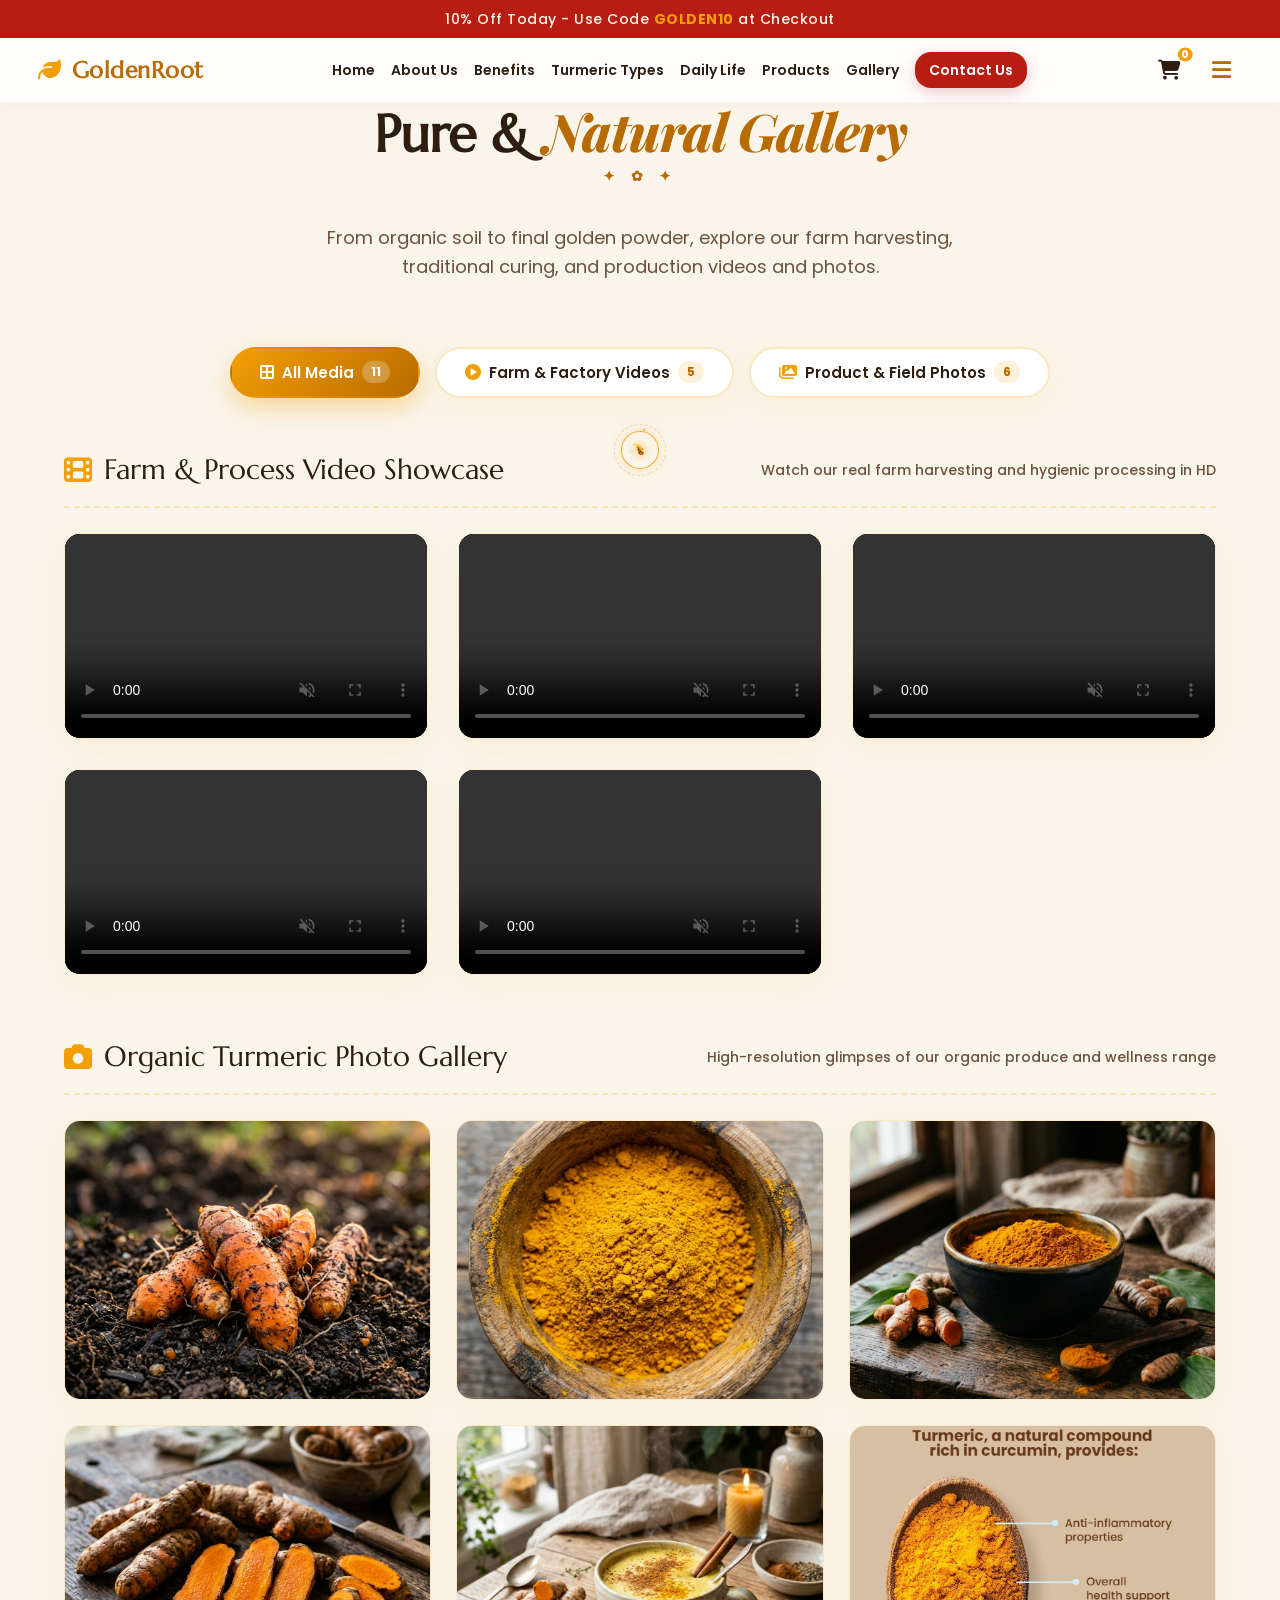
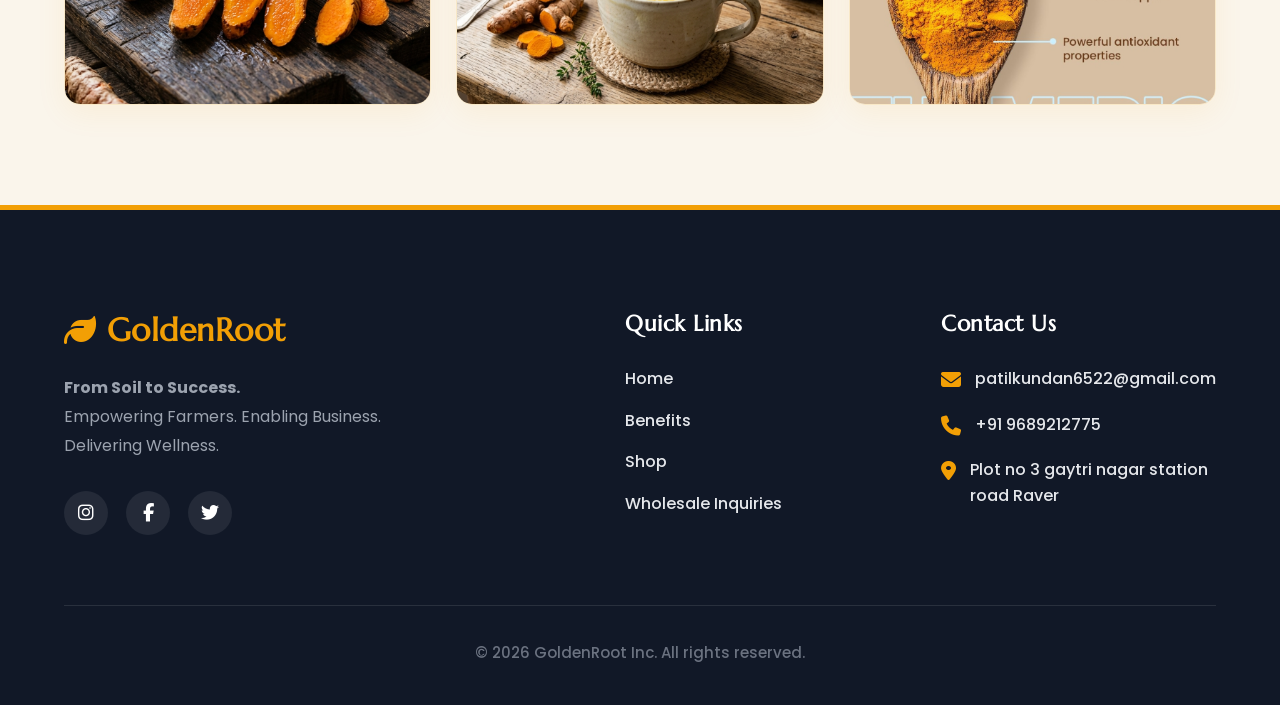
<file: gallery.html>
<!DOCTYPE html>
<html lang="en">

<head>
  <meta charset="UTF-8">
  <meta name="viewport" content="width=device-width, initial-scale=1.0">
  <title>Golden Root | Premium Organic Turmeric</title>
  <link rel="stylesheet" href="style.css?v=4">
  <link
    href="https://fonts.googleapis.com/css2?family=Poppins:wght@300;400;500;600;700;800&family=Playfair+Display:ital,wght@0,600;1,600&display=swap"
    rel="stylesheet">
  <link rel="stylesheet" href="https://cdnjs.cloudflare.com/ajax/libs/font-awesome/6.4.0/css/all.min.css">
</head>

<body>
  <!-- Top Announcement Bar -->
  <div class="top-announcement">
    <p>10% Off Today - Use Code <strong>GOLDEN10</strong> at Checkout</p>
  </div>

  <!-- Navigation -->
  <nav class="navbar">
    <div class="nav-container">
      <div class="logo">
        <i class="fa-solid fa-leaf"></i> GoldenRoot
      </div>
      <div class="nav-links-wrapper">
        <ul class="nav-links">
          <li><a href="index.html">Home</a></li>
          <li><a href="about.html">About Us</a></li>
          <li><a href="benefits.html">Benefits</a></li>
          <li><a href="types.html">Turmeric Types</a></li>
          <li><a href="dailylife.html">Daily Life</a></li>
          <li><a href="products.html">Products</a></li>
          <li><a href="gallery.html">Gallery</a></li>
          <li><a href="#contact" class="btn-nav">Contact Us</a></li>
        </ul>
      </div>
      <div class="nav-icons">
        <div class="cart-icon-wrapper" onclick="toggleCart()">
          <i class="fa-solid fa-cart-shopping"></i>
          <span class="cart-badge" id="nav-cart-badge">0</span>
        </div>
        <div class="hamburger">
          <i class="fa-solid fa-bars"></i>
        </div>
      </div>
    </div>
  </nav>

  <!-- Gallery Section -->
  <section id="gallery" class="gallery">
    <div class="section-title">
      <h2>Pure & <span>Natural Gallery</span></h2>
      <p>From organic soil to final golden powder, explore our farm harvesting, traditional curing, and production videos and photos.</p>
    </div>

    <!-- Category Filter Tabs -->
    <div class="gallery-filter-container">
      <button class="gallery-filter-btn active" onclick="filterGallery('all', this)">
        <i class="fa-solid fa-border-all"></i> All Media <span class="gallery-count-badge">11</span>
      </button>
      <button class="gallery-filter-btn" onclick="filterGallery('videos', this)">
        <i class="fa-solid fa-circle-play"></i> Farm & Factory Videos <span class="gallery-count-badge">5</span>
      </button>
      <button class="gallery-filter-btn" onclick="filterGallery('photos', this)">
        <i class="fa-solid fa-images"></i> Product & Field Photos <span class="gallery-count-badge">6</span>
      </button>
    </div>

    <!-- Video Subsection -->
    <div id="video-subsection" class="gallery-category-section">
      <div class="gallery-subsection-header">
        <div class="gallery-subsection-title">
          <i class="fa-solid fa-film"></i> Farm & Process Video Showcase
        </div>
        <div class="gallery-subsection-subtitle">Watch our real farm harvesting and hygienic processing in HD</div>
      </div>

      <div class="video-gallery-grid">
        <!-- Video 1 -->
        <div class="video-card">
          <div class="video-wrapper">
            <video controls preload="metadata" playsinline muted>
              <source src="assets/WhatsApp Video 2026-07-31 at 2.48.31 PM.mp4" type="video/mp4">
              Your browser does not support the video tag.
            </video>
          </div>
        </div>

        <!-- Video 2 -->
        <div class="video-card">
          <div class="video-wrapper">
            <video controls preload="metadata" playsinline muted>
              <source src="assets/WhatsApp Video 2026-07-31 at 2.49.00 PM.mp4" type="video/mp4">
              Your browser does not support the video tag.
            </video>
          </div>
        </div>

        <!-- Video 3 -->
        <div class="video-card">
          <div class="video-wrapper">
            <video controls preload="metadata" playsinline muted>
              <source src="assets/WhatsApp Video 2026-07-31 at 2.49.00 PM (1).mp4" type="video/mp4">
              Your browser does not support the video tag.
            </video>
          </div>
        </div>

        <!-- Video 4 -->
        <div class="video-card">
          <div class="video-wrapper">
            <video controls preload="metadata" playsinline muted>
              <source src="assets/WhatsApp Video 2026-07-31 at 2.49.00 PM (2).mp4" type="video/mp4">
              Your browser does not support the video tag.
            </video>
          </div>
        </div>

        <!-- Video 5 -->
        <div class="video-card">
          <div class="video-wrapper">
            <video controls preload="metadata" playsinline muted>
              <source src="assets/WhatsApp Video 2026-07-31 at 2.49.00 PM (3).mp4" type="video/mp4">
              Your browser does not support the video tag.
            </video>
          </div>
        </div>
      </div>
    </div>

    <!-- Photo Subsection -->
    <div id="photo-subsection" class="gallery-category-section">
      <div class="gallery-subsection-header">
        <div class="gallery-subsection-title">
          <i class="fa-solid fa-camera"></i> Organic Turmeric Photo Gallery
        </div>
        <div class="gallery-subsection-subtitle">High-resolution glimpses of our organic produce and wellness range</div>
      </div>

      <div class="gallery-grid">
        <div class="gallery-item-card" onclick="openLightbox('assets/turmeric_harvest.png', 'image', 'Turmeric Farm Harvest', 'Fresh organic turmeric harvested directly from sustainable soil.')">
          <img src="assets/turmeric_harvest.png" alt="Turmeric Harvest">
          <div class="gallery-item-overlay">
            <h4>Turmeric Farm Harvest</h4>
            <span><i class="fa-solid fa-magnifying-glass-plus"></i> Click to enlarge</span>
          </div>
        </div>

        <div class="gallery-item-card" onclick="openLightbox('assets/turmeric_powder.png', 'image', 'Ultra-Fine Turmeric Powder', 'Pure curcumin-rich golden powder processed under strict hygienic standards.')">
          <img src="assets/turmeric_powder.png" alt="Turmeric Fine Powder">
          <div class="gallery-item-overlay">
            <h4>Ultra-Fine Turmeric Powder</h4>
            <span><i class="fa-solid fa-magnifying-glass-plus"></i> Click to enlarge</span>
          </div>
        </div>

        <div class="gallery-item-card" onclick="openLightbox('assets/turmeric_bowl.png', 'image', 'Curcumin Golden Bowl', 'Authentic aroma, vibrant color, and 5%+ curcumin content.')">
          <img src="assets/turmeric_bowl.png" alt="Turmeric Bowl">
          <div class="gallery-item-overlay">
            <h4>Curcumin Golden Bowl</h4>
            <span><i class="fa-solid fa-magnifying-glass-plus"></i> Click to enlarge</span>
          </div>
        </div>

        <div class="gallery-item-card" onclick="openLightbox('assets/turmeric_roots.png', 'image', 'Raw Organic Turmeric Rhizomes', 'Sun-cured premium rhizomes ready for export and milling.')">
          <img src="assets/turmeric_roots.png" alt="Turmeric Roots">
          <div class="gallery-item-overlay">
            <h4>Raw Organic Rhizomes</h4>
            <span><i class="fa-solid fa-magnifying-glass-plus"></i> Click to enlarge</span>
          </div>
        </div>

        <div class="gallery-item-card" onclick="openLightbox('assets/turmeric_tea.png', 'image', 'Golden Turmeric Wellness Tea', 'Refreshing immunity-boosting golden tea brewed from pure turmeric.')">
          <img src="assets/turmeric_tea.png" alt="Golden Turmeric Tea">
          <div class="gallery-item-overlay">
            <h4>Golden Turmeric Tea</h4>
            <span><i class="fa-solid fa-magnifying-glass-plus"></i> Click to enlarge</span>
          </div>
        </div>

        <div class="gallery-item-card" onclick="openLightbox('assets/turmeric_benefits.jpg', 'image', 'Health & Ayurvedic Benefits', 'Naturally anti-inflammatory, antioxidant-rich wellness solution.')">
          <img src="assets/turmeric_benefits.jpg" alt="Turmeric Health Benefits">
          <div class="gallery-item-overlay">
            <h4>Ayurvedic Health Benefits</h4>
            <span><i class="fa-solid fa-magnifying-glass-plus"></i> Click to enlarge</span>
          </div>
        </div>
      </div>
    </div>
  </section>

  <!-- Lightbox Modal -->
  <div class="gallery-lightbox-modal" id="gallery-lightbox">
    <div class="lightbox-content-container">
      <button class="lightbox-close-btn" onclick="closeLightbox()"><i class="fa-solid fa-xmark"></i></button>
      <div class="lightbox-media-wrapper" id="lightbox-media-container">
        <!-- Dynamic Media -->
      </div>
      <div class="lightbox-caption-bar">
        <div class="lightbox-caption-text">
          <h4 id="lightbox-title">Media Title</h4>
          <p id="lightbox-desc">Media Description</p>
        </div>
      </div>
    </div>
  </div>

  <!-- Footer -->
  <footer id="contact">
    <div class="footer-content">
      <div class="footer-brand">
        <h3><i class="fa-solid fa-leaf"></i> GoldenRoot</h3>
        <p><strong>From Soil to Success.</strong><br>Empowering Farmers. Enabling Business. Delivering Wellness.</p>
        <div class="socials">
          <a href="#"><i class="fa-brands fa-instagram"></i></a>
          <a href="#"><i class="fa-brands fa-facebook-f"></i></a>
          <a href="#"><i class="fa-brands fa-twitter"></i></a>
        </div>
      </div>
      <div class="footer-links">
        <h4>Quick Links</h4>
        <ul>
          <li><a href="#home">Home</a></li>
          <li><a href="#benefits">Benefits</a></li>
          <li><a href="#products">Shop</a></li>
          <li><a href="#">Wholesale Inquiries</a></li>
        </ul>
      </div>
      <div class="footer-contact">
        <h4>Contact Us</h4>
        <p><i class="fa-solid fa-envelope"></i> patilkundan6522@gmail.com</p>
        <p><i class="fa-solid fa-phone"></i> +91 9689212775</p>
        <p><i class="fa-solid fa-location-dot"></i> Plot no 3 gaytri nagar station road Raver</p>
      </div>
    </div>
    <div class="footer-bottom">
      <p>&copy; 2026 GoldenRoot Inc. All rights reserved.</p>
    </div>
  </footer>

  <!-- Cart Sidebar -->
  <div class="cart-overlay" id="cart-overlay" onclick="toggleCart()"></div>
  <div class="cart-sidebar" id="cart-sidebar">
    <div class="cart-header">
      <h2>Your Cart</h2>
      <button class="close-cart" onclick="toggleCart()"><i class="fa-solid fa-xmark"></i></button>
    </div>
    <div class="cart-items" id="cart-items-container">
      <!-- Cart items injected via JS -->
    </div>
    <div class="cart-footer">
      <div class="cart-total">
        <span>Subtotal</span>
        <span id="cart-total-price">₹0.00</span>
      </div>
      <p class="taxes-notice">Taxes and shipping calculated at checkout</p>
      <button class="btn btn-primary checkout-btn" onclick="checkout()">Proceed to Checkout</button>
    </div>
  </div>

  <script>
    // Navigation Hamburger
    const hamburger = document.querySelector('.hamburger');
    const navLinks = document.querySelector('.nav-links');

    hamburger.addEventListener('click', () => {
      navLinks.classList.toggle('active');
      hamburger.classList.toggle('active');
    });

    document.querySelectorAll('.nav-links a').forEach(link => {
      link.addEventListener('click', () => {
        navLinks.classList.remove('active');
        hamburger.classList.remove('active');
      });
    });

    // FAQ Accordion
    const faqs = document.querySelectorAll('.faq-question');
    faqs.forEach(faq => {
      faq.addEventListener('click', () => {
        faq.classList.toggle('active');
        const answer = faq.nextElementSibling;
        if (faq.classList.contains('active')) {
          answer.style.maxHeight = answer.scrollHeight + 'px';
        } else {
          answer.style.maxHeight = '0';
        }
      });
    });

    // Cart Logic
    let cart = JSON.parse(localStorage.getItem('goldenRootCart')) || [];

    function saveCart() {
      localStorage.setItem('goldenRootCart', JSON.stringify(cart));
      renderCart();
    }

    function addToCart(id, name, price, img) {
      const existing = cart.find(item => item.id === id);
      if (existing) {
        existing.quantity += 1;
      } else {
        cart.push({ id, name, price, img, quantity: 1 });
      }
      saveCart();
      const overlay = document.querySelector('.cart-overlay');
      if (!overlay.classList.contains('active')) {
        toggleCart(); // Open cart to show user
      }
    }

    function removeFromCart(id) {
      cart = cart.filter(item => item.id !== id);
      saveCart();
    }

    function updateQuantity(id, delta) {
      const item = cart.find(item => item.id === id);
      if (item) {
        item.quantity += delta;
        if (item.quantity <= 0) removeFromCart(id);
        else saveCart();
      }
    }

    function renderCart() {
      const container = document.getElementById('cart-items-container');
      const badgeContainer = document.getElementById('nav-cart-badge');
      const totalPriceEl = document.getElementById('cart-total-price');

      let totalItems = 0;
      let totalPrice = 0;

      container.innerHTML = '';

      if (cart.length === 0) {
        container.innerHTML = '<p class="empty-cart"><i class="fa-solid fa-basket-shopping"></i><br>Your cart is empty.</p>';
      } else {
        cart.forEach(item => {
          totalItems += item.quantity;
          totalPrice += item.price * item.quantity;

          container.innerHTML += `
            <div class="cart-item">
              <img src="${item.img}" alt="${item.name}">
              <div class="cart-item-details">
                <h4>${item.name}</h4>
                <div class="cart-item-price">₹${item.price.toFixed(2)}</div>
                <div class="cart-item-quantity">
                  <button onclick="updateQuantity(${item.id}, -1)">-</button>
                  <span>${item.quantity}</span>
                  <button onclick="updateQuantity(${item.id}, 1)">+</button>
                </div>
              </div>
              <button class="remove-item" onclick="removeFromCart(${item.id})"><i class="fa-solid fa-trash"></i></button>
            </div>
          `;
        });
      }

      badgeContainer.textContent = totalItems;
      totalPriceEl.textContent = '₹' + totalPrice.toFixed(2);
    }

    function toggleCart() {
      document.getElementById('cart-sidebar').classList.toggle('active');
      document.getElementById('cart-overlay').classList.toggle('active');
    }

    function checkout() {
      if (cart.length === 0) return alert('Your cart is empty');
      alert('Proceeding to checkout with ' + cart.length + ' items!\nTotal: ₹' + document.getElementById('cart-total-price').innerText.replace('₹', ''));
    }

    // Initial render
    renderCart();

    // Gallery Filter Tabs Logic
    function filterGallery(category, btnElement) {
      document.querySelectorAll('.gallery-filter-btn').forEach(btn => btn.classList.remove('active'));
      btnElement.classList.add('active');

      const videoSec = document.getElementById('video-subsection');
      const photoSec = document.getElementById('photo-subsection');

      if (category === 'all') {
        videoSec.style.display = 'block';
        photoSec.style.display = 'block';
      } else if (category === 'videos') {
        videoSec.style.display = 'block';
        photoSec.style.display = 'none';
      } else if (category === 'photos') {
        videoSec.style.display = 'none';
        photoSec.style.display = 'block';
      }
    }

    // Gallery Lightbox Modal Logic
    function openLightbox(mediaSrc, mediaType, title, description) {
      const modal = document.getElementById('gallery-lightbox');
      const container = document.getElementById('lightbox-media-container');
      const titleEl = document.getElementById('lightbox-title');
      const descEl = document.getElementById('lightbox-desc');

      titleEl.textContent = title;
      descEl.textContent = description;

      if (mediaType === 'video') {
        container.innerHTML = `<video src="${mediaSrc}" controls autoplay style="width:100%; height:100%; max-height:70vh;"></video>`;
      } else {
        container.innerHTML = `<img src="${mediaSrc}" alt="${title}" style="max-width:100%; max-height:70vh; object-fit:contain;">`;
      }

      modal.classList.add('active');
    }

    function closeLightbox() {
      const modal = document.getElementById('gallery-lightbox');
      const container = document.getElementById('lightbox-media-container');
      modal.classList.remove('active');
      container.innerHTML = '';
    }

    // Close Lightbox listener
    document.addEventListener('keydown', (e) => {
      if (e.key === 'Escape') closeLightbox();
    });
    const lightboxModal = document.getElementById('gallery-lightbox');
    if (lightboxModal) {
      lightboxModal.addEventListener('click', (e) => {
        if (e.target.id === 'gallery-lightbox') closeLightbox();
      });
    }

    // Change nav style on scroll
    window.addEventListener('scroll', () => {
      const nav = document.querySelector('.navbar');
      if (window.scrollY > 50) {
        nav.classList.add('scrolled');
      } else {
        nav.classList.remove('scrolled');
      }
    });
  </script>
  <script src="cursor.js"></script>
</body>

</html>
</file>
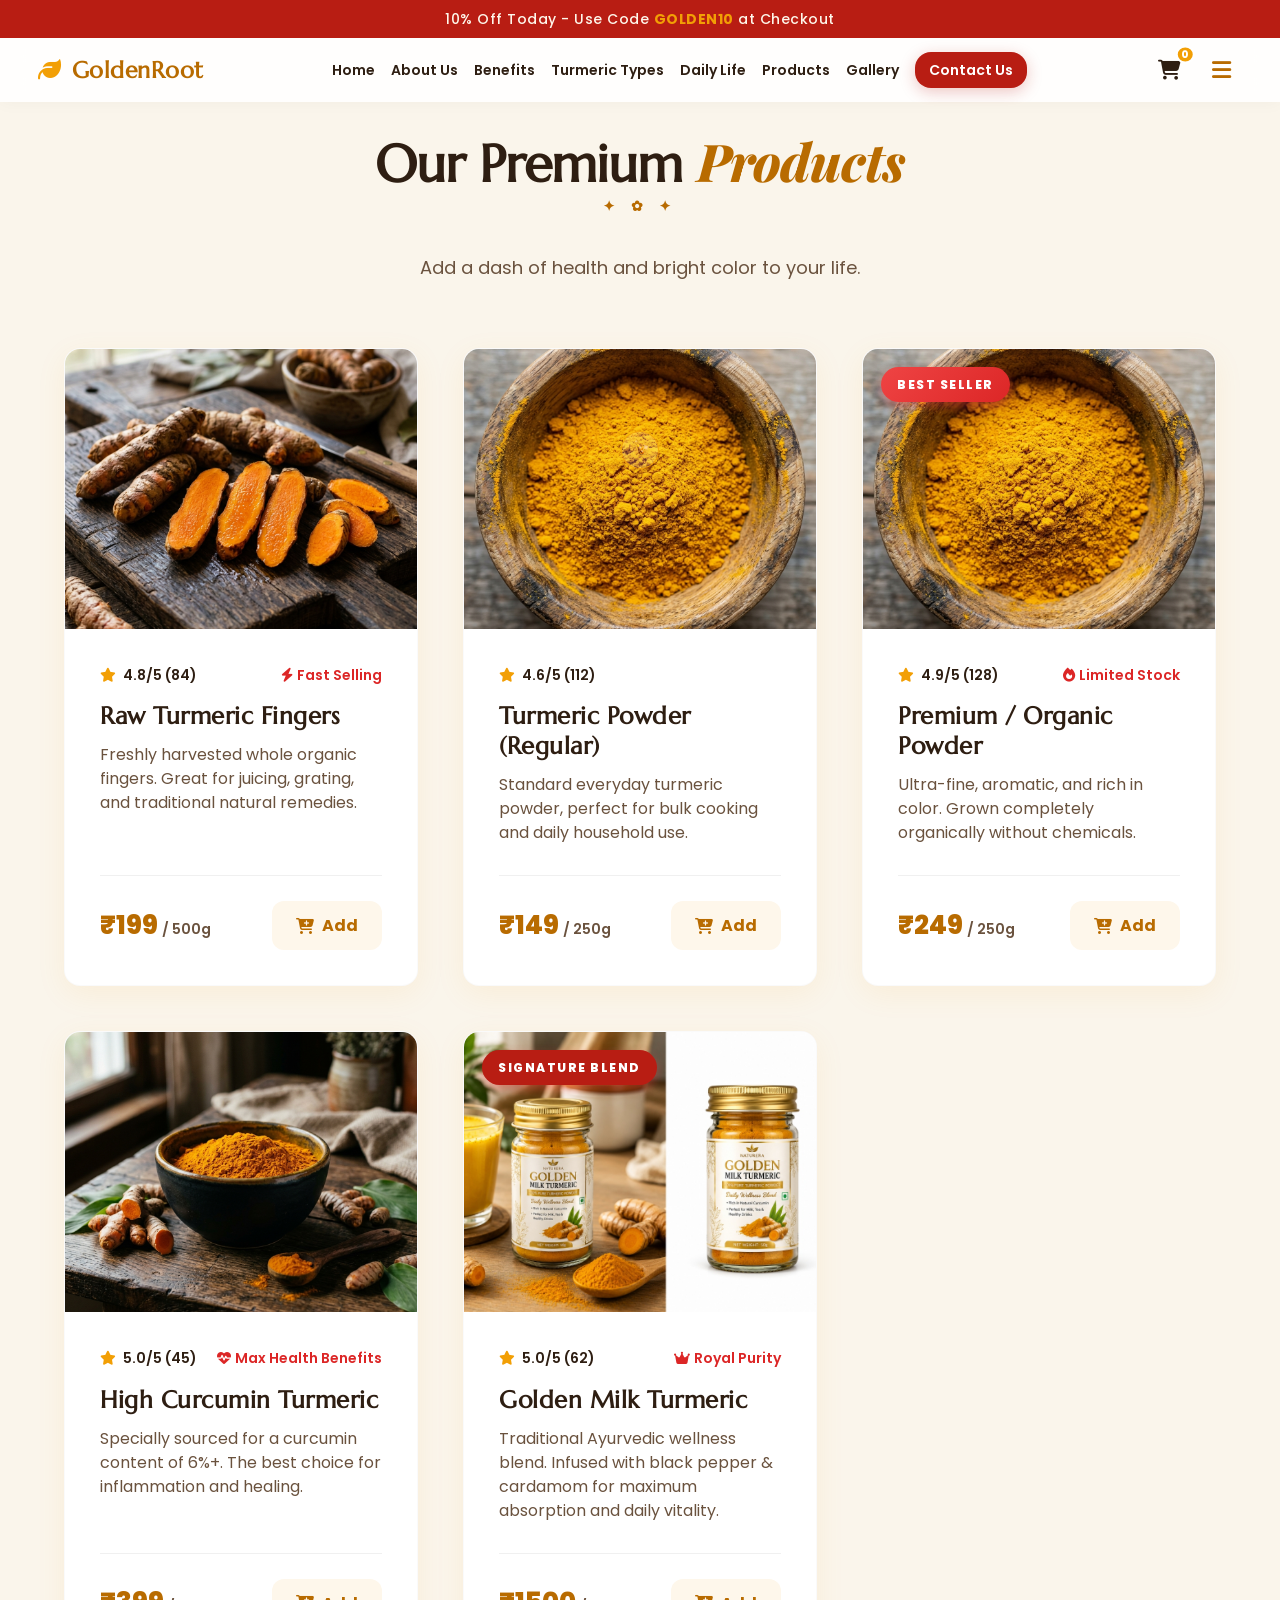
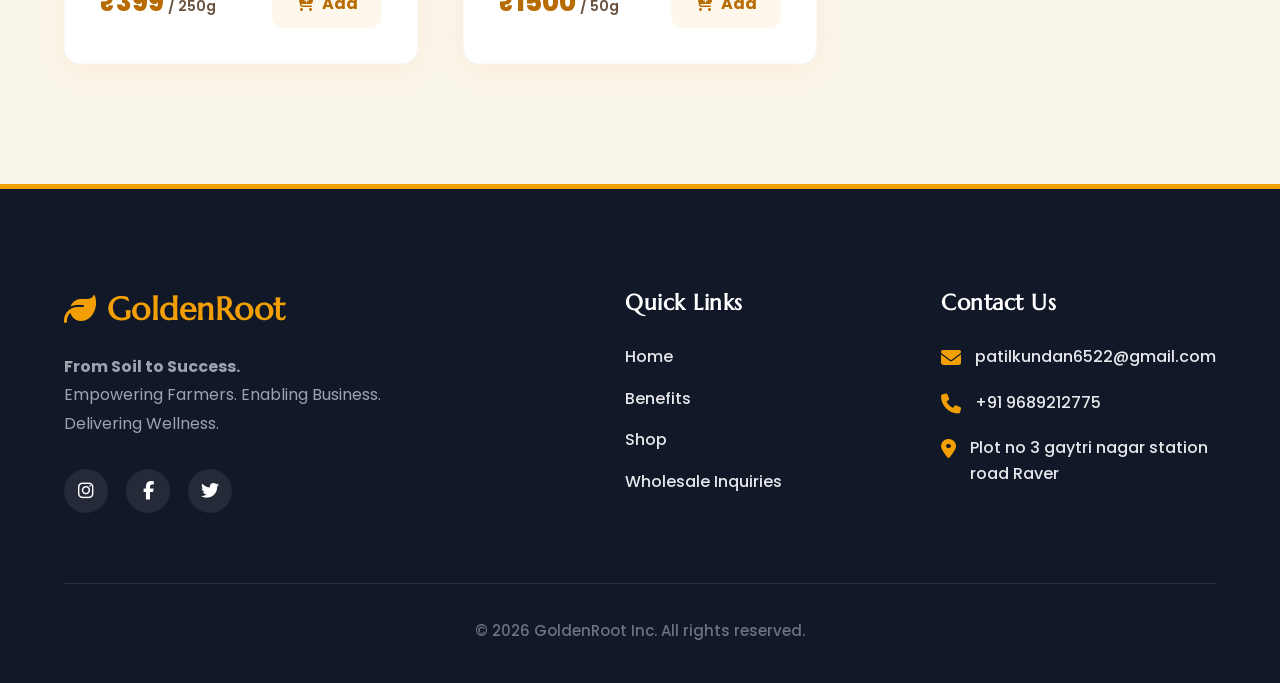
<file: products.html>
<!DOCTYPE html>
<html lang="en">

<head>
  <meta charset="UTF-8">
  <meta name="viewport" content="width=device-width, initial-scale=1.0">
  <title>Golden Root | Premium Organic Turmeric</title>
  <link rel="stylesheet" href="style.css?v=4">
  <link
    href="https://fonts.googleapis.com/css2?family=Poppins:wght@300;400;500;600;700;800&family=Playfair+Display:ital,wght@0,600;1,600&display=swap"
    rel="stylesheet">
  <link rel="stylesheet" href="https://cdnjs.cloudflare.com/ajax/libs/font-awesome/6.4.0/css/all.min.css">
</head>

<body>
  <!-- Top Announcement Bar -->
  <div class="top-announcement">
    <p>10% Off Today - Use Code <strong>GOLDEN10</strong> at Checkout</p>
  </div>

  <!-- Navigation -->
  <nav class="navbar">
    <div class="nav-container">
      <div class="logo">
        <i class="fa-solid fa-leaf"></i> GoldenRoot
      </div>
      <div class="nav-links-wrapper">
        <ul class="nav-links">
          <li><a href="index.html">Home</a></li>
          <li><a href="about.html">About Us</a></li>
          <li><a href="benefits.html">Benefits</a></li>
          <li><a href="types.html">Turmeric Types</a></li>
          <li><a href="dailylife.html">Daily Life</a></li>
          <li><a href="products.html">Products</a></li>
          <li><a href="gallery.html">Gallery</a></li>
          <li><a href="#contact" class="btn-nav">Contact Us</a></li>
        </ul>
      </div>
      <div class="nav-icons">
        <div class="cart-icon-wrapper" onclick="toggleCart()">
          <i class="fa-solid fa-cart-shopping"></i>
          <span class="cart-badge" id="nav-cart-badge">0</span>
        </div>
        <div class="hamburger">
          <i class="fa-solid fa-bars"></i>
        </div>
      </div>
    </div>
  </nav>

  <!-- Products Section -->
  <section id="products" class="products">
    <div class="section-title">
      <h2>Our Premium <span>Products</span></h2>
      <p>Add a dash of health and bright color to your life.</p>
    </div>
    <div class="product-grid">
      <!-- Product 1 -->
      <div class="product-card">
        <div class="product-img">
          <img src="assets/turmeric_roots.png" alt="Raw Turmeric Fingers">
        </div>
        <div class="product-info">
          <div class="product-meta">
            <div class="rating"><i class="fa-solid fa-star"></i> 4.8/5 (84)</div>
            <div class="urgency"><i class="fa-solid fa-bolt"></i> Fast Selling</div>
          </div>
          <h3>Raw Turmeric Fingers</h3>
          <p class="desc">Freshly harvested whole organic fingers. Great for juicing, grating, and traditional natural
            remedies.</p>
          <div class="price-row">
            <span class="price">₹199 <span class="unit">/ 500g</span></span>
            <button class="add-cart" onclick="addToCart(1, 'Raw Turmeric Fingers', 199, 'assets/turmeric_roots.png')"><i
                class="fa-solid fa-cart-plus"></i> Add</button>
          </div>
        </div>
      </div>

      <!-- Product 2 -->
      <div class="product-card">
        <div class="product-img">
          <img src="assets/turmeric_powder.png" alt="Turmeric Powder (Regular)">
        </div>
        <div class="product-info">
          <div class="product-meta">
            <div class="rating"><i class="fa-solid fa-star"></i> 4.6/5 (112)</div>
          </div>
          <h3>Turmeric Powder (Regular)</h3>
          <p class="desc">Standard everyday turmeric powder, perfect for bulk cooking and daily household use.</p>
          <div class="price-row">
            <span class="price">₹149 <span class="unit">/ 250g</span></span>
            <button class="add-cart"
              onclick="addToCart(2, 'Turmeric Powder (Regular)', 149, 'assets/turmeric_powder.png')"><i
                class="fa-solid fa-cart-plus"></i> Add</button>
          </div>
        </div>
      </div>

      <!-- Product 3 -->
      <div class="product-card">
        <div class="product-img">
          <img src="assets/turmeric_powder.png" alt="Premium/Organic Turmeric Powder">
          <span class="sale-badge">Best Seller</span>
        </div>
        <div class="product-info">
          <div class="product-meta">
            <div class="rating"><i class="fa-solid fa-star"></i> 4.9/5 (128)</div>
            <div class="urgency"><i class="fa-solid fa-fire"></i> Limited Stock</div>
          </div>
          <h3>Premium / Organic Powder</h3>
          <p class="desc">Ultra-fine, aromatic, and rich in color. Grown completely organically without chemicals.</p>
          <div class="price-row">
            <span class="price">₹249 <span class="unit">/ 250g</span></span>
            <button class="add-cart"
              onclick="addToCart(3, 'Premium / Organic Powder', 249, 'assets/turmeric_powder.png')"><i
                class="fa-solid fa-cart-plus"></i> Add</button>
          </div>
        </div>
      </div>

      <!-- Product 4 -->
      <div class="product-card">
        <div class="product-img">
          <img src="assets/turmeric_bowl.png" alt="High Curcumin Turmeric">
        </div>
        <div class="product-info">
          <div class="product-meta">
            <div class="rating"><i class="fa-solid fa-star"></i> 5.0/5 (45)</div>
            <div class="urgency"><i class="fa-solid fa-heart-pulse"></i> Max Health Benefits</div>
          </div>
          <h3>High Curcumin Turmeric</h3>
          <p class="desc">Specially sourced for a curcumin content of 6%+. The best choice for inflammation and healing.
          </p>
          <div class="price-row">
            <span class="price">₹399 <span class="unit">/ 250g</span></span>
            <button class="add-cart"
              onclick="addToCart(4, 'High Curcumin Turmeric', 399, 'assets/turmeric_bowl.png')"><i
                class="fa-solid fa-cart-plus"></i> Add</button>
          </div>
        </div>
      </div>

      <!-- Product 5 -->
      <div class="product-card">
        <div class="product-img">
          <img src="assets/premium_golden_milk.jpg" alt="Golden Milk Turmeric Premium Jar">
          <span class="sale-badge" style="background: var(--secondary);">Signature Blend</span>
        </div>
        <div class="product-info">
          <div class="product-meta">
            <div class="rating"><i class="fa-solid fa-star"></i> 5.0/5 (62)</div>
            <div class="urgency"><i class="fa-solid fa-crown"></i> Royal Purity</div>
          </div>
          <h3>Golden Milk Turmeric</h3>
          <p class="desc">Traditional Ayurvedic wellness blend. Infused with black pepper & cardamom for maximum
            absorption and daily vitality.</p>
          <div class="price-row">
            <span class="price">₹1500 <span class="unit">/ 50g</span></span>
            <button class="add-cart"
              onclick="addToCart(5, 'Golden Milk Turmeric', 1500, 'assets/premium_golden_milk.jpg')"><i
                class="fa-solid fa-cart-plus"></i> Add</button>
          </div>
        </div>
      </div>
    </div>
  </section>

  <!-- Footer -->
  <footer id="contact">
    <div class="footer-content">
      <div class="footer-brand">
        <h3><i class="fa-solid fa-leaf"></i> GoldenRoot</h3>
        <p><strong>From Soil to Success.</strong><br>Empowering Farmers. Enabling Business. Delivering Wellness.</p>
        <div class="socials">
          <a href="#"><i class="fa-brands fa-instagram"></i></a>
          <a href="#"><i class="fa-brands fa-facebook-f"></i></a>
          <a href="#"><i class="fa-brands fa-twitter"></i></a>
        </div>
      </div>
      <div class="footer-links">
        <h4>Quick Links</h4>
        <ul>
          <li><a href="#home">Home</a></li>
          <li><a href="#benefits">Benefits</a></li>
          <li><a href="#products">Shop</a></li>
          <li><a href="#">Wholesale Inquiries</a></li>
        </ul>
      </div>
      <div class="footer-contact">
        <h4>Contact Us</h4>
        <p><i class="fa-solid fa-envelope"></i> patilkundan6522@gmail.com</p>
        <p><i class="fa-solid fa-phone"></i> +91 9689212775</p>
        <p><i class="fa-solid fa-location-dot"></i> Plot no 3 gaytri nagar station road Raver</p>
      </div>
    </div>
    <div class="footer-bottom">
      <p>&copy; 2026 GoldenRoot Inc. All rights reserved.</p>
    </div>
  </footer>

  <!-- Cart Sidebar -->
  <div class="cart-overlay" id="cart-overlay" onclick="toggleCart()"></div>
  <div class="cart-sidebar" id="cart-sidebar">
    <div class="cart-header">
      <h2>Your Cart</h2>
      <button class="close-cart" onclick="toggleCart()"><i class="fa-solid fa-xmark"></i></button>
    </div>
    <div class="cart-items" id="cart-items-container">
      <!-- Cart items injected via JS -->
    </div>
    <div class="cart-footer">
      <div class="cart-total">
        <span>Subtotal</span>
        <span id="cart-total-price">₹0.00</span>
      </div>
      <p class="taxes-notice">Taxes and shipping calculated at checkout</p>
      <button class="btn btn-primary checkout-btn" onclick="checkout()">Proceed to Checkout</button>
    </div>
  </div>

  <script>
    // Navigation Hamburger
    const hamburger = document.querySelector('.hamburger');
    const navLinks = document.querySelector('.nav-links');

    hamburger.addEventListener('click', () => {
      navLinks.classList.toggle('active');
      hamburger.classList.toggle('active');
    });

    document.querySelectorAll('.nav-links a').forEach(link => {
      link.addEventListener('click', () => {
        navLinks.classList.remove('active');
        hamburger.classList.remove('active');
      });
    });

    // FAQ Accordion
    const faqs = document.querySelectorAll('.faq-question');
    faqs.forEach(faq => {
      faq.addEventListener('click', () => {
        faq.classList.toggle('active');
        const answer = faq.nextElementSibling;
        if (faq.classList.contains('active')) {
          answer.style.maxHeight = answer.scrollHeight + 'px';
        } else {
          answer.style.maxHeight = '0';
        }
      });
    });

    // Cart Logic
    let cart = JSON.parse(localStorage.getItem('goldenRootCart')) || [];

    function saveCart() {
      localStorage.setItem('goldenRootCart', JSON.stringify(cart));
      renderCart();
    }

    function addToCart(id, name, price, img) {
      const existing = cart.find(item => item.id === id);
      if (existing) {
        existing.quantity += 1;
      } else {
        cart.push({ id, name, price, img, quantity: 1 });
      }
      saveCart();
      const overlay = document.querySelector('.cart-overlay');
      if (!overlay.classList.contains('active')) {
        toggleCart(); // Open cart to show user
      }
    }

    function removeFromCart(id) {
      cart = cart.filter(item => item.id !== id);
      saveCart();
    }

    function updateQuantity(id, delta) {
      const item = cart.find(item => item.id === id);
      if (item) {
        item.quantity += delta;
        if (item.quantity <= 0) removeFromCart(id);
        else saveCart();
      }
    }

    function renderCart() {
      const container = document.getElementById('cart-items-container');
      const badgeContainer = document.getElementById('nav-cart-badge');
      const totalPriceEl = document.getElementById('cart-total-price');

      let totalItems = 0;
      let totalPrice = 0;

      container.innerHTML = '';

      if (cart.length === 0) {
        container.innerHTML = '<p class="empty-cart"><i class="fa-solid fa-basket-shopping"></i><br>Your cart is empty.</p>';
      } else {
        cart.forEach(item => {
          totalItems += item.quantity;
          totalPrice += item.price * item.quantity;

          container.innerHTML += `
            <div class="cart-item">
              <img src="${item.img}" alt="${item.name}">
              <div class="cart-item-details">
                <h4>${item.name}</h4>
                <div class="cart-item-price">₹${item.price.toFixed(2)}</div>
                <div class="cart-item-quantity">
                  <button onclick="updateQuantity(${item.id}, -1)">-</button>
                  <span>${item.quantity}</span>
                  <button onclick="updateQuantity(${item.id}, 1)">+</button>
                </div>
              </div>
              <button class="remove-item" onclick="removeFromCart(${item.id})"><i class="fa-solid fa-trash"></i></button>
            </div>
          `;
        });
      }

      badgeContainer.textContent = totalItems;
      totalPriceEl.textContent = '₹' + totalPrice.toFixed(2);
    }

    function toggleCart() {
      document.getElementById('cart-sidebar').classList.toggle('active');
      document.getElementById('cart-overlay').classList.toggle('active');
    }

    function checkout() {
      if (cart.length === 0) return alert('Your cart is empty');
      alert('Proceeding to checkout with ' + cart.length + ' items!\nTotal: ₹' + document.getElementById('cart-total-price').innerText.replace('₹', ''));
    }

    // Initial render
    renderCart();

    // Change nav style on scroll
    window.addEventListener('scroll', () => {
      const nav = document.querySelector('.navbar');
      if (window.scrollY > 50) {
        nav.classList.add('scrolled');
      } else {
        nav.classList.remove('scrolled');
      }
    });
  </script>
  <script src="cursor.js"></script>
</body>

</html>
</file>
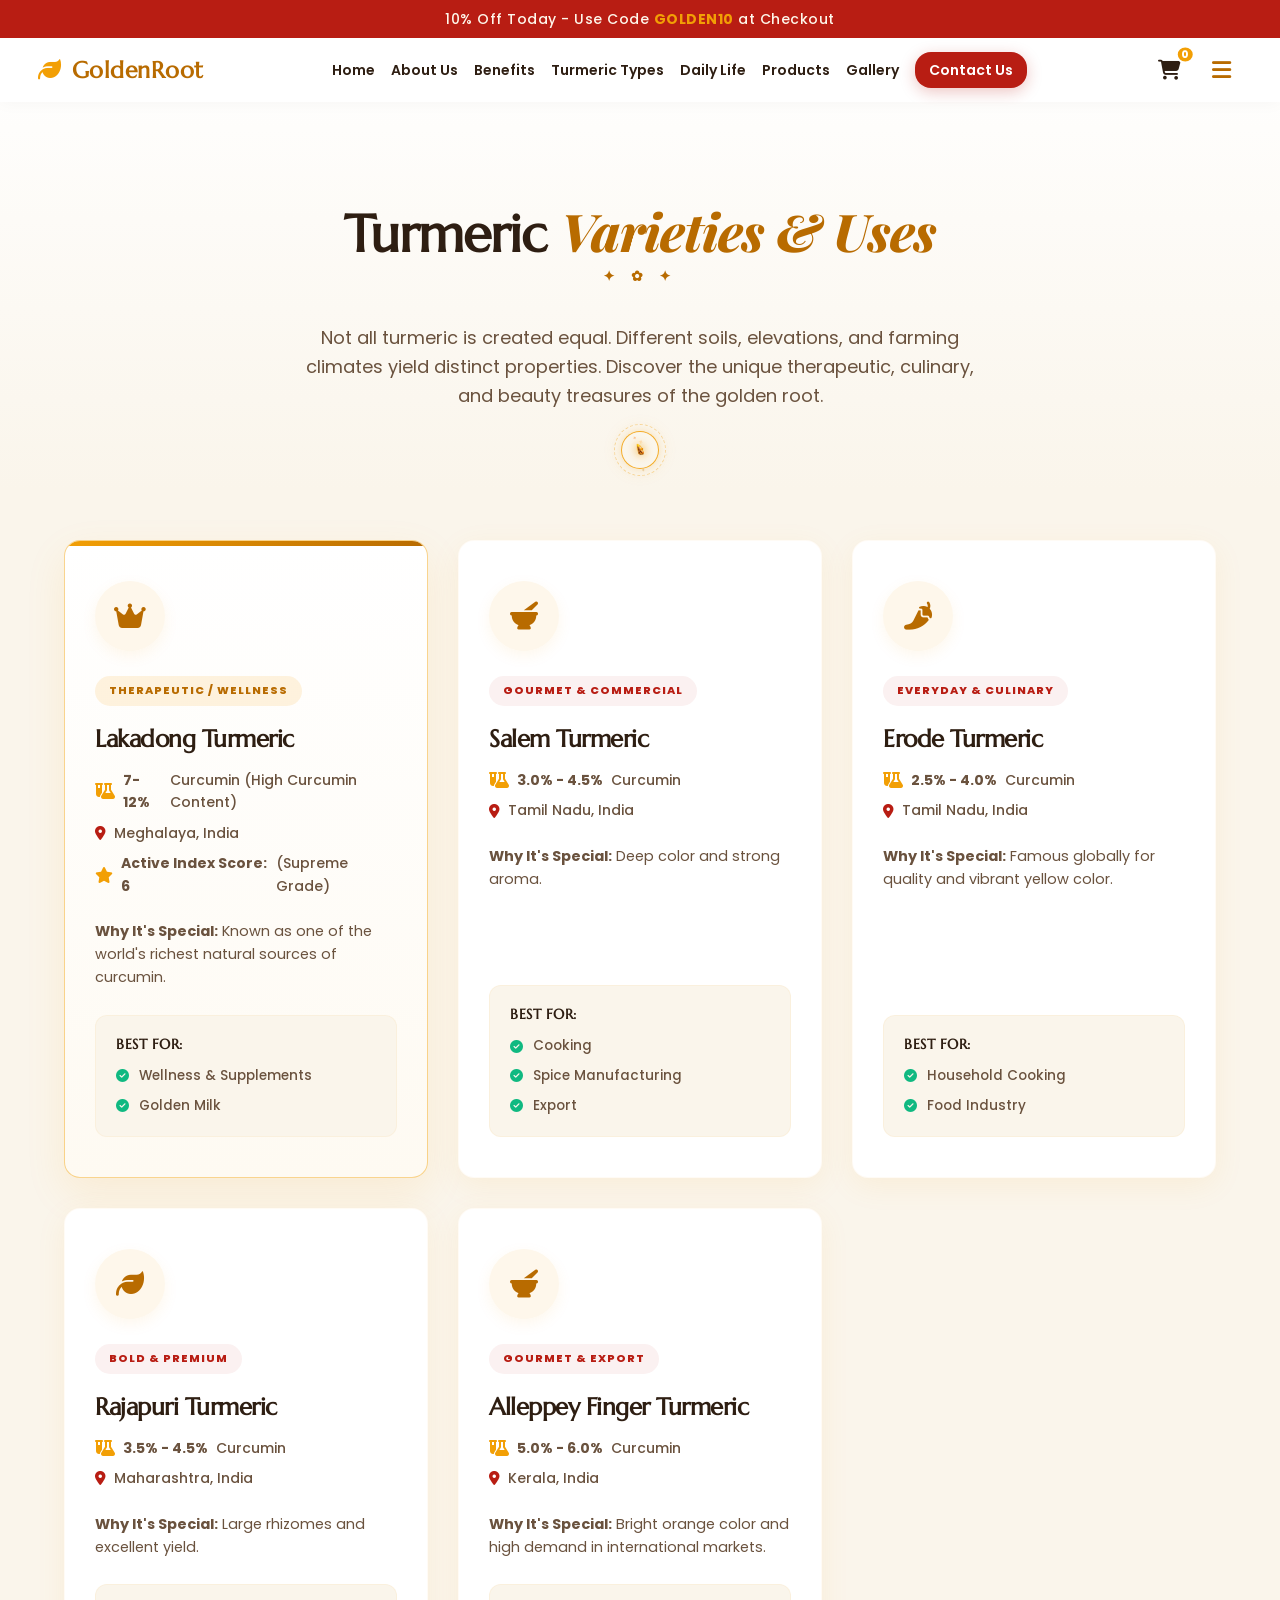
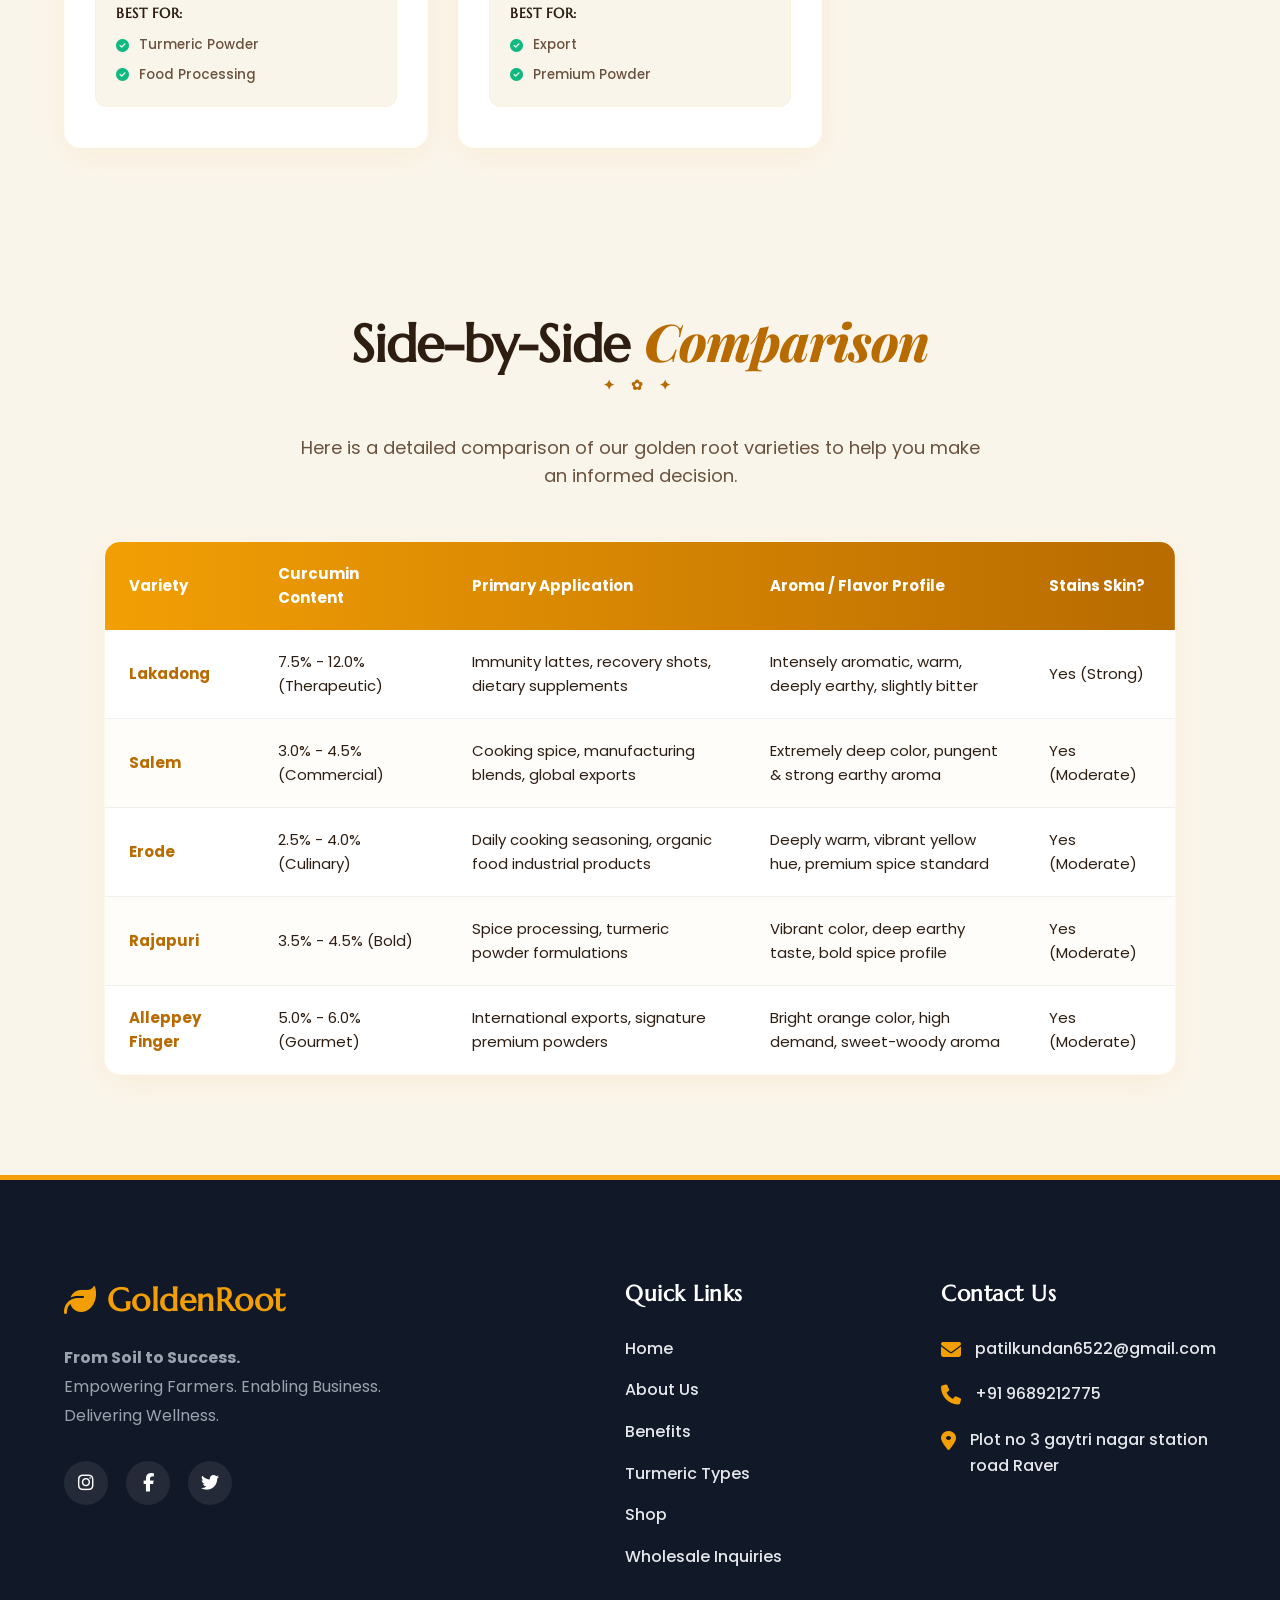
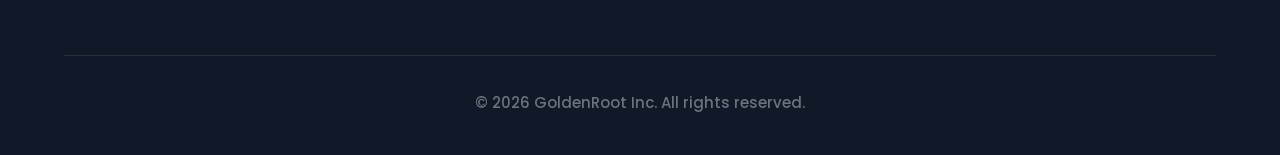
<file: types.html>
<!DOCTYPE html>
<html lang="en">

<head>
  <meta charset="UTF-8">
  <meta name="viewport" content="width=device-width, initial-scale=1.0">
  <title>Golden Root | Turmeric Varieties & Uses</title>
  <meta name="description"
    content="Explore the beautiful varieties of pure, organic Indian turmeric. From high-curcumin Lakadong to gourmet Alleppey, discover the perfect type for wellness, cooking, and skincare.">
  <meta name="keywords"
    content="Lakadong Turmeric, Alleppey Turmeric, Madras Turmeric, Kasturi Turmeric, Curcumin content, Turmeric uses, Ayurvedic skincare, organic spices">
  <link rel="stylesheet" href="style.css?v=4">
  <link
    href="https://fonts.googleapis.com/css2?family=Poppins:wght@300;400;500;600;700;800&family=Playfair+Display:ital,wght@0,600;1,600&display=swap"
    rel="stylesheet">
  <link rel="stylesheet" href="https://cdnjs.cloudflare.com/ajax/libs/font-awesome/6.4.0/css/all.min.css">
</head>

<body>
  <!-- Top Announcement Bar -->
  <div class="top-announcement">
    <p>10% Off Today - Use Code <strong>GOLDEN10</strong> at Checkout</p>
  </div>

  <!-- Navigation -->
  <nav class="navbar">
    <div class="nav-container">
      <div class="logo">
        <i class="fa-solid fa-leaf"></i> GoldenRoot
      </div>
      <div class="nav-links-wrapper">
        <ul class="nav-links">
          <li><a href="index.html">Home</a></li>
          <li><a href="about.html">About Us</a></li>
          <li><a href="benefits.html">Benefits</a></li>
          <li><a href="types.html" class="active">Turmeric Types</a></li>
          <li><a href="dailylife.html">Daily Life</a></li>
          <li><a href="products.html">Products</a></li>
          <li><a href="gallery.html">Gallery</a></li>
          <li><a href="#contact" class="btn-nav">Contact Us</a></li>
        </ul>
      </div>
      <div class="nav-icons">
        <div class="cart-icon-wrapper" onclick="toggleCart()">
          <i class="fa-solid fa-cart-shopping"></i>
          <span class="cart-badge" id="nav-cart-badge">0</span>
        </div>
        <div class="hamburger">
          <i class="fa-solid fa-bars"></i>
        </div>
      </div>
    </div>
  </nav>

  <!-- Title & Header Showcase -->
  <header style="padding: 160px 5% 50px; text-align: center; background: linear-gradient(180deg, var(--white), var(--bg-color));">
    <div class="section-title" style="margin-bottom: 30px;">
      <h2>Turmeric <span>Varieties & Uses</span></h2>
      <p>Not all turmeric is created equal. Different soils, elevations, and farming climates yield distinct properties. Discover the unique therapeutic, culinary, and beauty treasures of the golden root.</p>
    </div>
  </header>

  <!-- Turmeric Varieties & Uses Section -->
  <section class="turmeric-varieties" style="padding-top: 0;">
    <div class="varieties-grid">
      <!-- Variety 1: Lakadong -->
      <div class="variety-card active-variety">
        <div class="variety-icon-wrapper">
          <i class="fa-solid fa-crown"></i>
        </div>
        <div class="variety-badge">Therapeutic / Wellness</div>
        <h3>Lakadong Turmeric</h3>
        <span class="variety-meta"><i class="fa-solid fa-flask-vial"></i> <strong>7-12%</strong> Curcumin (High Curcumin Content)</span>
        <span class="variety-origin"><i class="fa-solid fa-location-dot"></i> Meghalaya, India</span>
        <span class="variety-meta"><i class="fa-solid fa-star"></i> <strong>Active Index Score: 6</strong> (Supreme Grade)</span>
        <p class="variety-desc"><strong>Why It's Special:</strong> Known as one of the world's richest natural sources of curcumin.</p>
        <div class="variety-uses-box">
          <h5>Best For:</h5>
          <ul>
            <li><i class="fa-solid fa-circle-check"></i> Wellness & Supplements</li>
            <li><i class="fa-solid fa-circle-check"></i> Golden Milk</li>
          </ul>
        </div>
      </div>

      <!-- Variety 2: Salem -->
      <div class="variety-card">
        <div class="variety-icon-wrapper">
          <i class="fa-solid fa-mortar-pestle"></i>
        </div>
        <div class="variety-badge">Gourmet & Commercial</div>
        <h3>Salem Turmeric</h3>
        <span class="variety-meta"><i class="fa-solid fa-flask-vial"></i> <strong>3.0% - 4.5%</strong> Curcumin</span>
        <span class="variety-origin"><i class="fa-solid fa-location-dot"></i> Tamil Nadu, India</span>
        <p class="variety-desc"><strong>Why It's Special:</strong> Deep color and strong aroma.</p>
        <div class="variety-uses-box">
          <h5>Best For:</h5>
          <ul>
            <li><i class="fa-solid fa-circle-check"></i> Cooking</li>
            <li><i class="fa-solid fa-circle-check"></i> Spice Manufacturing</li>
            <li><i class="fa-solid fa-circle-check"></i> Export</li>
          </ul>
        </div>
      </div>

      <!-- Variety 3: Erode -->
      <div class="variety-card">
        <div class="variety-icon-wrapper">
          <i class="fa-solid fa-pepper-hot"></i>
        </div>
        <div class="variety-badge">Everyday & Culinary</div>
        <h3>Erode Turmeric</h3>
        <span class="variety-meta"><i class="fa-solid fa-flask-vial"></i> <strong>2.5% - 4.0%</strong> Curcumin</span>
        <span class="variety-origin"><i class="fa-solid fa-location-dot"></i> Tamil Nadu, India</span>
        <p class="variety-desc"><strong>Why It's Special:</strong> Famous globally for quality and vibrant yellow color.</p>
        <div class="variety-uses-box">
          <h5>Best For:</h5>
          <ul>
            <li><i class="fa-solid fa-circle-check"></i> Household Cooking</li>
            <li><i class="fa-solid fa-circle-check"></i> Food Industry</li>
          </ul>
        </div>
      </div>

      <!-- Variety 4: Rajapuri -->
      <div class="variety-card">
        <div class="variety-icon-wrapper">
          <i class="fa-solid fa-leaf"></i>
        </div>
        <div class="variety-badge">Bold & Premium</div>
        <h3>Rajapuri Turmeric</h3>
        <span class="variety-meta"><i class="fa-solid fa-flask-vial"></i> <strong>3.5% - 4.5%</strong> Curcumin</span>
        <span class="variety-origin"><i class="fa-solid fa-location-dot"></i> Maharashtra, India</span>
        <p class="variety-desc"><strong>Why It's Special:</strong> Large rhizomes and excellent yield.</p>
        <div class="variety-uses-box">
          <h5>Best For:</h5>
          <ul>
            <li><i class="fa-solid fa-circle-check"></i> Turmeric Powder</li>
            <li><i class="fa-solid fa-circle-check"></i> Food Processing</li>
          </ul>
        </div>
      </div>
      
      <!-- Variety 5: Alleppey Finger -->
      <div class="variety-card">
        <div class="variety-icon-wrapper">
          <i class="fa-solid fa-mortar-pestle"></i>
        </div>
        <div class="variety-badge">Gourmet & Export</div>
        <h3>Alleppey Finger Turmeric</h3>
        <span class="variety-meta"><i class="fa-solid fa-flask-vial"></i> <strong>5.0% - 6.0%</strong> Curcumin</span>
        <span class="variety-origin"><i class="fa-solid fa-location-dot"></i> Kerala, India</span>
        <p class="variety-desc"><strong>Why It's Special:</strong> Bright orange color and high demand in international markets.</p>
        <div class="variety-uses-box">
          <h5>Best For:</h5>
          <ul>
            <li><i class="fa-solid fa-circle-check"></i> Export</li>
            <li><i class="fa-solid fa-circle-check"></i> Premium Powder</li>
          </ul>
        </div>
      </div>
    </div>
  </section>

  <!-- Interactive Comparison Table Section -->
  <section class="comparison-table-section" style="padding: 60px 5% 100px; max-width: 1200px; margin: 0 auto;">
    <div class="section-title" style="margin-bottom: 50px;">
      <h2>Side-by-Side <span>Comparison</span></h2>
      <p>Here is a detailed comparison of our golden root varieties to help you make an informed decision.</p>
    </div>
    <div style="overflow-x: auto; background: var(--white); border-radius: var(--radius); box-shadow: var(--shadow); border: 1px solid rgba(242, 159, 5, 0.08);">
      <table style="width: 100%; border-collapse: collapse; text-align: left; font-family: 'Poppins', sans-serif; font-size: 15px; color: var(--text-main); min-width: 800px;">
        <thead>
          <tr style="background: linear-gradient(90deg, var(--primary), var(--primary-dark)); color: var(--white);">
            <th style="padding: 20px 24px; font-weight: 700;">Variety</th>
            <th style="padding: 20px 24px; font-weight: 700;">Curcumin Content</th>
            <th style="padding: 20px 24px; font-weight: 700;">Primary Application</th>
            <th style="padding: 20px 24px; font-weight: 700;">Aroma / Flavor Profile</th>
            <th style="padding: 20px 24px; font-weight: 700;">Stains Skin?</th>
          </tr>
        </thead>
        <tbody>
          <tr style="border-bottom: 1px solid rgba(0,0,0,0.06); transition: background 0.3s;">
            <td style="padding: 20px 24px; font-weight: 700; color: var(--primary-dark);">Lakadong</td>
            <td style="padding: 20px 24px;">7.5% - 12.0% (Therapeutic)</td>
            <td style="padding: 20px 24px;">Immunity lattes, recovery shots, dietary supplements</td>
            <td style="padding: 20px 24px;">Intensely aromatic, warm, deeply earthy, slightly bitter</td>
            <td style="padding: 20px 24px;">Yes (Strong)</td>
          </tr>
          <tr style="border-bottom: 1px solid rgba(0,0,0,0.06); transition: background 0.3s; background: rgba(242, 159, 5, 0.02);">
            <td style="padding: 20px 24px; font-weight: 700; color: var(--primary-dark);">Salem</td>
            <td style="padding: 20px 24px;">3.0% - 4.5% (Commercial)</td>
            <td style="padding: 20px 24px;">Cooking spice, manufacturing blends, global exports</td>
            <td style="padding: 20px 24px;">Extremely deep color, pungent & strong earthy aroma</td>
            <td style="padding: 20px 24px;">Yes (Moderate)</td>
          </tr>
          <tr style="border-bottom: 1px solid rgba(0,0,0,0.06); transition: background 0.3s;">
            <td style="padding: 20px 24px; font-weight: 700; color: var(--primary-dark);">Erode</td>
            <td style="padding: 20px 24px;">2.5% - 4.0% (Culinary)</td>
            <td style="padding: 20px 24px;">Daily cooking seasoning, organic food industrial products</td>
            <td style="padding: 20px 24px;">Deeply warm, vibrant yellow hue, premium spice standard</td>
            <td style="padding: 20px 24px;">Yes (Moderate)</td>
          </tr>
          <tr style="border-bottom: 1px solid rgba(0,0,0,0.06); transition: background 0.3s; background: rgba(242, 159, 5, 0.02);">
            <td style="padding: 20px 24px; font-weight: 700; color: var(--primary-dark);">Rajapuri</td>
            <td style="padding: 20px 24px;">3.5% - 4.5% (Bold)</td>
            <td style="padding: 20px 24px;">Spice processing, turmeric powder formulations</td>
            <td style="padding: 20px 24px;">Vibrant color, deep earthy taste, bold spice profile</td>
            <td style="padding: 20px 24px;">Yes (Moderate)</td>
          </tr>
          <tr style="transition: background 0.3s;">
            <td style="padding: 20px 24px; font-weight: 700; color: var(--primary-dark);">Alleppey Finger</td>
            <td style="padding: 20px 24px;">5.0% - 6.0% (Gourmet)</td>
            <td style="padding: 20px 24px;">International exports, signature premium powders</td>
            <td style="padding: 20px 24px;">Bright orange color, high demand, sweet-woody aroma</td>
            <td style="padding: 20px 24px;">Yes (Moderate)</td>
          </tr>
        </tbody>
      </table>
    </div>
  </section>


  <!-- Footer -->
  <footer id="contact">
    <div class="footer-content">
      <div class="footer-brand">
        <h3><i class="fa-solid fa-leaf"></i> GoldenRoot</h3>
        <p><strong>From Soil to Success.</strong><br>Empowering Farmers. Enabling Business. Delivering Wellness.</p>
        <div class="socials">
          <a href="#"><i class="fa-brands fa-instagram"></i></a>
          <a href="#"><i class="fa-brands fa-facebook-f"></i></a>
          <a href="#"><i class="fa-brands fa-twitter"></i></a>
        </div>
      </div>
      <div class="footer-links">
        <h4>Quick Links</h4>
        <ul>
          <li><a href="index.html">Home</a></li>
          <li><a href="about.html">About Us</a></li>
          <li><a href="benefits.html">Benefits</a></li>
          <li><a href="types.html">Turmeric Types</a></li>
          <li><a href="products.html">Shop</a></li>
          <li><a href="#">Wholesale Inquiries</a></li>
        </ul>
      </div>
      <div class="footer-contact">
        <h4>Contact Us</h4>
        <p><i class="fa-solid fa-envelope"></i> patilkundan6522@gmail.com</p>
        <p><i class="fa-solid fa-phone"></i> +91 9689212775</p>
        <p><i class="fa-solid fa-location-dot"></i> Plot no 3 gaytri nagar station road Raver</p>
      </div>
    </div>
    <div class="footer-bottom">
      <p>&copy; 2026 GoldenRoot Inc. All rights reserved.</p>
    </div>
  </footer>

  <!-- Cart Sidebar -->
  <div class="cart-overlay" id="cart-overlay" onclick="toggleCart()"></div>
  <div class="cart-sidebar" id="cart-sidebar">
    <div class="cart-header">
      <h2>Your Cart</h2>
      <button class="close-cart" onclick="toggleCart()"><i class="fa-solid fa-xmark"></i></button>
    </div>
    <div class="cart-items" id="cart-items-container">
      <!-- Cart items injected via JS -->
    </div>
    <div class="cart-footer">
      <div class="cart-total">
        <span>Subtotal</span>
        <span id="cart-total-price">₹0.00</span>
      </div>
      <p class="taxes-notice">Taxes and shipping calculated at checkout</p>
      <button class="btn btn-primary checkout-btn" onclick="checkout()">Proceed to Checkout</button>
    </div>
  </div>

  <script>
    // Navigation Hamburger
    const hamburger = document.querySelector('.hamburger');
    const navLinks = document.querySelector('.nav-links');

    hamburger.addEventListener('click', () => {
      navLinks.classList.toggle('active');
      hamburger.classList.toggle('active');
    });

    document.querySelectorAll('.nav-links a').forEach(link => {
      link.addEventListener('click', () => {
        navLinks.classList.remove('active');
        hamburger.classList.remove('active');
      });
    });

    // Cart Logic
    let cart = JSON.parse(localStorage.getItem('goldenRootCart')) || [];

    function saveCart() {
      localStorage.setItem('goldenRootCart', JSON.stringify(cart));
      renderCart();
    }

    function addToCart(id, name, price, img) {
      const existing = cart.find(item => item.id === id);
      if (existing) {
        existing.quantity += 1;
      } else {
        cart.push({ id, name, price, img, quantity: 1 });
      }
      saveCart();
      const overlay = document.querySelector('.cart-overlay');
      if (!overlay.classList.contains('active')) {
        toggleCart(); // Open cart to show user
      }
    }

    function removeFromCart(id) {
      cart = cart.filter(item => item.id !== id);
      saveCart();
    }

    function updateQuantity(id, delta) {
      const item = cart.find(item => item.id === id);
      if (item) {
        item.quantity += delta;
        if (item.quantity <= 0) removeFromCart(id);
        else saveCart();
      }
    }

    function renderCart() {
      const container = document.getElementById('cart-items-container');
      const badgeContainer = document.getElementById('nav-cart-badge');
      const totalPriceEl = document.getElementById('cart-total-price');

      let totalItems = 0;
      let totalPrice = 0;

      container.innerHTML = '';

      if (cart.length === 0) {
        container.innerHTML = '<p class="empty-cart"><i class="fa-solid fa-basket-shopping"></i><br>Your cart is empty.</p>';
      } else {
        cart.forEach(item => {
          totalItems += item.quantity;
          totalPrice += item.price * item.quantity;

          container.innerHTML += `
            <div class="cart-item">
              <img src="${item.img}" alt="${item.name}">
              <div class="cart-item-details">
                <h4>${item.name}</h4>
                <div class="cart-item-price">₹${item.price.toFixed(2)}</div>
                <div class="cart-item-quantity">
                  <button onclick="updateQuantity(${item.id}, -1)">-</button>
                  <span>${item.quantity}</span>
                  <button onclick="updateQuantity(${item.id}, 1)">+</button>
                </div>
              </div>
              <button class="remove-item" onclick="removeFromCart(${item.id})"><i class="fa-solid fa-trash"></i></button>
            </div>
          `;
        });
      }

      badgeContainer.textContent = totalItems;
      totalPriceEl.textContent = '₹' + totalPrice.toFixed(2);
    }

    function toggleCart() {
      document.getElementById('cart-sidebar').classList.toggle('active');
      document.getElementById('cart-overlay').classList.toggle('active');
    }

    function checkout() {
      if (cart.length === 0) return alert('Your cart is empty');
      alert('Proceeding to checkout with ' + cart.length + ' items!\nTotal: ₹' + document.getElementById('cart-total-price').innerText.replace('₹', ''));
    }

    // Initial render
    renderCart();

    // Change nav style on scroll
    window.addEventListener('scroll', () => {
      const nav = document.querySelector('.navbar');
      if (window.scrollY > 50) {
        nav.classList.add('scrolled');
      } else {
        nav.classList.remove('scrolled');
      }
    });
  </script>
  <script src="cursor.js"></script>
</body>

</html>
</file>
<file: style.css>
/* Import Fonts: Poppins for modern readable body, Marcellus for premium royal Indian culture headings */
@import url('https://fonts.googleapis.com/css2?family=Poppins:wght@300;400;500;600;700;800&family=Marcellus&family=Playfair+Display:ital,wght@0,600;1,600&display=swap');

:root {
  --primary: #F29F05;
  /* Deep Golden Haldi / Turmeric Saffron */
  --primary-dark: #B86B00;
  /* Earthy Saffron Mustard */
  --primary-light: #FEF7EB;
  /* Sandalwood Milk Cream background */
  --secondary: #B81D13;
  /* Kumkum Red / Vermilion Accent */
  --secondary-hover: #8D140A;
  /* Deep Terracotta Dark Red */
  --bg-color: #FAF5EB;
  /* Sandalwood Clay Clay beige background */
  --text-main: #2E1E12;
  /* Organic Charcoal Deep Brown */
  --text-light: #6A523E;
  /* Warm Saffron Soil Brown */
  --white: #ffffff;
  --radius: 16px;
  --shadow: 0 8px 30px rgba(242, 159, 5, 0.08);
  --shadow-hover: 0 15px 40px rgba(242, 159, 5, 0.16);
}

* {
  margin: 0;
  padding: 0;
  box-sizing: border-box;
}

img, video, iframe {
  max-width: 100%;
  height: auto;
}

html {
  scroll-behavior: smooth;
}

/* Custom Cursor Fallback (Standard CSS Cursors using our new Turmeric asset) */
html, body {
  cursor: url('assets/turmeric_cursor.png') 32 24, auto;
}
a, button, .btn, .btn-nav, .add-cart, .socials a, .logo, .hamburger, .faq-question, .cart-icon-wrapper, .close-cart, .remove-item, [role="button"] {
  cursor: url('assets/turmeric_cursor.png') 32 24, pointer;
}

/* Premium JavaScript-powered Custom Cursor Styles */
@media (min-width: 769px) {
  /* Hide the native cursor only on desktop devices where JS custom cursor is active */
  .js-cursor-active, 
  .js-cursor-active a, 
  .js-cursor-active button, 
  .js-cursor-active .btn, 
  .js-cursor-active .btn-nav, 
  .js-cursor-active .add-cart, 
  .js-cursor-active .socials a, 
  .js-cursor-active .logo, 
  .js-cursor-active .hamburger, 
  .js-cursor-active .faq-question, 
  .js-cursor-active .cart-icon-wrapper, 
  .js-cursor-active .close-cart, 
  .js-cursor-active .remove-item,
  .js-cursor-active [role="button"] {
    cursor: none !important;
  }

  .custom-cursor-container {
    position: fixed;
    top: 0;
    left: 0;
    width: 100vw;
    height: 100vh;
    pointer-events: none;
    z-index: 999999;
    overflow: hidden;
  }

  .custom-cursor-dot {
    position: absolute;
    width: 38px;
    height: 38px;
    border: 1.5px solid rgba(242, 159, 5, 0.85); /* Golden Circular Ring */
    background: rgba(254, 247, 235, 0.15); /* Golden cream translucent tint */
    border-radius: 50%;
    transform: translate(-50%, -50%); /* Centered on pointer coordinates */
    pointer-events: none;
    z-index: 100;
    display: flex;
    align-items: center;
    justify-content: center;
    transition: width 0.3s cubic-bezier(0.175, 0.885, 0.32, 1.275), 
                height 0.3s cubic-bezier(0.175, 0.885, 0.32, 1.275), 
                border-color 0.3s ease,
                background-color 0.3s ease,
                transform 0.1s ease-out;
    transform-origin: center;
    box-shadow: 0 0 10px rgba(242, 159, 5, 0.25);
  }

  .custom-cursor-dot img {
    width: 18px;
    height: 18px;
    object-fit: contain;
    filter: drop-shadow(0 0 5px rgba(242, 159, 5, 0.95)); /* Glowing Turmeric Root */
    transition: transform 0.4s ease;
    transform-origin: center;
  }

  .custom-cursor-ring {
    position: absolute;
    width: 52px;
    height: 52px;
    border: 1px dashed rgba(242, 159, 5, 0.35); /* Elegant dashed ring */
    background: transparent;
    border-radius: 50%;
    transform: translate(-50%, -50%);
    pointer-events: none;
    z-index: 99;
    transition: width 0.3s cubic-bezier(0.175, 0.885, 0.32, 1.275), 
                height 0.3s cubic-bezier(0.175, 0.885, 0.32, 1.275), 
                border-color 0.3s ease;
    transform-origin: center;
    box-shadow: 0 0 15px rgba(242, 159, 5, 0.05);
  }

  /* Hover States controlled by JS classes */
  .custom-cursor-container.hovered .custom-cursor-dot {
    width: 50px;
    height: 50px;
    border-color: rgba(184, 29, 19, 0.85); /* Kumkum Red accent border */
    background: rgba(184, 29, 19, 0.05); /* Saffron-vermilion light tint */
    box-shadow: 0 0 15px rgba(184, 29, 19, 0.3);
  }

  .custom-cursor-container.hovered .custom-cursor-dot img {
    transform: rotate(35deg) scale(1.2);
    filter: drop-shadow(0 0 8px rgba(242, 159, 5, 0.95));
  }

  .custom-cursor-container.hovered .custom-cursor-ring {
    width: 74px;
    height: 74px;
    border-color: rgba(242, 159, 5, 0.7); /* Deep saffron gold */
    border-style: solid; /* Solidify the dashed line on hover for structure */
    box-shadow: 0 0 20px rgba(242, 159, 5, 0.2);
  }

  .cursor-canvas {
    position: absolute;
    top: 0;
    left: 0;
    width: 100%;
    height: 100%;
    pointer-events: none;
    z-index: 98;
  }
}

body {
  font-family: 'Poppins', sans-serif;
  background-color: var(--bg-color);
  color: var(--text-main);
  line-height: 1.6;
  overflow-x: hidden;
}

/* Typography styles */
h1,
h2,
h3,
h4,
h5,
h6 {
  font-family: 'Marcellus', serif;
  line-height: 1.25;
  letter-spacing: 0.5px;
}

.highlight {
  color: var(--secondary);
}

h1 span,
h2 span {
  font-family: 'Playfair Display', serif;
  font-style: italic;
  color: var(--primary-dark);
}

/* Navigation */
.navbar {
  position: fixed;
  top: 0;
  transform: translateY(38px);
  width: 100%;
  background: rgba(255, 255, 255, 0.9);
  backdrop-filter: blur(12px);
  -webkit-backdrop-filter: blur(12px);
  z-index: 1000;
  box-shadow: 0 2px 15px rgba(0, 0, 0, 0.03);
  transition: all 0.3s ease;
}

.nav-container {
  max-width: 1300px;
  margin: 0 auto;
  padding: 14px 4%;
  display: flex;
  justify-content: space-between;
  align-items: center;
  gap: 15px;
}

.logo {
  font-size: 25px;
  font-weight: 800;
  color: var(--primary-dark);
  display: flex;
  align-items: center;
  gap: 10px;
  letter-spacing: 0.5px;
  font-family: 'Marcellus', serif;
  flex-shrink: 0;
  margin-right: 15px;
}

.logo i {
  color: var(--primary);
}

.nav-links {
  display: flex;
  list-style: none;
  align-items: center;
  gap: 22px;
}

.nav-links a {
  text-decoration: none;
  color: var(--text-main);
  font-weight: 600;
  font-size: 14.5px;
  transition: all 0.3s ease;
  position: relative;
  white-space: nowrap;
}

.nav-links a:hover {
  color: var(--primary-dark);
}

.nav-links a:not(.btn-nav)::after {
  content: '';
  position: absolute;
  bottom: -6px;
  left: 0;
  width: 0%;
  height: 2px;
  background-color: var(--primary-dark);
  transition: width 0.3s ease;
  border-radius: 2px;
}

.nav-links a:hover::after {
  width: 100%;
}

.btn-nav {
  background: var(--secondary);
  color: var(--white) !important;
  padding: 8px 18px;
  border-radius: var(--radius);
  font-weight: 700;
  font-size: 14px;
  box-shadow: 0 4px 15px rgba(184, 29, 19, 0.25);
  transition: all 0.3s ease;
  display: inline-flex;
  align-items: center;
  justify-content: center;
  white-space: nowrap;
}

.btn-nav:hover {
  background: var(--secondary-hover);
  transform: translateY(-2px);
  box-shadow: 0 6px 20px rgba(141, 20, 10, 0.35);
}

/* Custom visual scaling down between standard container and mobile trigger point */
@media (max-width: 1300px) and (min-width: 1151px) {
  .nav-container {
    padding: 12px 3%;
    gap: 10px;
  }
  .logo {
    font-size: 23px;
    margin-right: 5px;
  }
  .nav-links {
    gap: 16px;
  }
  .nav-links a {
    font-size: 14px;
  }
  .btn-nav {
    padding: 7px 14px;
    font-size: 13.5px;
  }
}

.hamburger {
  display: none;
  font-size: 28px;
  color: var(--primary-dark);
  cursor: pointer;
  transition: transform 0.3s ease;
}

.hamburger:hover {
  transform: scale(1.1);
}

/* Base Buttons */
.btn {
  display: inline-flex;
  align-items: center;
  gap: 10px;
  padding: 16px 36px;
  border-radius: 50px;
  font-size: 18px;
  font-weight: 700;
  text-decoration: none;
  transition: all 0.4s cubic-bezier(0.175, 0.885, 0.32, 1.275);
}

.btn-primary {
  background: linear-gradient(135deg, var(--secondary), var(--secondary-hover));
  color: var(--white);
  box-shadow: 0 10px 25px rgba(184, 29, 19, 0.25);
}

.btn-primary:hover {
  transform: translateY(-5px);
  box-shadow: 0 15px 35px rgba(184, 29, 19, 0.35);
}

.btn-secondary {
  background: var(--primary-light);
  color: var(--primary-dark);
  border: 1px solid rgba(184, 107, 0, 0.2);
}

.btn-secondary:hover {
  background: #FDEBD0;
  transform: translateY(-5px);
  box-shadow: 0 10px 20px rgba(253, 235, 208, 0.5);
  border-color: rgba(184, 107, 0, 0.4);
}

/* Hero Section */
.hero {
  min-height: calc(100vh - 38px);
  padding: 140px 5% 80px;
  max-width: 1400px;
  margin: 0 auto;
  display: grid;
  grid-template-columns: 1.1fr 0.9fr;
  gap: 60px;
  align-items: center;
  position: relative;
}

.badge {
  display: inline-flex;
  align-items: center;
  gap: 8px;
  background: var(--primary-light);
  color: var(--primary-dark);
  padding: 8px 18px;
  border-radius: 30px;
  font-weight: 700;
  font-size: 14px;
  margin-bottom: 24px;
  letter-spacing: 0.5px;
  border: 1px solid rgba(251, 191, 36, 0.3);
}

.hero-content h1 {
  font-size: 58px;
  font-weight: 800;
  margin-bottom: 24px;
  letter-spacing: -1px;
  line-height: 1.2;
}

.hero-content h1 span {
  font-family: 'Playfair Display', serif;
  font-style: italic;
  color: var(--secondary); /* Saffron-vermilion accent color */
}

.hero-content p {
  font-size: 20px;
  color: var(--text-light);
  margin-bottom: 40px;
  max-width: 580px;
  line-height: 1.7;
}

.hero-btns {
  display: flex;
  gap: 20px;
  margin-bottom: 45px;
}

.stats {
  display: flex;
  gap: 45px;
}

.stat {
  display: flex;
  flex-direction: column;
  font-size: 16px;
  color: var(--text-light);
  font-weight: 500;
}

.stat .highlight {
  font-size: 38px;
  font-weight: 800;
  color: var(--text-main);
  line-height: 1;
  margin-bottom: 8px;
  letter-spacing: -1px;
}

/* Hero Image & Ambient Particle System */
.hero-image {
  position: relative;
  display: flex;
  align-items: center;
  justify-content: center;
  width: 100%;
  height: 100%;
  min-height: 480px;
}

.hero-bg-canvas {
  position: absolute;
  top: 0;
  left: 0;
  width: 100%;
  height: 100%;
  pointer-events: none;
  z-index: 1;
}

.image-wrapper {
  position: relative;
  z-index: 2;
  width: 95%;
  max-width: 520px; /* Wider showcase footprint for landscape photography */
  display: flex;
  justify-content: center;
  align-items: center;
  animation: float-bottle 6s ease-in-out infinite; /* Move float animation to container so border floats too */
}

.image-wrapper img {
  width: 100%;
  height: 100%;
  aspect-ratio: 3 / 2; /* Beautiful high-end photographic layout ratio */
  object-fit: cover; /* Crop and fill raw whole roots photo perfectly */
  border-radius: 16px;
  border: 6px solid var(--white); /* Premium white gallery print frame */
  outline: 1px solid rgba(242, 159, 5, 0.35); /* Elegant gold thread outline */
  box-shadow: 0 25px 60px rgba(0, 0, 0, 0.25), 0 0 35px rgba(242, 159, 5, 0.15);
  transition: transform 0.6s cubic-bezier(0.16, 1, 0.3, 1);
}

.image-wrapper:hover img {
  transform: scale(1.04); /* Soft hover interior zoom scale */
}

.floating-badge {
  position: absolute;
  background: rgba(255, 255, 255, 0.96);
  backdrop-filter: blur(12px);
  -webkit-backdrop-filter: blur(12px);
  padding: 8px 16px; /* Compact padding */
  border-radius: 30px;
  font-weight: 800;
  font-size: 11px; /* Smaller, elegant, sophisticated text size */
  color: var(--text-main);
  display: flex;
  align-items: center;
  gap: 8px; /* Tighter gap */
  box-shadow: 0 8px 25px rgba(0, 0, 0, 0.12), 0 0 15px rgba(242, 159, 5, 0.1);
  animation: float 6s ease-in-out infinite;
  border: 1px solid rgba(242, 159, 5, 0.25); /* Sleek gold-tinged border line */
  z-index: 3;
}

.floating-badge i {
  color: var(--primary);
  font-size: 14px; /* Shrunk icon size */
}

.top-right {
  top: 20px;
  right: -25px;
}

.bottom-left {
  bottom: 20px;
  left: -25px;
  animation-delay: 3s;
}

@keyframes float-bottle {
  0% {
    transform: translateY(0px) rotate(0deg);
  }
  50% {
    transform: translateY(-15px) rotate(1.5deg);
  }
  100% {
    transform: translateY(0px) rotate(0deg);
  }
}

@keyframes float {
  0% {
    transform: translateY(0px);
  }

  50% {
    transform: translateY(-15px);
  }

  100% {
    transform: translateY(0px);
  }
}

/* Shared Section Config */
.section-title {
  text-align: center;
  margin-bottom: 65px;
  max-width: 700px;
  margin-inline: auto;
}

.section-title h2 {
  font-size: 52px;
  font-weight: 800;
  margin-bottom: 24px;
  letter-spacing: -1px;
  position: relative;
  display: inline-block;
  padding-bottom: 18px;
}

.section-title h2::after {
  content: '✦ ✿ ✦';
  position: absolute;
  bottom: 0;
  left: 50%;
  transform: translateX(-50%);
  font-size: 14px;
  color: var(--primary-dark);
  letter-spacing: 6px;
  font-family: Arial, sans-serif;
}

.section-title p {
  font-size: 18px;
  color: var(--text-light);
  margin-top: 15px;
}

.benefits {
  padding: 100px 5%;
  max-width: 1400px;
  margin: 0 auto;
}

.benefits-grid {
  display: grid;
  grid-template-columns: repeat(3, 1fr);
  gap: 40px;
}

.benefit-card {
  background: var(--white);
  padding: 45px 35px;
  border-radius: var(--radius);
  box-shadow: var(--shadow);
  text-align: center;
  transition: all 0.4s ease;
  border: 1px solid rgba(251, 191, 36, 0.05);
  position: relative;
  overflow: hidden;
}

.benefit-card::before {
  content: '';
  position: absolute;
  top: 0;
  left: 0;
  width: 100%;
  height: 4px;
  background: linear-gradient(90deg, var(--primary), var(--primary-dark));
  transform: scaleX(0);
  transition: transform 0.4s ease;
  transform-origin: left;
}

.benefit-card:hover::before {
  transform: scaleX(1);
}

.benefit-card:hover {
  transform: translateY(-12px);
  box-shadow: var(--shadow-hover);
  border-color: rgba(251, 191, 36, 0.3);
}

.icon-box {
  width: 85px;
  height: 85px;
  margin: 0 auto 30px;
  background: var(--primary-light);
  color: var(--primary-dark);
  font-size: 34px;
  display: flex;
  align-items: center;
  justify-content: center;
  border-radius: 50%;
  transition: all 0.4s cubic-bezier(0.175, 0.885, 0.32, 1.275);
}

.benefit-card:hover .icon-box {
  background: var(--primary);
  color: var(--white);
  transform: scale(1.15) rotate(10deg);
}

.benefit-card h3 {
  font-size: 26px;
  margin-bottom: 16px;
}

.benefit-card p {
  color: var(--text-light);
  font-size: 16px;
}

/* Products Section */
.products {
  padding: 90px 5% 120px;
  max-width: 1400px;
  margin: 0 auto;
}

.product-grid {
  display: grid;
  grid-template-columns: repeat(auto-fit, minmax(320px, 1fr));
  gap: 45px;
}

.product-card {
  background: var(--white);
  border-radius: var(--radius);
  overflow: hidden;
  box-shadow: var(--shadow);
  transition: all 0.4s ease;
  border: 1px solid rgba(0, 0, 0, 0.02);
  display: flex;
  flex-direction: column;
}

.product-card:hover {
  transform: translateY(-10px);
  box-shadow: var(--shadow-hover);
}

.product-img {
  width: 100%;
  height: 280px;
  position: relative;
  overflow: hidden;
}

.product-img img {
  width: 100%;
  height: 100%;
  object-fit: cover;
  transition: transform 0.6s ease;
}

.product-card:hover .product-img img {
  transform: scale(1.08);
}

.sale-badge {
  position: absolute;
  top: 18px;
  left: 18px;
  background: linear-gradient(135deg, #ef4444, #dc2626);
  color: white;
  padding: 8px 16px;
  border-radius: 30px;
  font-size: 12px;
  font-weight: 800;
  text-transform: uppercase;
  letter-spacing: 1.5px;
  box-shadow: 0 4px 10px rgba(239, 68, 68, 0.4);
}

.product-info {
  padding: 35px;
  flex-grow: 1;
  display: flex;
  flex-direction: column;
}

.product-info h3 {
  font-size: 24px;
  margin-bottom: 12px;
  color: var(--text-main);
  font-weight: 700;
}

.product-info p.desc {
  color: var(--text-light);
  font-size: 16px;
  margin-bottom: 30px;
  line-height: 1.5;
  flex-grow: 1;
}

.price-row {
  display: flex;
  justify-content: space-between;
  align-items: center;
  padding-top: 25px;
  border-top: 1px solid rgba(0, 0, 0, 0.06);
}

.price {
  font-size: 26px;
  font-weight: 800;
  color: var(--primary-dark);
  display: flex;
  align-items: baseline;
  gap: 4px;
}

.price .unit {
  font-size: 14px;
  font-weight: 600;
  color: var(--text-light);
}

.add-cart {
  background: var(--primary-light);
  color: var(--primary-dark);
  border: none;
  padding: 12px 24px;
  border-radius: 12px;
  font-family: inherit;
  font-size: 16px;
  font-weight: 700;
  cursor: pointer;
  transition: all 0.3s ease;
  display: inline-flex;
  align-items: center;
  gap: 8px;
}

.add-cart:hover {
  background: var(--primary);
  color: white;
  transform: translateY(-2px);
  box-shadow: 0 5px 15px rgba(217, 119, 6, 0.3);
}

/* Footer */
footer {
  background: #111827;
  color: var(--white);
  padding: 100px 5% 40px;
  border-top: 5px solid var(--primary);
}

.footer-content {
  max-width: 1300px;
  margin: 0 auto;
  display: grid;
  grid-template-columns: 2fr 1fr 1fr;
  gap: 70px;
  margin-bottom: 70px;
}

.footer-brand h3 {
  font-size: 32px;
  color: var(--primary);
  margin-bottom: 24px;
  display: flex;
  align-items: center;
  gap: 10px;
  font-weight: 800;
}

.footer-brand p {
  color: #9ca3af;
  margin-bottom: 30px;
  max-width: 380px;
  font-size: 16px;
  line-height: 1.8;
}

.socials a {
  display: inline-flex;
  align-items: center;
  justify-content: center;
  width: 44px;
  height: 44px;
  border-radius: 50%;
  background: rgba(255, 255, 255, 0.08);
  color: var(--white);
  font-size: 18px;
  margin-right: 14px;
  transition: all 0.3s ease;
  text-decoration: none;
}

.socials a:hover {
  background: var(--primary);
  transform: translateY(-4px);
  box-shadow: 0 10px 20px rgba(251, 191, 36, 0.3);
  color: #111827;
}

.footer-links h4,
.footer-contact h4 {
  font-size: 22px;
  margin-bottom: 28px;
  font-weight: 700;
  color: white;
}

.footer-links ul {
  list-style: none;
}

.footer-links ul li {
  margin-bottom: 16px;
}

.footer-links ul a {
  color: #e5e7eb;
  text-decoration: none;
  transition: color 0.3s ease;
  font-weight: 500;
}

.footer-links ul a:hover {
  color: var(--primary);
  padding-left: 5px;
}

.footer-contact p {
  color: #e5e7eb;
  margin-bottom: 20px;
  display: flex;
  align-items: flex-start;
  gap: 14px;
  font-weight: 500;
}

.footer-contact i {
  color: var(--primary);
  font-size: 20px;
  margin-top: 4px;
}

.footer-bottom {
  text-align: center;
  color: #6b7280;
  border-top: 1px solid rgba(255, 255, 255, 0.1);
  padding-top: 35px;
  font-size: 15px;
  font-weight: 500;
}

/* Importance Section */
.importance {
  padding: 80px 5%;
  max-width: 1400px;
  margin: 0 auto 60px;
  background-color: var(--white);
  border-radius: var(--radius);
  box-shadow: var(--shadow);
}

.importance-container {
  display: grid;
  grid-template-columns: 1fr 1.2fr;
  gap: 70px;
  align-items: center;
}

.importance-image {
  position: relative;
}

.importance-image img {
  width: 100%;
  border-radius: var(--radius);
  box-shadow: var(--shadow);
  object-fit: cover;
  aspect-ratio: 3/4;
}

.importance-image .overlay-img {
  position: absolute;
  bottom: -30px;
  right: -30px;
  width: 45%;
  aspect-ratio: 1/1;
  border: 10px solid var(--white);
  border-radius: 50%;
  transition: transform 0.5s ease;
}

.importance-image:hover .overlay-img {
  transform: scale(1.1) rotate(5deg);
}

.importance-content h2 {
  font-size: 46px;
  font-weight: 800;
  margin-bottom: 20px;
  line-height: 1.2;
}

.importance-content>p {
  font-size: 18px;
  color: var(--text-light);
  margin-bottom: 40px;
}

.importance-list {
  display: flex;
  flex-direction: column;
  gap: 30px;
}

.list-item {
  display: flex;
  gap: 20px;
  align-items: flex-start;
}

.list-item i {
  background: var(--primary-light);
  color: var(--primary-dark);
  padding: 18px;
  border-radius: 50%;
  font-size: 22px;
  box-shadow: 0 5px 15px rgba(251, 191, 36, 0.2);
  transition: all 0.3s ease;
}

.list-item:hover i {
  background: var(--primary);
  color: white;
  transform: translateY(-5px);
}

.list-item h4 {
  font-size: 20px;
  margin-bottom: 8px;
  color: var(--text-main);
  font-weight: 700;
}

.list-item p {
  color: var(--text-light);
  font-size: 15px;
  line-height: 1.6;
}

/* Gallery Section */
.gallery {
  padding: 60px 5% 100px;
  max-width: 1400px;
  margin: 0 auto;
}

.gallery-filter-container {
  display: flex;
  justify-content: center;
  align-items: center;
  gap: 15px;
  margin-bottom: 45px;
  flex-wrap: wrap;
}

.gallery-filter-btn {
  padding: 12px 28px;
  border-radius: 30px;
  border: 2px solid rgba(242, 159, 5, 0.25);
  background: var(--white);
  color: var(--text-main);
  font-family: 'Poppins', sans-serif;
  font-weight: 600;
  font-size: 15px;
  cursor: pointer;
  transition: all 0.3s cubic-bezier(0.4, 0, 0.2, 1);
  display: inline-flex;
  align-items: center;
  gap: 8px;
  box-shadow: var(--shadow);
}

.gallery-filter-btn i {
  color: var(--primary);
  font-size: 16px;
  transition: transform 0.3s ease;
}

.gallery-filter-btn:hover {
  border-color: var(--primary);
  transform: translateY(-2px);
  box-shadow: var(--shadow-hover);
}

.gallery-filter-btn.active {
  background: linear-gradient(135deg, var(--primary) 0%, var(--primary-dark) 100%);
  color: var(--white);
  border-color: transparent;
  box-shadow: 0 10px 25px rgba(242, 159, 5, 0.35);
}

.gallery-filter-btn.active i {
  color: var(--white);
}

.gallery-count-badge {
  background: rgba(242, 159, 5, 0.15);
  color: var(--primary-dark);
  padding: 2px 9px;
  border-radius: 12px;
  font-size: 12px;
  font-weight: 700;
}

.gallery-filter-btn.active .gallery-count-badge {
  background: rgba(255, 255, 255, 0.25);
  color: var(--white);
}

/* Sub-section headings */
.gallery-subsection-header {
  display: flex;
  align-items: center;
  justify-content: space-between;
  margin: 50px 0 25px;
  padding-bottom: 14px;
  border-bottom: 2px dashed rgba(242, 159, 5, 0.2);
}

.gallery-subsection-title {
  font-family: 'Marcellus', serif;
  font-size: 28px;
  color: var(--text-main);
  display: flex;
  align-items: center;
  gap: 12px;
}

.gallery-subsection-title i {
  color: var(--primary);
}

.gallery-subsection-subtitle {
  font-size: 14px;
  color: var(--text-light);
  font-weight: 500;
}

/* Video Grid Layout */
.video-gallery-grid {
  display: grid;
  grid-template-columns: repeat(auto-fill, minmax(350px, 1fr));
  gap: 30px;
  margin-bottom: 60px;
}

.video-card {
  background: var(--white);
  border-radius: var(--radius);
  overflow: hidden;
  box-shadow: var(--shadow);
  border: 1px solid rgba(242, 159, 5, 0.18);
  transition: all 0.4s cubic-bezier(0.165, 0.84, 0.44, 1);
  display: flex;
  flex-direction: column;
  position: relative;
}

.video-card:hover {
  transform: translateY(-8px);
  box-shadow: var(--shadow-hover);
  border-color: rgba(242, 159, 5, 0.45);
}

.video-wrapper {
  position: relative;
  width: 100%;
  padding-top: 56.25%; /* 16:9 Aspect Ratio */
  background: #0d0905;
  overflow: hidden;
}

.video-wrapper video {
  position: absolute;
  top: 0;
  left: 0;
  width: 100%;
  height: 100%;
  object-fit: cover;
  border: none;
  background: #000;
}

.video-badge {
  position: absolute;
  top: 15px;
  left: 15px;
  background: rgba(30, 20, 10, 0.85);
  backdrop-filter: blur(8px);
  color: var(--primary);
  border: 1px solid rgba(242, 159, 5, 0.4);
  padding: 6px 14px;
  border-radius: 20px;
  font-size: 12px;
  font-weight: 700;
  letter-spacing: 0.5px;
  text-transform: uppercase;
  z-index: 5;
  box-shadow: 0 4px 12px rgba(0, 0, 0, 0.3);
  display: flex;
  align-items: center;
  gap: 6px;
}

.video-card-body {
  padding: 22px;
  display: flex;
  flex-direction: column;
  flex-grow: 1;
}

.video-card-title {
  font-family: 'Poppins', sans-serif;
  font-weight: 700;
  font-size: 18px;
  color: var(--text-main);
  margin-bottom: 8px;
  line-height: 1.4;
}

.video-card-desc {
  font-size: 14px;
  color: var(--text-light);
  line-height: 1.6;
  margin-bottom: 15px;
  flex-grow: 1;
}

.video-card-footer {
  display: flex;
  align-items: center;
  justify-content: flex-end;
  margin-top: auto;
}


/* Video Callout Banner */
.video-callout-banner {
  padding: 60px 5%;
  background: linear-gradient(135deg, #1E1208 0%, #352110 100%);
  color: #fff;
  text-align: center;
  margin: 60px auto;
  border-radius: 24px;
  max-width: 1300px;
  border: 1px solid rgba(242, 159, 5, 0.3);
  box-shadow: 0 20px 50px rgba(0, 0, 0, 0.3);
  position: relative;
  overflow: hidden;
}

.video-callout-container h2 {
  font-family: 'Marcellus', serif;
  font-size: 36px;
  margin: 15px 0;
  color: #FFF;
}

.video-callout-container h2 span {
  color: var(--primary);
}

.video-callout-container p {
  color: #DDD;
  max-width: 700px;
  margin: 0 auto 25px;
  font-size: 16px;
}

.btn-open-lightbox {
  background: var(--primary-light);
  color: var(--primary-dark);
  border: 1px solid rgba(242, 159, 5, 0.3);
  padding: 7px 16px;
  border-radius: 20px;
  font-size: 13px;
  font-weight: 600;
  cursor: pointer;
  transition: all 0.3s ease;
  display: inline-flex;
  align-items: center;
  gap: 6px;
}

.btn-open-lightbox:hover {
  background: var(--primary);
  color: var(--white);
  border-color: var(--primary);
  box-shadow: 0 4px 12px rgba(242, 159, 5, 0.25);
}

/* Lightbox Modal */
.gallery-lightbox-modal {
  position: fixed;
  top: 0;
  left: 0;
  width: 100vw;
  height: 100vh;
  background: rgba(15, 10, 5, 0.94);
  backdrop-filter: blur(12px);
  z-index: 99999;
  display: flex;
  align-items: center;
  justify-content: center;
  opacity: 0;
  pointer-events: none;
  transition: opacity 0.3s ease;
  padding: 20px;
}

.gallery-lightbox-modal.active {
  opacity: 1;
  pointer-events: auto;
}

.lightbox-content-container {
  position: relative;
  max-width: 960px;
  width: 100%;
  background: #1A120B;
  border-radius: 20px;
  overflow: hidden;
  box-shadow: 0 25px 60px rgba(0, 0, 0, 0.7);
  border: 1px solid rgba(242, 159, 5, 0.4);
}

.lightbox-media-wrapper {
  position: relative;
  width: 100%;
  max-height: 70vh;
  background: #000;
  display: flex;
  align-items: center;
  justify-content: center;
}

.lightbox-media-wrapper video,
.lightbox-media-wrapper img {
  max-width: 100%;
  max-height: 70vh;
  width: auto;
  height: auto;
  object-fit: contain;
}

.lightbox-caption-bar {
  padding: 20px 25px;
  background: #120B06;
  color: #fff;
  display: flex;
  align-items: center;
  justify-content: space-between;
}

.lightbox-caption-text h4 {
  font-family: 'Marcellus', serif;
  font-size: 22px;
  color: var(--primary);
  margin-bottom: 4px;
}

.lightbox-caption-text p {
  font-size: 14px;
  color: #CCC;
}

.lightbox-close-btn {
  position: absolute;
  top: 15px;
  right: 15px;
  width: 44px;
  height: 44px;
  border-radius: 50%;
  background: rgba(255, 255, 255, 0.2);
  color: #fff;
  border: none;
  font-size: 20px;
  cursor: pointer;
  display: flex;
  align-items: center;
  justify-content: center;
  transition: all 0.3s ease;
  z-index: 10;
}

.lightbox-close-btn:hover {
  background: var(--secondary);
  transform: rotate(90deg);
}

/* Photo Gallery Item Enhancements */
.gallery-grid {
  display: grid;
  grid-template-columns: repeat(3, 1fr);
  gap: 25px;
}

.gallery-item-card {
  position: relative;
  border-radius: var(--radius);
  overflow: hidden;
  box-shadow: var(--shadow);
  border: 1px solid rgba(242, 159, 5, 0.15);
  height: 280px;
  cursor: pointer;
  transition: all 0.4s cubic-bezier(0.165, 0.84, 0.44, 1);
}

.gallery-item-card img {
  width: 100%;
  height: 100%;
  object-fit: cover;
  transition: transform 0.6s cubic-bezier(0.165, 0.84, 0.44, 1);
}

.gallery-item-card:hover {
  transform: translateY(-5px);
  box-shadow: var(--shadow-hover);
  border-color: rgba(242, 159, 5, 0.4);
}

.gallery-item-card:hover img {
  transform: scale(1.08);
}

.gallery-item-overlay {
  position: absolute;
  inset: 0;
  background: linear-gradient(to top, rgba(30, 18, 8, 0.88) 0%, rgba(30, 18, 8, 0.15) 60%);
  opacity: 0;
  transition: opacity 0.35s ease;
  display: flex;
  flex-direction: column;
  justify-content: flex-end;
  padding: 20px;
  color: #fff;
}

.gallery-item-card:hover .gallery-item-overlay {
  opacity: 1;
}

.gallery-item-overlay h4 {
  font-family: 'Poppins', sans-serif;
  font-size: 17px;
  font-weight: 700;
  margin-bottom: 4px;
  color: #FFF;
}

.gallery-item-overlay span {
  font-size: 13px;
  color: var(--primary);
  display: flex;
  align-items: center;
  gap: 6px;
  font-weight: 500;
}

/* Responsive break points */
@media (max-width: 1200px) {
  .hero {
    gap: 40px;
  }

  .hero-content h1 {
    font-size: 56px;
  }

  .floating-badge.top-right {
    right: -10px;
  }

  .floating-badge.bottom-left {
    left: -10px;
  }

  .importance-container {
    gap: 40px;
  }
}

@media (max-width: 992px) {
  .hero {
    grid-template-columns: 1fr;
    padding-top: 140px;
    text-align: center;
    border-bottom: 1px solid rgba(0, 0, 0, 0.05);
    padding-bottom: 60px;
  }

  .hero-content p {
    margin: 0 auto 40px;
  }

  .hero-btns,
  .stats {
    justify-content: center;
  }

  .floating-badge {
    display: none;
  }

  .benefits-grid {
    grid-template-columns: 1fr;
  }

  .footer-content {
    grid-template-columns: 1fr 1fr;
  }

  .image-wrapper img {
    aspect-ratio: 16/9;
    max-height: 500px;
  }

  .importance-container {
    grid-template-columns: 1fr;
  }

  .importance-content {
    text-align: center;
    margin-top: 40px;
  }

  .list-item {
    text-align: left;
  }

  .importance-image .overlay-img {
    right: auto;
    left: 50%;
    transform: translateX(-50%);
    bottom: -40px;
  }

  .importance-image:hover .overlay-img {
    transform: translateX(-50%) scale(1.1);
  }

  .gallery-grid {
    grid-template-columns: repeat(2, 1fr);
  }

  .video-gallery-grid {
    grid-template-columns: repeat(auto-fill, minmax(280px, 1fr));
  }
}

@media (max-width: 600px) {
  .gallery-grid {
    grid-template-columns: 1fr;
  }

  .video-gallery-grid {
    grid-template-columns: 1fr;
  }

  .gallery-filter-container {
    flex-direction: column;
    width: 100%;
  }

  .gallery-filter-btn {
    width: 100%;
    justify-content: center;
  }

  .gallery-subsection-header {
    flex-direction: column;
    align-items: flex-start;
    gap: 6px;
  }
}

@media (max-width: 1150px) {
  .nav-links {
    display: flex;
    flex-direction: column;
    align-items: center;
    text-align: center;
    position: absolute;
    top: 100%;
    right: 0;
    width: 100%;
    max-height: calc(100vh - 70px);
    overflow-y: auto;
    -webkit-overflow-scrolling: touch;
    background: rgba(255, 255, 255, 0.98);
    backdrop-filter: blur(12px);
    -webkit-backdrop-filter: blur(12px);
    padding: 35px 20px;
    gap: 20px;
    box-shadow: 0 15px 30px rgba(0, 0, 0, 0.08);
    transition: all 0.4s cubic-bezier(0.175, 0.885, 0.32, 1.275);
    clip-path: circle(0% at 100% 0);
    opacity: 0;
    pointer-events: none;
  }

  .nav-links.active {
    clip-path: circle(150% at 100% 0);
    opacity: 1;
    pointer-events: all;
  }

  .nav-links a {
    font-size: 18px;
    padding: 5px 0;
    width: 100%;
    display: block;
  }

  .nav-links .btn-nav {
    margin-top: 8px;
    padding: 10px 30px;
    width: auto;
    display: inline-flex;
    transform: none !important;
  }

  .hamburger {
    display: inline-flex;
  }
}

@media (max-width: 768px) {

  .hero-content h1 {
    font-size: 42px;
  }

  .section-title h2 {
    font-size: 38px;
  }

  .importance-content h2 {
    font-size: 36px;
  }

  .footer-content {
    grid-template-columns: 1fr;
    gap: 50px;
  }

  .stats {
    flex-direction: column;
    gap: 20px;
    align-items: center;
  }

  .gallery-grid {
    grid-template-columns: 1fr;
  }

  .gallery-grid img:nth-child(1) {
    grid-column: span 1;
    height: 250px;
  }
}

/* --- NEW STYLES FOR D2C UPGRADE --- */

/* Top Announcement */
.top-announcement {
  background: var(--secondary);
  color: var(--primary-light);
  text-align: center;
  height: 38px;
  line-height: 38px;
  font-size: 14px;
  font-weight: 500;
  letter-spacing: 0.5px;
  position: relative;
  z-index: 1001;
  overflow: hidden;
  white-space: nowrap;
  text-overflow: ellipsis;
}

.top-announcement strong {
  color: var(--primary);
}

.navbar.scrolled {
  top: 0;
  transform: translateY(0);
}

/* Nav Icons */
.nav-icons {
  display: flex;
  align-items: center;
  gap: 12px;
  flex-shrink: 0;
}

.market-nav-icon,
.cart-icon-wrapper,
.hamburger {
  position: relative;
  display: inline-flex;
  align-items: center;
  justify-content: center;
  width: 40px;
  height: 40px;
  border-radius: 50%;
  color: var(--text-main);
  background: transparent;
  transition: all 0.3s cubic-bezier(0.4, 0, 0.2, 1);
  cursor: pointer;
  text-decoration: none;
}

.market-nav-icon {
  font-size: 20px;
}

.cart-icon-wrapper {
  font-size: 20px;
}

.hamburger {
  font-size: 22px;
  color: var(--primary-dark);
}

.market-nav-icon:hover,
.cart-icon-wrapper:hover,
.hamburger:hover {
  background: rgba(242, 159, 5, 0.08); /* Soft turmeric golden halo */
  color: var(--primary-dark);
  transform: translateY(-2px);
}

.cart-badge {
  position: absolute;
  top: 0;
  right: 0;
  background: var(--primary);
  color: var(--white);
  font-size: 10px;
  font-weight: 800;
  height: 18px;
  min-width: 18px;
  border-radius: 50%;
  display: flex;
  align-items: center;
  justify-content: center;
  padding: 0 4px;
  border: 2px solid var(--white);
  transform: translate(25%, -25%);
  pointer-events: none;
}

/* Trust Badges */
.trust-badges {
  background: var(--primary-light);
  padding: 30px 5%;
  border-top: 1px solid rgba(230, 168, 23, 0.2);
  border-bottom: 1px solid rgba(230, 168, 23, 0.2);
}

.trust-container {
  max-width: 1200px;
  margin: 0 auto;
  display: flex;
  justify-content: space-between;
  align-items: center;
  flex-wrap: wrap;
  gap: 20px;
}

.trust-item {
  display: flex;
  align-items: center;
  gap: 12px;
  font-weight: 700;
  color: var(--secondary);
  font-size: 16px;
}

.trust-item i {
  font-size: 24px;
  color: var(--primary);
}

/* Product Meta Updates */
.product-meta {
  display: flex;
  justify-content: space-between;
  align-items: center;
  margin-bottom: 15px;
  font-size: 14px;
  font-weight: 600;
}

.rating i {
  color: var(--primary);
  margin-right: 4px;
}

.urgency {
  color: #dc2626;
  display: flex;
  align-items: center;
  gap: 4px;
}

/* --- ABOUT US SECTION (JOURNEY & PLANTS) --- */
.about-us-section {
  padding: 100px 5%;
  background: var(--white);
  border-bottom: 1px solid rgba(0, 0, 0, 0.05);
}

.about-us-container {
  max-width: 1300px;
  margin: 0 auto;
}

/* Tabs styles */
.about-tabs {
  display: flex;
  justify-content: center;
  gap: 20px;
  margin-bottom: 50px;
  flex-wrap: wrap;
}

.about-tab-btn {
  background: var(--bg-color);
  color: var(--text-light);
  border: 1px solid rgba(230, 168, 23, 0.15);
  padding: 14px 28px;
  border-radius: var(--radius);
  font-family: inherit;
  font-size: 16px;
  font-weight: 700;
  cursor: pointer;
  transition: all 0.3s cubic-bezier(0.175, 0.885, 0.32, 1.275);
  display: inline-flex;
  align-items: center;
  gap: 10px;
}

.about-tab-btn:hover {
  background: var(--primary-light);
  color: var(--primary-dark);
  border-color: var(--primary);
  transform: translateY(-2px);
}

.about-tab-btn.active {
  background: var(--primary);
  color: var(--white);
  border-color: var(--primary);
  box-shadow: 0 8px 20px rgba(230, 168, 23, 0.3);
}

/* Tab contents */
.about-tab-content-wrapper {
  position: relative;
  background: var(--bg-color);
  border-radius: var(--radius);
  padding: 50px;
  box-shadow: var(--shadow);
  border: 1px solid rgba(230, 168, 23, 0.08);
}

/* Process Grid Styles */
.about-process-intro {
  text-align: center;
  max-width: 800px;
  margin: 0 auto 40px;
}

.about-process-intro h3 {
  font-size: 32px;
  color: var(--text-main);
  margin-bottom: 15px;
  font-weight: 800;
}

.about-process-intro p {
  font-size: 17px;
  color: var(--text-light);
  line-height: 1.6;
}

.process-grid {
  display: grid;
  grid-template-columns: repeat(3, 1fr);
  gap: 30px;
  margin-top: 20px;
}

.process-card {
  background: var(--white);
  padding: 35px 25px;
  border-radius: var(--radius);
  box-shadow: 0 4px 20px rgba(0, 0, 0, 0.02);
  border: 1px solid rgba(230, 168, 23, 0.05);
  position: relative;
  transition: all 0.3s ease;
  overflow: hidden;
  text-align: center;
}

.process-card::before {
  content: '';
  position: absolute;
  top: 0;
  left: 0;
  width: 100%;
  height: 4px;
  background: var(--primary);
  transform: scaleX(0);
  transition: transform 0.3s ease;
  transform-origin: left;
}

.process-card:hover::before {
  transform: scaleX(1);
}

.process-card:hover {
  transform: translateY(-8px);
  box-shadow: var(--shadow-hover);
  border-color: rgba(230, 168, 23, 0.2);
}

.step-num {
  position: absolute;
  top: 15px;
  right: 20px;
  font-size: 36px;
  font-weight: 800;
  color: rgba(230, 168, 23, 0.12);
  line-height: 1;
}

.process-icon {
  width: 65px;
  height: 65px;
  margin: 0 auto 20px;
  background: var(--primary-light);
  color: var(--primary-dark);
  border-radius: 50%;
  display: flex;
  align-items: center;
  justify-content: center;
  font-size: 24px;
  transition: all 0.3s ease;
}

.process-card:hover .process-icon {
  background: var(--primary);
  color: var(--white);
  transform: scale(1.1);
}

.process-card h4 {
  font-size: 18px;
  font-weight: 700;
  color: var(--text-main);
  margin-bottom: 12px;
}

.process-card p {
  font-size: 14.5px;
  color: var(--text-light);
  line-height: 1.6;
  margin-bottom: 0;
}

/* Mobile adjustments for process grid */
@media (max-width: 992px) {
  .process-grid {
    grid-template-columns: repeat(2, 1fr);
  }
}

@media (max-width: 600px) {
  .process-grid {
    grid-template-columns: 1fr;
  }
}

/* 12-Step Sequential Process Grid Styles */
.process-sequence-grid {
  display: grid;
  grid-template-columns: repeat(3, 1fr);
  gap: 40px 30px;
  margin-top: 35px;
}

.sequence-card {
  background: var(--white);
  border-radius: var(--radius);
  overflow: hidden;
  box-shadow: var(--shadow);
  border: 1px solid rgba(230, 168, 23, 0.05);
  transition: all 0.4s ease;
  display: flex;
  flex-direction: column;
}

.sequence-card:hover {
  transform: translateY(-8px);
  box-shadow: var(--shadow-hover);
  border-color: rgba(230, 168, 23, 0.2);
}

.sequence-img-wrapper {
  position: relative;
  height: 200px;
  width: 100%;
  overflow: hidden;
}

.sequence-img-wrapper img {
  width: 100%;
  height: 100%;
  object-fit: cover;
  transition: transform 0.5s ease;
}

.sequence-card:hover .sequence-img-wrapper img {
  transform: scale(1.08);
}

/* Horizontal Scroll Gallery for Step Cards */
.sequence-img-gallery {
  position: relative;
  height: 200px;
  width: 100%;
  overflow: hidden;
  background: #eae6db;
}

.gallery-scroll-container {
  display: flex;
  height: 100%;
  width: 100%;
  overflow-x: auto;
  scroll-snap-type: x mandatory;
  scroll-behavior: smooth;
}

.gallery-scroll-container::-webkit-scrollbar {
  height: 6px;
}

.gallery-scroll-container::-webkit-scrollbar-track {
  background: rgba(0, 0, 0, 0.05);
}

.gallery-scroll-container::-webkit-scrollbar-thumb {
  background: var(--primary);
  border-radius: 10px;
}

.gallery-scroll-container img {
  height: 100%;
  min-width: 85%;
  /* Hint that there is more content to scroll! */
  flex-shrink: 0;
  /* Prevent flex container from shrinking the images, forcing horizontal overflow and scroll */
  object-fit: cover;
  scroll-snap-align: start;
  border-right: 2.5px solid var(--white);
  transition: transform 0.5s ease;
}

.sequence-card:hover .gallery-scroll-container img {
  transform: scale(1.04);
}

.gallery-scroll-hint {
  position: absolute;
  bottom: 12px;
  right: 15px;
  background: rgba(45, 35, 21, 0.85);
  backdrop-filter: blur(4px);
  color: var(--white);
  padding: 4px 10px;
  border-radius: 20px;
  font-size: 10px;
  font-weight: 700;
  display: flex;
  align-items: center;
  gap: 5px;
  pointer-events: none;
  box-shadow: 0 2px 8px rgba(0, 0, 0, 0.15);
  animation: fadeInOut 2.5s infinite;
}

@keyframes fadeInOut {

  0%,
  100% {
    opacity: 0.6;
  }

  50% {
    opacity: 1;
  }
}

.step-badge {
  position: absolute;
  top: 15px;
  left: 15px;
  background: var(--primary);
  color: var(--white);
  padding: 6px 14px;
  border-radius: 30px;
  font-size: 12px;
  font-weight: 800;
  letter-spacing: 0.5px;
  box-shadow: 0 4px 10px rgba(230, 168, 23, 0.35);
  border: 2.5px solid var(--white);
}

.sequence-content {
  padding: 25px 20px;
  flex-grow: 1;
  display: flex;
  flex-direction: column;
  justify-content: flex-start;
}

.sequence-content h4 {
  font-size: 19px;
  font-weight: 800;
  color: var(--text-main);
  margin-bottom: 10px;
  line-height: 1.3;
}

.sequence-content p {
  font-size: 14.5px;
  color: var(--text-light);
  line-height: 1.6;
  margin-bottom: 0;
}

/* Activities Tags within cards */
.activities-list {
  display: flex;
  flex-wrap: wrap;
  gap: 8px;
  margin-top: 15px;
  border-top: 1px solid rgba(0, 0, 0, 0.05);
  padding-top: 15px;
}

.activity-tag {
  background: var(--bg-color);
  color: var(--text-light);
  font-size: 12px;
  font-weight: 600;
  padding: 5px 12px;
  border-radius: 20px;
  display: inline-flex;
  align-items: center;
  gap: 6px;
  border: 1px solid rgba(230, 168, 23, 0.1);
}

.activity-tag i {
  color: var(--primary-dark);
  font-size: 13px;
}

/* Mobile responsive adjustments */
@media (max-width: 992px) {
  .process-sequence-grid {
    grid-template-columns: repeat(2, 1fr);
  }
}

@media (max-width: 600px) {
  .process-sequence-grid {
    grid-template-columns: 1fr;
    gap: 30px;
  }
}

.about-tab-content {
  display: none;
  animation: fadeIn 0.5s ease forwards;
}

.about-tab-content.active {
  display: block;
}

@keyframes fadeIn {
  from {
    opacity: 0;
    transform: translateY(10px);
  }

  to {
    opacity: 1;
    transform: translateY(0);
  }
}

.about-grid {
  display: grid;
  grid-template-columns: 1.2fr 1fr;
  gap: 60px;
  align-items: center;
}

.about-text-column h3 {
  font-size: 32px;
  color: var(--text-main);
  margin-bottom: 20px;
  font-weight: 800;
  line-height: 1.3;
}

.about-text-column p {
  font-size: 17px;
  color: var(--text-light);
  margin-bottom: 20px;
  line-height: 1.7;
}

.about-stats-mini {
  display: flex;
  gap: 30px;
  margin-top: 30px;
}

.stat-mini {
  display: flex;
  flex-direction: column;
}

.stat-mini .num {
  font-size: 32px;
  font-weight: 800;
  color: var(--primary-dark);
}

.stat-mini .label {
  font-size: 14px;
  font-weight: 600;
  color: var(--text-light);
}

/* Custom list */
.about-list {
  list-style: none;
  display: flex;
  flex-direction: column;
  gap: 15px;
  margin-top: 20px;
}

.about-list li {
  display: flex;
  align-items: flex-start;
  gap: 12px;
  font-size: 16px;
  color: var(--text-light);
}

.about-list i {
  color: var(--primary);
  font-size: 18px;
  margin-top: 4px;
}

/* Image column styles */
.about-image-wrapper {
  position: relative;
  border-radius: var(--radius);
  overflow: hidden;
  box-shadow: var(--shadow);
}

.about-image-wrapper img {
  width: 100%;
  height: 100%;
  aspect-ratio: 4/3;
  object-fit: cover;
  display: block;
}

.about-image-badge {
  position: absolute;
  bottom: 20px;
  right: 20px;
  background: rgba(255, 255, 255, 0.95);
  backdrop-filter: blur(8px);
  padding: 10px 20px;
  border-radius: 30px;
  font-weight: 700;
  font-size: 14px;
  color: var(--text-main);
  display: flex;
  align-items: center;
  gap: 8px;
  box-shadow: 0 4px 15px rgba(0, 0, 0, 0.1);
}

.about-image-badge i {
  color: var(--primary);
}

/* Timeline styles */
.timeline {
  display: flex;
  flex-direction: column;
  gap: 25px;
  position: relative;
  padding-left: 20px;
  border-left: 2px solid rgba(230, 168, 23, 0.3);
  margin-top: 25px;
}

.timeline-item {
  position: relative;
}

.timeline-item::before {
  content: '';
  position: absolute;
  left: -27px;
  top: 6px;
  width: 12px;
  height: 12px;
  border-radius: 50%;
  background: var(--primary);
  border: 2px solid var(--white);
  box-shadow: 0 0 0 3px rgba(230, 168, 23, 0.2);
}

.timeline-year {
  font-size: 14px;
  font-weight: 800;
  color: var(--primary-dark);
  margin-bottom: 4px;
}

.timeline-text h4 {
  font-size: 18px;
  font-weight: 700;
  color: var(--text-main);
  margin-bottom: 6px;
}

.timeline-text p {
  font-size: 15px;
  color: var(--text-light);
  margin-bottom: 0;
  line-height: 1.5;
}

/* Mobile responsive fixes */
@media (max-width: 992px) {
  .about-grid {
    grid-template-columns: 1fr;
    gap: 40px;
  }

  .about-tab-content-wrapper {
    padding: 30px;
  }

  .about-tabs {
    gap: 12px;
    margin-bottom: 35px;
  }

  .about-tab-btn {
    padding: 12px 20px;
    font-size: 14px;
    flex: 1 1 calc(50% - 12px);
    justify-content: center;
  }
}

@media (max-width: 576px) {
  .about-tab-btn {
    flex: 1 1 100%;
  }
}

/* Testimonials */
.testimonials {
  padding: 100px 5%;
  background: var(--primary-light);
}

.testimonials-grid {
  max-width: 1400px;
  margin: 0 auto;
  display: grid;
  grid-template-columns: repeat(auto-fit, minmax(320px, 1fr));
  gap: 30px;
}

.testimonial-card {
  background: var(--white);
  padding: 40px;
  border-radius: var(--radius);
  box-shadow: var(--shadow);
  text-align: center;
}

.testimonial-card .stars {
  color: var(--primary);
  margin-bottom: 20px;
  font-size: 18px;
}

.testimonial-card p {
  font-size: 17px;
  font-style: italic;
  color: var(--text-light);
  margin-bottom: 20px;
}

.testimonial-card h4 {
  font-size: 18px;
  font-weight: 700;
  margin-bottom: 5px;
}

.verified {
  font-size: 13px;
  color: var(--secondary);
  font-weight: 600;
}

/* FAQ Section */
.faq-section {
  padding: 100px 5%;
  background: var(--white);
}

.faq-container {
  max-width: 800px;
  margin: 0 auto;
}

.faq-item {
  border-bottom: 1px solid rgba(0, 0, 0, 0.1);
  margin-bottom: 20px;
}

.faq-question {
  width: 100%;
  text-align: left;
  background: none;
  border: none;
  font-size: 18px;
  font-weight: 600;
  color: var(--text-main);
  padding: 20px 0;
  display: flex;
  justify-content: space-between;
  align-items: center;
  cursor: pointer;
  font-family: inherit;
  transition: color 0.3s ease;
}

.faq-question:hover,
.faq-question.active {
  color: var(--primary-dark);
}

.faq-question i {
  transition: transform 0.3s ease;
}

.faq-question.active i {
  transform: rotate(180deg);
}

.faq-answer {
  max-height: 0;
  overflow: hidden;
  transition: max-height 0.4s ease;
}

.faq-answer p {
  padding-bottom: 20px;
  color: var(--text-light);
  font-size: 16px;
}

/* Newsletter */
.newsletter {
  background: linear-gradient(135deg, var(--secondary), #3e2821);
  padding: 80px 5%;
  text-align: center;
  color: var(--white);
}

.newsletter h2 {
  font-size: 42px;
  font-weight: 800;
  margin-bottom: 15px;
}

.newsletter h2 span {
  color: var(--primary);
}

.newsletter p {
  font-size: 18px;
  margin-bottom: 30px;
  opacity: 0.9;
}

.newsletter-form {
  display: flex;
  max-width: 500px;
  margin: 0 auto;
  gap: 10px;
}

.newsletter-form input {
  flex: 1;
  padding: 15px 25px;
  border-radius: 50px;
  border: none;
  font-size: 16px;
  font-family: inherit;
}

.newsletter-form button {
  padding: 15px 35px;
}

/* Cart Sidebar UI */
.cart-overlay {
  position: fixed;
  top: 0;
  left: 0;
  width: 100%;
  height: 100%;
  background: rgba(0, 0, 0, 0.5);
  backdrop-filter: blur(4px);
  z-index: 2000;
  opacity: 0;
  pointer-events: none;
  transition: opacity 0.3s ease;
}

.cart-overlay.active {
  opacity: 1;
  pointer-events: all;
}

.cart-sidebar {
  position: fixed;
  top: 0;
  right: -450px;
  /* Hidden state */
  width: 100%;
  max-width: 400px;
  height: 100%;
  background: var(--white);
  z-index: 2001;
  box-shadow: -10px 0 30px rgba(0, 0, 0, 0.1);
  transition: right 0.4s cubic-bezier(0.175, 0.885, 0.32, 1.275);
  display: flex;
  flex-direction: column;
}

.cart-sidebar.active {
  right: 0;
}

.cart-header {
  padding: 30px;
  border-bottom: 1px solid rgba(0, 0, 0, 0.08);
  display: flex;
  justify-content: space-between;
  align-items: center;
}

.cart-header h2 {
  font-size: 24px;
  font-weight: 800;
}

.close-cart {
  background: none;
  border: none;
  font-size: 24px;
  cursor: pointer;
  color: var(--text-light);
  transition: color 0.3s ease;
}

.close-cart:hover {
  color: #ef4444;
}

.cart-items {
  flex: 1;
  overflow-y: auto;
  padding: 30px;
}

.cart-item {
  display: flex;
  align-items: center;
  gap: 15px;
  margin-bottom: 25px;
  background: var(--primary-light);
  padding: 15px;
  border-radius: var(--radius);
}

.cart-item img {
  width: 70px;
  height: 70px;
  object-fit: cover;
  border-radius: 10px;
}

.cart-item-details {
  flex: 1;
}

.cart-item-details h4 {
  font-size: 15px;
  margin-bottom: 5px;
  line-height: 1.3;
}

.cart-item-price {
  font-weight: 700;
  color: var(--primary-dark);
  font-size: 15px;
  margin-bottom: 8px;
}

.cart-item-quantity {
  display: inline-flex;
  align-items: center;
  background: var(--white);
  border-radius: 30px;
  padding: 2px 8px;
  border: 1px solid rgba(0, 0, 0, 0.05);
}

.cart-item-quantity button {
  background: none;
  border: none;
  font-size: 16px;
  cursor: pointer;
  padding: 0 8px;
  font-weight: 700;
  color: var(--text-main);
}

.cart-item-quantity span {
  font-size: 14px;
  font-weight: 600;
  min-width: 20px;
  text-align: center;
}

.remove-item {
  background: rgba(239, 68, 68, 0.1);
  color: #ef4444;
  border: none;
  width: 35px;
  height: 35px;
  border-radius: 50%;
  cursor: pointer;
  transition: all 0.3s ease;
}

.remove-item:hover {
  background: #ef4444;
  color: white;
}

.empty-cart {
  text-align: center;
  color: var(--text-light);
  padding: 50px 0;
}

.empty-cart i {
  font-size: 40px;
  color: var(--primary);
  margin-bottom: 15px;
  opacity: 0.5;
}

.cart-footer {
  padding: 30px;
  border-top: 1px solid rgba(0, 0, 0, 0.08);
  background: #fafafa;
}

.cart-total {
  display: flex;
  justify-content: space-between;
  font-size: 20px;
  font-weight: 800;
  margin-bottom: 10px;
}

.taxes-notice {
  font-size: 13px;
  color: var(--text-light);
  text-align: center;
  margin-bottom: 20px;
}

.checkout-btn {
  width: 100%;
  justify-content: center;
  font-size: 18px;
  padding: 18px;
}

/* Mobile fixes for new sections */
@media (max-width: 992px) {
  .trust-container {
    justify-content: center;
  }

  .about-container {
    grid-template-columns: 1fr;
  }

  .about-content {
    text-align: center;
  }
}

@media (max-width: 768px) {
  .top-announcement {
    font-size: 12px;
  }

  .navbar {
    transform: translateY(35px);
  }

  .newsletter-form {
    flex-direction: column;
  }

  .cart-sidebar {
    max-width: 100%;
  }
}

/* Director Section Styling */
.director-quote {
  font-size: 20px;
  font-family: 'Playfair Display', serif;
  font-style: italic;
  color: var(--primary-dark);
  line-height: 1.5;
  margin-bottom: 24px;
  position: relative;
  padding-left: 20px;
  border-left: 3px solid var(--secondary);
}

.director-signature {
  margin-top: 30px;
  padding-top: 20px;
  border-top: 1px solid rgba(184, 107, 0, 0.15);
}

.director-signature h4 {
  font-family: 'Marcellus', serif;
  font-size: 22px;
  color: var(--text-main);
  margin-bottom: 5px;
}

.director-signature span {
  font-size: 14px;
  color: var(--text-light);
  font-weight: 500;
}

.director-img-wrapper {
  background: transparent;
  box-shadow: none;
  border-radius: var(--radius);
  display: flex;
  justify-content: center;
  align-items: center;
}

.director-img-wrapper img {
  width: 100%;
  max-width: 380px;
  /* Perfect elegant portrait width */
  height: auto;
  aspect-ratio: auto;
  object-fit: contain;
  border-radius: var(--radius);
  box-shadow: var(--shadow);
  border: 1px solid rgba(184, 107, 0, 0.15);
  /* matching golden border */
  display: block;
}

/* Premium Turmeric Range Showcase */
.range-showcase {
  padding: 100px 5%;
  background-color: var(--white);
  /* White background to stand out from sandalwood beige background */
  border-top: 1px solid rgba(184, 107, 0, 0.1);
  border-bottom: 1px solid rgba(184, 107, 0, 0.1);
}

.range-container {
  max-width: 1200px;
  margin: 0 auto;
  display: flex;
  flex-direction: column;
  align-items: center;
  gap: 50px;
}

.range-infographic-wrapper {
  width: 100%;
  border-radius: var(--radius);
  overflow: hidden;
  box-shadow: var(--shadow-hover);
  border: 1px solid rgba(184, 107, 0, 0.15);
  background: #ffffff;
  transition: transform 0.4s ease;
}

.range-infographic-wrapper:hover {
  transform: scale(1.015);
}

.range-infographic-wrapper img {
  width: 100%;
  height: auto;
  display: block;
}

.range-benefits-strip {
  width: 100%;
  display: grid;
  grid-template-columns: repeat(4, 1fr);
  gap: 30px;
  margin-top: 20px;
}

.range-benefit-item {
  text-align: center;
  padding: 24px;
  background: var(--bg-color);
  border-radius: var(--radius);
  border: 1px solid rgba(184, 107, 0, 0.08);
  transition: all 0.3s ease;
}

.range-benefit-item:hover {
  transform: translateY(-5px);
  border-color: var(--primary);
  box-shadow: var(--shadow);
}

.range-benefit-item i {
  font-size: 32px;
  color: var(--secondary);
  margin-bottom: 15px;
}

.range-benefit-item h4 {
  font-family: 'Marcellus', serif;
  font-size: 18px;
  color: var(--text-main);
  margin-bottom: 8px;
}

.range-benefit-item p {
  font-size: 13px;
  color: var(--text-light);
  line-height: 1.4;
}

.range-cta {
  margin-top: 10px;
}

@media (max-width: 992px) {
  .range-benefits-strip {
    grid-template-columns: repeat(2, 1fr);
  }
}

@media (max-width: 576px) {
  .range-benefits-strip {
    grid-template-columns: 1fr;
  }
}

/* Homepage SEO Content Section */
.seo-info-section {
  padding: 80px 5%;
  background-color: var(--bg-color);
  /* Sandalwood beige */
  text-align: center;
  border-top: 1px solid rgba(184, 107, 0, 0.08);
}

.seo-container {
  max-width: 1000px;
  margin: 0 auto;
}

.seo-info-section .section-title {
  margin-bottom: 40px;
}

.seo-info-section .section-title h2 {
  font-size: 38px;
  line-height: 1.4;
}

.seo-content-block {
  background: var(--white);
  border-radius: var(--radius);
  padding: 40px 50px;
  box-shadow: var(--shadow);
  border: 1px solid rgba(184, 107, 0, 0.1);
  display: flex;
  flex-direction: column;
  gap: 20px;
}

.seo-content-block p {
  font-size: 16px;
  color: var(--text-light);
  line-height: 1.8;
  text-align: justify;
  text-justify: inter-word;
  margin: 0;
}

@media (max-width: 768px) {
  .seo-content-block {
    padding: 30px 25px;
  }

  .seo-info-section .section-title h2 {
    font-size: 28px;
  }
}

/* About Us "Why Choose Us" styles */
.why-choose-container {
  margin-top: 30px;
  background: rgba(184, 107, 0, 0.03);
  padding: 25px 30px;
  border-radius: var(--radius);
  border: 1px dashed rgba(184, 107, 0, 0.15);
}

.why-choose-heading {
  font-family: 'Marcellus', serif;
  font-size: 22px;
  color: var(--primary-dark);
  margin-bottom: 15px;
  position: relative;
}

.why-choose-grid {
  display: grid !important;
  grid-template-columns: repeat(2, 1fr);
  gap: 15px 25px !important;
  margin-top: 15px !important;
}

@media (max-width: 576px) {
  .why-choose-grid {
    grid-template-columns: 1fr;
    gap: 12px !important;
  }

  .why-choose-container {
    padding: 20px;
  }
}

/* Slogan Banner Section */
.slogan-banner {
  background: linear-gradient(135deg, #FEF7EB 0%, #FDEBD0 100%);
  padding: 100px 5%;
  text-align: center;
  position: relative;
  overflow: hidden;
  border-top: 1px solid rgba(242, 159, 5, 0.15);
  border-bottom: 1px solid rgba(242, 159, 5, 0.15);
}

.slogan-banner::before {
  content: '✦';
  position: absolute;
  top: 30px;
  left: 50%;
  transform: translateX(-50%);
  color: var(--primary-dark);
  font-size: 24px;
  opacity: 0.3;
}

.slogan-container {
  max-width: 900px;
  margin: 0 auto;
  position: relative;
  z-index: 2;
}

.slogan-container .quote-icon {
  font-size: 54px;
  color: rgba(242, 159, 5, 0.25);
  margin-bottom: 25px;
  display: block;
}

.slogan-container h2 {
  font-family: 'Marcellus', serif;
  font-size: 48px;
  font-weight: 800;
  color: var(--text-main);
  line-height: 1.3;
  margin-bottom: 24px;
  letter-spacing: -0.5px;
}

.slogan-container h2 span {
  font-family: 'Playfair Display', serif;
  font-style: italic;
  color: var(--secondary); /* Vermilion Kumkum Accent */
}

.slogan-container p {
  font-size: 20px;
  color: var(--text-light);
  max-width: 700px;
  margin: 0 auto 35px;
  line-height: 1.8;
  font-weight: 400;
}

.slogan-line {
  width: 80px;
  height: 3px;
  background: linear-gradient(90deg, var(--primary), var(--primary-dark));
  margin: 0 auto;
  border-radius: 2px;
}

@media (max-width: 768px) {
  .slogan-banner {
    padding: 70px 5%;
  }
  .slogan-container h2 {
    font-size: 32px;
  }
  .slogan-container p {
    font-size: 16px;
  }
}

/* Compact Interactive Farm-to-Bottle Slider Section */
.journey-compact-section {
  position: relative;
  background-color: #0b0c10; /* Ultra-premium deep dark canvas background */
  padding: 100px 0;
  overflow: hidden;
  color: var(--white);
}

.journey-container {
  max-width: 1200px;
  margin: 0 auto;
  padding: 0 4%;
  position: relative;
  z-index: 5;
}

/* Header style matching our premium aesthetics */
.journey-header {
  display: flex;
  justify-content: space-between;
  align-items: flex-end;
  margin-bottom: 50px;
}

.journey-title-wrap h4 {
  font-size: 14px;
  font-weight: 700;
  text-transform: uppercase;
  letter-spacing: 3px;
  color: var(--primary);
  margin-bottom: 8px;
}

.journey-title-wrap h2 {
  font-family: 'Marcellus', serif;
  font-size: 40px;
  font-weight: 800;
  color: var(--white);
  letter-spacing: -0.5px;
}

.journey-motto {
  font-family: 'Playfair Display', serif;
  font-style: italic;
  font-size: 22px;
  color: rgba(242, 159, 5, 0.85); /* Haldi Gold accent */
}

/* Stepper Navigation timeline */
.journey-stepper-container {
  position: relative;
  margin-bottom: 60px;
  padding: 20px 0;
}

.journey-stepper-track {
  position: absolute;
  top: 50%;
  left: 0;
  right: 0;
  height: 2px;
  background: rgba(255, 255, 255, 0.1);
  transform: translateY(-50%);
  z-index: 1;
  border-radius: 1px;
}

.journey-stepper-progress {
  position: absolute;
  top: 0;
  left: 0;
  height: 100%;
  background: linear-gradient(90deg, var(--primary), var(--secondary));
  width: 0%; /* Driven by JS (e.g. 0% for Step 0, 20% for Step 1, 40% for Step 2, etc.) */
  transition: width 0.6s cubic-bezier(0.25, 1, 0.5, 1);
  border-radius: 1px;
  box-shadow: 0 0 10px rgba(242, 159, 5, 0.5);
}

.journey-stepper-nodes {
  display: flex;
  justify-content: space-between;
  position: relative;
  z-index: 2;
}

.stepper-node {
  background: #15161e;
  border: 1px solid rgba(255, 255, 255, 0.1);
  color: rgba(255, 255, 255, 0.4);
  padding: 10px 24px;
  border-radius: 30px;
  font-size: 13px;
  font-weight: 700;
  display: flex;
  align-items: center;
  gap: 8px;
  cursor: pointer;
  transition: all 0.4s cubic-bezier(0.25, 1, 0.5, 1);
  box-shadow: 0 4px 15px rgba(0, 0, 0, 0.3);
}

.stepper-node i {
  font-size: 15px;
  color: rgba(255, 255, 255, 0.3);
  transition: all 0.4s ease;
}

.stepper-node span {
  letter-spacing: 0.5px;
}

.stepper-node:hover {
  border-color: rgba(242, 159, 5, 0.4);
  color: var(--white);
  transform: translateY(-2px);
}

.stepper-node.active {
  background: var(--primary);
  border-color: var(--primary);
  color: #0b0c10;
  transform: translateY(-3px);
  box-shadow: 0 8px 25px rgba(242, 159, 5, 0.4);
}

.stepper-node.active i {
  color: #0b0c10;
}

/* Slider Viewport and Track Layout */
.journey-slider-viewport {
  position: relative;
  width: 100%;
  min-height: 520px;
  border-radius: var(--radius-lg);
  overflow: hidden;
  background: rgba(15, 16, 22, 0.6);
  border: 1px solid rgba(255, 255, 255, 0.05);
  box-shadow: 0 30px 80px rgba(0, 0, 0, 0.5);
}

.journey-slider-track {
  position: relative;
  width: 100%;
  height: 100%;
  min-height: 520px;
}

/* Each Slide */
.journey-slide {
  position: absolute;
  top: 0;
  left: 0;
  width: 100%;
  height: 100%;
  display: grid;
  grid-template-columns: 1.1fr 0.9fr;
  opacity: 0;
  visibility: hidden;
  pointer-events: none;
  transition: opacity 0.8s ease, visibility 0.8s ease;
  z-index: 1;
}

.journey-slide.active {
  opacity: 1;
  visibility: visible;
  pointer-events: auto;
  z-index: 3;
}

/* Left panel: Background & dynamic visual media */
.journey-media-panel {
  position: relative;
  overflow: hidden;
  height: 100%;
  min-height: 520px;
  border-right: 1px solid rgba(255, 255, 255, 0.05);
}

.journey-media-panel::after {
  content: '';
  position: absolute;
  top: 0;
  left: 0;
  width: 100%;
  height: 100%;
  /* High-end ambient visual blend */
  background: linear-gradient(to right, rgba(15, 16, 22, 0) 60%, rgba(15, 16, 22, 0.9) 100%);
  z-index: 2;
}

.journey-slide .ken-burns-bg {
  position: absolute;
  top: 0;
  left: 0;
  width: 100%;
  height: 100%;
  z-index: 1;
}

.journey-slide .ken-burns-bg img {
  width: 100%;
  height: 100%;
  object-fit: cover;
  transform-origin: center;
  transform: scale(1.0);
}

.journey-slide.active .kb-zoom-in img {
  animation: kb-zoom-in 12s forwards ease-out;
}

.journey-slide.active .kb-pan-left img {
  animation: kb-pan-left 12s forwards ease-out;
}

.journey-slide.active .kb-pan-right img {
  animation: kb-pan-right 12s forwards ease-out;
}

.journey-slide.active .kb-zoom-out img {
  animation: kb-zoom-out 12s forwards ease-out;
}

/* Right panel: Saffron & Sandalwood Info Card */
.journey-text-panel {
  padding: 50px 60px;
  display: flex;
  align-items: center;
  justify-content: center;
  height: 100%;
  min-height: 520px;
  position: relative;
  z-index: 5;
}

.journey-text-panel .journey-info-card {
  width: 100%;
  max-width: 100%;
  background: transparent;
  border: none;
  padding: 0;
  box-shadow: none;
  transform: translateY(15px);
  opacity: 0;
  transition: all 0.6s cubic-bezier(0.16, 1, 0.3, 1) 0.15s;
}

.journey-slide.active .journey-text-panel .journey-info-card {
  transform: translateY(0);
  opacity: 1;
}

.journey-slide .stage-badge {
  display: inline-flex;
  align-items: center;
  gap: 8px;
  background: rgba(242, 159, 5, 0.1);
  color: var(--primary);
  border: 1px solid rgba(242, 159, 5, 0.25);
  font-size: 11px;
  font-weight: 800;
  padding: 6px 12px;
  border-radius: 20px;
  text-transform: uppercase;
  letter-spacing: 2px;
  margin-bottom: 22px;
}

.journey-slide h3 {
  font-size: 32px;
  font-weight: 800;
  margin-bottom: 16px;
  line-height: 1.25;
  color: var(--white);
  font-family: 'Marcellus', serif;
}

.journey-slide h3 span {
  font-family: 'Playfair Display', serif;
  font-style: italic;
  color: var(--primary);
}

.journey-slide p {
  font-size: 15px;
  color: #c9bdae; /* Muted Sandalwood Cream */
  line-height: 1.75;
  margin-bottom: 25px;
}

.journey-slide .journey-icon-wrap {
  display: inline-flex;
  align-items: center;
  justify-content: center;
  width: 50px;
  height: 50px;
  border-radius: 50%;
  background: var(--primary);
  color: #0b0c10;
  font-size: 20px;
  box-shadow: 0 6px 20px rgba(242, 159, 5, 0.3);
}

/* Floating Navigation Chevrons */
.journey-arrow-btn {
  position: absolute;
  top: 50%;
  transform: translateY(-50%);
  width: 48px;
  height: 48px;
  border-radius: 50%;
  background: rgba(15, 16, 22, 0.85);
  border: 1px solid rgba(255, 255, 255, 0.1);
  color: var(--white);
  display: flex;
  align-items: center;
  justify-content: center;
  cursor: pointer;
  z-index: 10;
  transition: all 0.3s ease;
  box-shadow: 0 4px 15px rgba(0, 0, 0, 0.4);
}

.journey-arrow-btn:hover {
  background: var(--primary);
  border-color: var(--primary);
  color: #0b0c10;
  box-shadow: 0 0 20px rgba(242, 159, 5, 0.4);
}

.journey-arrow-btn.prev-btn {
  left: 20px;
}

.journey-arrow-btn.next-btn {
  right: 20px;
}

/* Touch & Swipe Styles & Media Queries */
@media (max-width: 991px) {
  .journey-compact-section {
    padding: 70px 0;
  }

  .journey-header {
    flex-direction: column;
    align-items: flex-start;
    gap: 12px;
    margin-bottom: 35px;
  }

  .journey-title-wrap h2 {
    font-size: 32px;
  }

  .journey-motto {
    font-size: 18px;
  }

  .journey-stepper-container {
    margin-bottom: 40px;
    overflow-x: auto;
    padding-bottom: 20px;
    scrollbar-width: none; /* Hide scrollbar for clean dashboard visual */
  }

  .journey-stepper-container::-webkit-scrollbar {
    display: none;
  }

  .journey-stepper-track {
    width: 900px;
  }

  .journey-stepper-nodes {
    width: 900px;
    padding: 0 10px;
  }

  .stepper-node {
    padding: 8px 18px;
    font-size: 12px;
  }

  .journey-slider-viewport {
    min-height: auto;
  }

  .journey-slider-track {
    min-height: auto;
    display: flex;
    flex-direction: column;
  }

  .journey-slide {
    position: relative;
    grid-template-columns: 1fr;
    display: none;
    opacity: 0;
    visibility: hidden;
  }

  .journey-slide.active {
    display: flex;
    flex-direction: column;
    opacity: 1;
    visibility: visible;
  }

  .journey-media-panel {
    min-height: 280px;
    height: 280px;
    border-right: none;
    border-bottom: 1px solid rgba(255, 255, 255, 0.05);
  }

  .journey-media-panel::after {
    background: linear-gradient(to bottom, rgba(15, 16, 22, 0) 50%, rgba(15, 16, 22, 0.95) 100%);
  }

  .journey-text-panel {
    padding: 35px 30px;
    min-height: auto;
  }

  .journey-slide h3 {
    font-size: 26px;
  }

  .journey-slide p {
    font-size: 14px;
    line-height: 1.65;
  }

  .journey-arrow-btn {
    top: 140px; /* Aligns chevrons inside the media card on mobile */
    transform: none;
    width: 40px;
    height: 40px;
  }
  
  .journey-arrow-btn.prev-btn {
    left: 15px;
  }

  .journey-arrow-btn.next-btn {
    right: 15px;
  }
}

/* Premium Product spotlight section (Apple-style Layout) */
.premium-spotlight {
  background-color: var(--bg-color); /* Translucent soft cream (#FAF5EB) */
  padding: 120px 5% 100px;
  position: relative;
  overflow: hidden;
  border-bottom: 1px solid rgba(242, 159, 5, 0.08);
}

.premium-spotlight-title {
  text-align: center;
  margin-bottom: 50px;
}

.premium-spotlight-title h4 {
  font-size: 16px;
  color: var(--secondary); /* Vermilion Red */
  font-weight: 800;
  text-transform: uppercase;
  letter-spacing: 3px;
  margin-bottom: 12px;
}

.premium-spotlight-title h2 {
  font-family: 'Marcellus', serif;
  font-size: 54px;
  font-weight: 800;
  color: var(--text-main);
  line-height: 1.2;
}

.spotlight-container {
  max-width: 1200px;
  margin: 0 auto;
  display: flex;
  flex-direction: column;
  align-items: center;
  position: relative;
}

.spotlight-visual-wrapper {
  position: relative;
  width: 100%;
  max-width: 580px;
  min-height: 480px;
  display: flex;
  justify-content: center;
  align-items: center;
  margin-bottom: 50px;
}

.spotlight-visual-wrapper img {
  width: 100%;
  max-width: 380px;
  height: auto;
  object-fit: contain;
  filter: drop-shadow(0 20px 50px rgba(242, 159, 5, 0.22)); /* Glowing halo shadow */
  transition: transform 0.6s cubic-bezier(0.16, 1, 0.3, 1);
  z-index: 3;
}

.spotlight-visual-wrapper:hover img {
  transform: scale(1.05) rotate(1deg);
}

/* Floating Turmeric Powder Particles in Background */
.powder-particle {
  position: absolute;
  background: radial-gradient(circle, rgba(242, 159, 5, 0.65) 0%, rgba(242, 159, 5, 0) 70%);
  border-radius: 50%;
  pointer-events: none;
  z-index: 2;
  animation: float-powder 10s infinite ease-in-out;
}

@keyframes float-powder {
  0% {
    transform: translateY(0px) translateX(0px) scale(1.0);
    opacity: 0.25;
  }
  50% {
    transform: translateY(-40px) translateX(20px) scale(1.3);
    opacity: 0.7;
  }
  100% {
    transform: translateY(0px) translateX(0px) scale(1.0);
    opacity: 0.25;
  }
}

/* Apple-style clean Grid Features Section */
.spotlight-features-grid {
  display: grid;
  grid-template-columns: repeat(3, 1fr);
  gap: 40px;
  width: 100%;
  border-top: 1px solid rgba(184, 107, 0, 0.12);
  padding-top: 50px;
}

.spotlight-feature-card {
  text-align: center;
  padding: 10px 20px;
  transition: transform 0.4s ease;
}

.spotlight-feature-card:hover {
  transform: translateY(-8px);
}

.spotlight-feature-icon {
  width: 65px;
  height: 65px;
  margin: 0 auto 20px;
  background: var(--primary-light);
  color: var(--primary-dark);
  border-radius: 50%;
  display: flex;
  align-items: center;
  justify-content: center;
  font-size: 26px;
  box-shadow: 0 5px 15px rgba(242, 159, 5, 0.12);
  transition: all 0.4s ease;
}

.spotlight-feature-card:hover .spotlight-feature-icon {
  background: var(--primary);
  color: var(--white);
  box-shadow: 0 8px 25px rgba(242, 159, 5, 0.3);
}

.spotlight-feature-card h3 {
  font-size: 24px;
  font-weight: 700;
  color: var(--text-main);
  margin-bottom: 12px;
}

.spotlight-feature-card p {
  font-size: 16px;
  color: var(--text-light);
  line-height: 1.6;
}

/* Responsive adjustments */
@media (max-width: 991px) {
  .spotlight-features-grid {
    grid-template-columns: 1fr;
    gap: 30px;
  }
  .premium-spotlight-title h2 {
    font-size: 38px;
  }
  .spotlight-visual-wrapper {
    min-height: 400px;
  }
  .spotlight-visual-wrapper img {
    max-width: 320px;
  }
}

/* --- Turmeric Varieties & Uses Section --- */
.turmeric-varieties {
  padding: 100px 5%;
  max-width: 1400px;
  margin: 0 auto;
  position: relative;
}

.varieties-grid {
  display: grid;
  grid-template-columns: repeat(auto-fit, minmax(280px, 1fr));
  gap: 30px;
  margin-top: 50px;
}

.variety-card {
  background: var(--white);
  padding: 40px 30px;
  border-radius: var(--radius);
  box-shadow: var(--shadow);
  border: 1px solid rgba(242, 159, 5, 0.04);
  transition: all 0.4s cubic-bezier(0.165, 0.84, 0.44, 1);
  display: flex;
  flex-direction: column;
  position: relative;
  overflow: hidden;
}

.variety-card::after {
  content: '';
  position: absolute;
  top: 0;
  left: 0;
  width: 100%;
  height: 5px;
  background: linear-gradient(90deg, var(--primary), var(--primary-dark));
  transform: scaleX(0);
  transform-origin: left;
  transition: transform 0.4s ease;
}

.variety-card:hover::after {
  transform: scaleX(1);
}

.variety-card:hover {
  transform: translateY(-10px);
  box-shadow: 0 20px 45px rgba(242, 159, 5, 0.12);
  border-color: rgba(242, 159, 5, 0.25);
}

/* Active Highlight Style for Lakadong */
.variety-card.active-variety {
  border-color: rgba(242, 159, 5, 0.45);
  box-shadow: 0 15px 40px rgba(242, 159, 5, 0.1);
  background: linear-gradient(to bottom, var(--white), #FEFAF2);
}

.variety-card.active-variety::after {
  transform: scaleX(1);
}

.variety-icon-wrapper {
  width: 70px;
  height: 70px;
  border-radius: 50%;
  background: var(--primary-light);
  color: var(--primary-dark);
  display: flex;
  align-items: center;
  justify-content: center;
  font-size: 28px;
  margin-bottom: 25px;
  transition: all 0.4s ease;
  box-shadow: 0 5px 15px rgba(242, 159, 5, 0.08);
}

.variety-card:hover .variety-icon-wrapper {
  background: linear-gradient(135deg, var(--primary), var(--primary-dark));
  color: var(--white);
  transform: scale(1.1) rotate(5deg);
  box-shadow: 0 8px 25px rgba(242, 159, 5, 0.25);
}

.variety-badge {
  display: inline-block;
  align-self: flex-start;
  font-size: 11px;
  font-weight: 800;
  text-transform: uppercase;
  color: var(--secondary);
  background: rgba(184, 29, 19, 0.06);
  padding: 6px 14px;
  border-radius: 30px;
  letter-spacing: 1px;
  margin-bottom: 18px;
}

.variety-card.active-variety .variety-badge {
  background: rgba(242, 159, 5, 0.12);
  color: var(--primary-dark);
}

.variety-card h3 {
  font-size: 24px;
  font-weight: 800;
  color: var(--text-main);
  margin-bottom: 15px;
  letter-spacing: -0.5px;
}

.variety-meta, .variety-origin {
  display: flex;
  align-items: center;
  gap: 8px;
  font-size: 14px;
  color: var(--text-light);
  margin-bottom: 8px;
  font-weight: 500;
}

.variety-meta i {
  color: var(--primary);
  font-size: 16px;
}

.variety-origin i {
  color: var(--secondary);
  font-size: 14px;
}

.variety-desc {
  font-size: 14.5px;
  color: var(--text-light);
  line-height: 1.6;
  margin-top: 15px;
  margin-bottom: 25px;
  flex-grow: 1;
}

.variety-uses-box {
  background: var(--bg-color);
  padding: 20px;
  border-radius: 12px;
  border: 1px solid rgba(242, 159, 5, 0.06);
  transition: all 0.3s ease;
}

.variety-card:hover .variety-uses-box {
  background: var(--white);
  border-color: rgba(242, 159, 5, 0.15);
}

.variety-uses-box h5 {
  font-size: 14px;
  font-weight: 700;
  color: var(--text-main);
  margin-bottom: 12px;
  text-transform: uppercase;
  letter-spacing: 0.5px;
}

.variety-uses-box ul {
  list-style: none;
  padding: 0;
  margin: 0;
  display: flex;
  flex-direction: column;
  gap: 8px;
}

.variety-uses-box ul li {
  font-size: 13.5px;
  color: var(--text-light);
  display: flex;
  align-items: center;
  gap: 10px;
  font-weight: 500;
}

.variety-uses-box ul li i {
  color: #10b981; /* Emerald green checkmark */
  font-size: 13px;
}

/* Responsive styles for Varieties Section */
@media (max-width: 1200px) {
  .varieties-grid {
    grid-template-columns: repeat(2, 1fr);
    gap: 25px;
  }
}

@media (max-width: 768px) {
  .turmeric-varieties {
    padding: 70px 5%;
  }
  .varieties-grid {
    grid-template-columns: 1fr;
    gap: 30px;
  }
  .variety-card {
    padding: 35px 25px;
  }
}

/* --- Live India Turmeric Market Rates Dashboard --- */
.live-market-section {
  position: relative;
}

.market-card {
  background: var(--white);
  border-radius: var(--radius);
  box-shadow: var(--shadow);
  border: 1px solid rgba(242, 159, 5, 0.08);
  padding: 50px;
  position: relative;
  overflow: hidden;
}

.market-header {
  display: flex;
  justify-content: space-between;
  align-items: flex-end;
  border-bottom: 1px solid rgba(0, 0, 0, 0.06);
  padding-bottom: 30px;
  margin-bottom: 40px;
  flex-wrap: wrap;
  gap: 30px;
}

.market-header-title h2 {
  font-size: 38px;
  font-weight: 800;
  color: var(--text-main);
  margin-top: 10px;
  margin-bottom: 10px;
}

.market-header-title p {
  font-size: 15.5px;
  color: var(--text-light);
  max-width: 700px;
  line-height: 1.6;
}

.live-indicator-wrapper {
  display: inline-flex;
  align-items: center;
  gap: 10px;
  background: rgba(220, 38, 38, 0.06);
  border: 1px solid rgba(220, 38, 38, 0.15);
  padding: 6px 14px;
  border-radius: 30px;
}

.live-dot {
  width: 10px;
  height: 10px;
  background-color: #dc2626;
  border-radius: 50%;
  box-shadow: 0 0 0 rgba(220, 38, 38, 0.7);
  animation: pulse-live 1.8s infinite;
}

.live-text {
  font-size: 11px;
  font-weight: 800;
  color: #dc2626;
  letter-spacing: 1px;
}

@keyframes pulse-live {
  0% {
    box-shadow: 0 0 0 0 rgba(220, 38, 38, 0.7);
  }
  70% {
    box-shadow: 0 0 0 10px rgba(220, 38, 38, 0);
  }
  100% {
    box-shadow: 0 0 0 0 rgba(220, 38, 38, 0);
  }
}

.market-meta {
  display: flex;
  flex-direction: column;
  align-items: flex-end;
  gap: 10px;
}

.market-unit-badge {
  background: var(--primary-light);
  color: var(--primary-dark);
  border: 1px solid rgba(242, 159, 5, 0.2);
  padding: 8px 16px;
  border-radius: 30px;
  font-size: 13.5px;
  font-weight: 700;
  display: flex;
  align-items: center;
  gap: 8px;
}

.market-time-badge {
  font-size: 13.5px;
  color: var(--text-light);
  display: flex;
  align-items: center;
  gap: 8px;
  font-weight: 500;
}

.market-grid {
  display: grid;
  grid-template-columns: repeat(auto-fit, minmax(220px, 1fr));
  gap: 25px;
}

.market-item-card {
  background: var(--bg-color);
  padding: 30px 25px;
  border-radius: 14px;
  border: 1px solid rgba(0,0,0,0.03);
  transition: all 0.3s ease;
  position: relative;
  overflow: hidden;
}

.market-item-card:hover {
  transform: translateY(-5px);
  background: var(--white);
  box-shadow: 0 15px 30px rgba(242, 159, 5, 0.08);
  border-color: rgba(242, 159, 5, 0.2);
}

.market-item-header {
  display: flex;
  justify-content: space-between;
  align-items: center;
  margin-bottom: 20px;
}

.market-item-header h4 {
  font-size: 18px;
  font-weight: 800;
  color: var(--text-main);
}

.market-state {
  font-size: 11px;
  background: rgba(0, 0, 0, 0.06);
  color: var(--text-light);
  padding: 4px 10px;
  border-radius: 20px;
  font-weight: 700;
}

.market-price-range {
  margin-bottom: 15px;
}

.market-price-range .price-val {
  font-size: 22px;
  font-weight: 800;
  color: var(--primary-dark);
  letter-spacing: -0.5px;
  transition: color 0.3s ease;
}

.market-trend {
  font-size: 13.5px;
  font-weight: 600;
  color: var(--text-light);
  display: flex;
  align-items: center;
  gap: 6px;
}

.trend-up i {
  color: #10b981;
}

.trend-up span {
  color: #10b981;
  font-weight: 700;
}

.trend-down i {
  color: #ef4444;
}

.trend-down span {
  color: #ef4444;
  font-weight: 700;
}

/* Highlighted card style for Raver (user's home city) */
.market-item-card.highlighted-market {
  background: linear-gradient(135deg, #FFFBF2, #FEF5E3);
  border-color: rgba(242, 159, 5, 0.45);
  box-shadow: 0 8px 25px rgba(242, 159, 5, 0.06);
}

.market-item-card.highlighted-market::before {
  content: '';
  position: absolute;
  top: 0;
  left: 0;
  width: 5px;
  height: 100%;
  background: linear-gradient(to bottom, var(--primary), var(--primary-dark));
}

.market-hubs-badge {
  margin-top: 15px;
  font-size: 11px;
  font-weight: 800;
  color: var(--primary-dark);
  text-transform: uppercase;
  letter-spacing: 0.5px;
  display: flex;
  align-items: center;
  gap: 5px;
}

.market-disclaimer {
  margin-top: 40px;
  background: var(--bg-color);
  padding: 16px 25px;
  border-radius: 10px;
  border: 1px solid rgba(0, 0, 0, 0.04);
}

.market-disclaimer p {
  font-size: 13px;
  color: var(--text-light);
  line-height: 1.6;
  display: flex;
  gap: 10px;
  align-items: flex-start;
}

.market-disclaimer i {
  color: var(--primary-dark);
  font-size: 16px;
  margin-top: 2px;
}

/* Responsive market board styles */
@media (max-width: 991px) {
  .market-card {
    padding: 35px 25px;
  }
  .market-header {
    flex-direction: column;
    align-items: flex-start;
  }
  .market-meta {
    align-items: flex-start;
  }
  .market-header-title h2 {
    font-size: 30px;
  }
}

/* --- Floating Live Rates Button --- */
.floating-live-rates-btn {
  position: fixed;
  bottom: 30px;
  right: 30px;
  background: rgba(255, 255, 255, 0.9);
  backdrop-filter: blur(12px);
  -webkit-backdrop-filter: blur(12px);
  border: 1.5px solid rgba(242, 159, 5, 0.5); /* Saffron gold border */
  border-radius: 50px;
  padding: 14px 24px;
  box-shadow: 0 10px 30px rgba(242, 159, 5, 0.15), 0 0 15px rgba(242, 159, 5, 0.05);
  text-decoration: none;
  z-index: 999;
  transition: all 0.4s cubic-bezier(0.175, 0.885, 0.32, 1.275);
  animation: bounce-float-btn 3s ease-in-out infinite;
}

.floating-btn-content {
  display: flex;
  align-items: center;
  gap: 10px;
}

.floating-live-dot {
  width: 8px;
  height: 8px;
  background-color: #dc2626;
  border-radius: 50%;
  box-shadow: 0 0 0 rgba(220, 38, 38, 0.7);
  animation: pulse-live 1.8s infinite;
}

.floating-live-rates-btn i {
  font-size: 16px;
  color: var(--primary-dark);
  transition: transform 0.3s ease;
}

.floating-btn-text {
  font-size: 13.5px;
  font-weight: 800;
  color: var(--text-main);
  letter-spacing: 0.5px;
}

.floating-live-rates-btn:hover {
  transform: translateY(-5px) scale(1.05);
  background: linear-gradient(135deg, var(--primary), var(--primary-dark));
  border-color: var(--primary-dark);
  box-shadow: 0 15px 35px rgba(242, 159, 5, 0.35);
}

.floating-live-rates-btn:hover i {
  color: var(--white);
  transform: rotate(15deg) scale(1.1);
}

.floating-live-rates-btn:hover .floating-btn-text {
  color: var(--white);
}

.floating-live-rates-btn:hover .floating-live-dot {
  background-color: var(--white);
  box-shadow: 0 0 0 rgba(255, 255, 255, 0.7);
  animation: pulse-live-white 1.8s infinite;
}

@keyframes pulse-live-white {
  0% {
    box-shadow: 0 0 0 0 rgba(255, 255, 255, 0.7);
  }
  70% {
    box-shadow: 0 0 0 8px rgba(255, 255, 255, 0);
  }
  100% {
    box-shadow: 0 0 0 0 rgba(255, 255, 255, 0);
  }
}

@keyframes bounce-float-btn {
  0% {
    transform: translateY(0px);
  }
  50% {
    transform: translateY(-8px);
  }
  100% {
    transform: translateY(0px);
  }
}

/* Hide floating button on very small viewports if it overlaps essential navigation items */
@media (max-width: 480px) {
  .floating-live-rates-btn {
    bottom: 20px;
    right: 20px;
    padding: 10px 18px;
  }
  .floating-btn-text {
    font-size: 12px;
  }
  .market-nav-icon {
    display: none;
  }
}

/* --- Navigation Market Rates Icon --- */
.live-pulse-dot {
  position: absolute;
  top: 8px;
  right: 8px;
  width: 8px;
  height: 8px;
  background-color: #dc2626; /* Blinking red dot */
  border-radius: 50%;
  box-shadow: 0 0 0 rgba(220, 38, 38, 0.7);
  animation: pulse-live 1.8s infinite;
  border: 1.5px solid var(--white);
  pointer-events: none;
}
</file>
